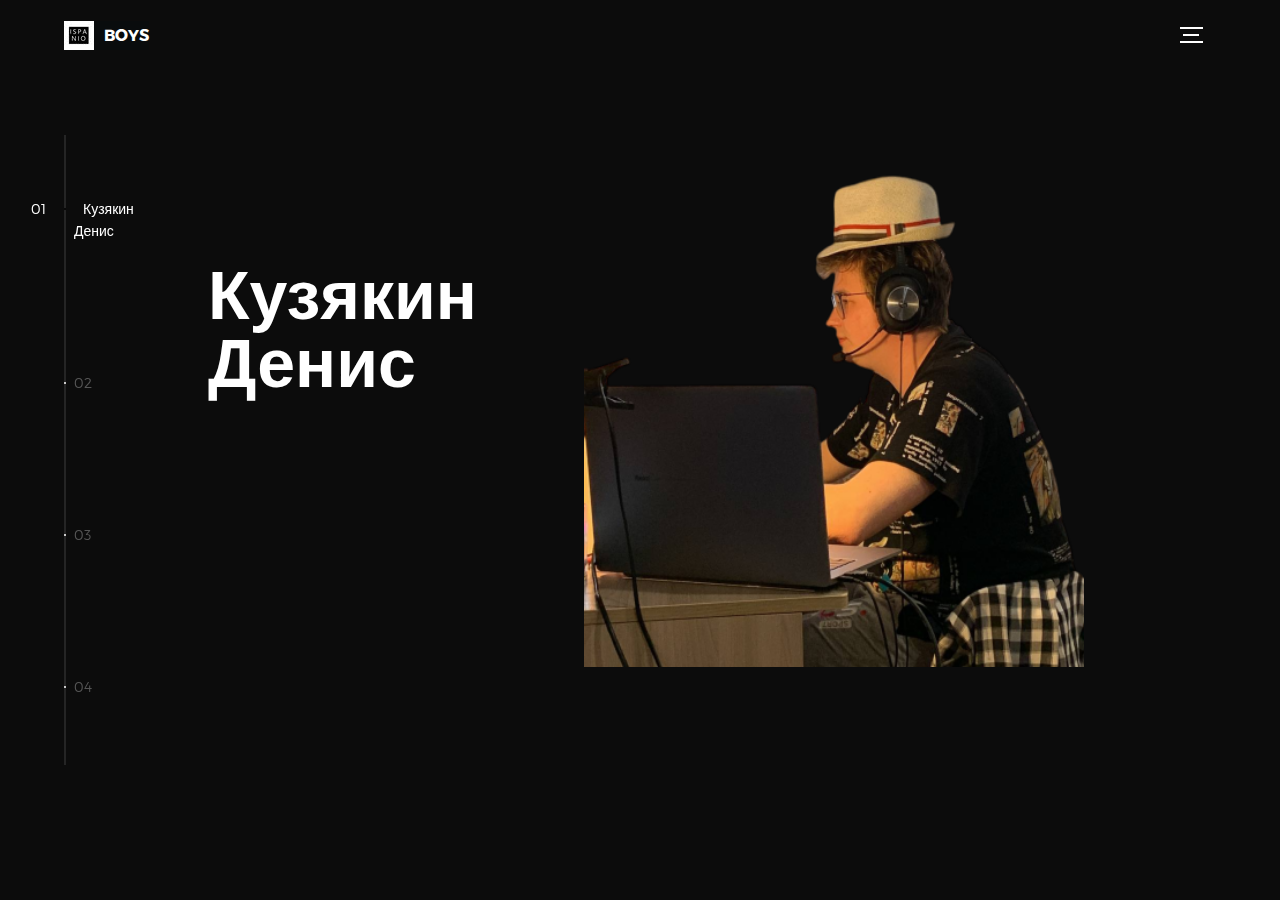
<file: demo/src/main/resources/Denis.html>
<!DOCTYPE html>
<html lang="en">
<head>
  <title>Boys</title>
  <meta charset="utf-8">
  
  <link rel="stylesheet" href="assets2/css/main.css">
</head>
<body>

<!-- notification for small viewports and landscape oriented smartphones -->
<div class="device-notification">
  <a class="device-notification--logo" href="#0">
    <img src="assets2/img/logo.png">
  </a>
</div>

<div class="perspective effect-rotate-left">
  <div class="container">
    <div class="outer-nav--return"></div>
    <div id="viewport" class="l-viewport">
      <div class="l-wrapper">
        <header class="header">
          <a class="header--logo" href="#0">
            <img src="assets2/img/logo.png" >
            <p>BOYS</p>
          </a>
         
          <div class="header--nav-toggle">
            <span></span>
          </div>
        </header>
        <nav class="l-side-nav">
          <ul class="side-nav">
            <li class="is-active"><span>Кузякин Денис</span></li>
            <li><span>Обо мне</span></li>
            <li><span>Достижения</span></li>
            <li><span>Контакты</span></li>
             
          </ul>
        </nav>
        <ul class="l-main-content main-content">
          <li class="l-section section section--is-active">
            <div class="intro">
              <div class="intro--banner">
                <h1>Кузякин<br>Денис<br></h1>
                
                  
                  </svg>
                  <span class="btn-background"></span>
                </button>
                <img src="images2\photo_2023-10-13_21-43-07.png" width="500" height="700" alt="Welcome">
              </div>
              <div class="intro--options">
                
              </div>
            </div>
          </li>
         <li class="l-section section">
            <div class="about">
              <div class="about--banner">                
                     <p style="font-size: 25px;">
                      Это Денис, наш дизайнер,<br> по совместительству гений мысли мыслан гигисли.<br> Умеет подбирать цвета и шрифт,<br> больше к сожалению ничего не умеет, <br>но амбиций МНОГО!</p>

                  
                <img src="images2\photo_2023-09-27_00-55-02.png"style="position: relative; left: 600px; bottom: 500px; width="500" height="700" >
              </div>
              
            </div>
          </li>

           <li class="l-section section">
            <div class="work">
              <h2>Достижения</h2>
              <div class="work--lockup">
                <ul class="slider">
                  <li class="slider--item slider--item-left">
                    <a href="#0">
                      <div class="slider--item-image">
                        <img src="images2\27ff3902c1363a776c9db6ee6f7d76d8-round.png" >
                      </div>
                      <p class="slider--item-title">Dota 2</p>
                      <p class="slider--item-description">
1) Имеет 57% винрейт по аккаунту<br>
2) сильнейший ученик папича с 70% винрейтом на вк<br>
3) отменил тп на антимаге<br></p>
                    </a>
                  </li>
                  <li class="slider--item slider--item-center">
                    <a href="#0">
                      <div class="slider--item-image">
                        <img src="images2\cccccccc.png" >
                      </div>
                      <p class="slider--item-title">Stepik</p>
                      <p class="slider--item-description">Прошел много конкурсов на <a href="https://stepik.org/users/653687079/"> Stepik</a></p>
                    </a>
                  </li>
                  <li class="slider--item slider--item-right">
                    <a href="#0">
                      <div class="slider--item-image">
                        <img src ="images2\28a6e4f4c3499068658a3e8c5121e9b5-round.png" >
                      </div>
                      <p class="slider--item-title">Школа</p>
                      <p class="slider--item-description">Участник олимпиады по математике "Кенгуру" 2015.</p>
                    </a>
                  </li>
                </ul>
                
                <div class="slider--prev">
                  <svg version="1.1" id="Layer_1" xmlns="http://www.w3.org/2000/svg" xmlns:xlink="http://www.w3.org/1999/xlink" x="0px" y="0px"
                  viewBox="0 0 150 118" style="enable-background:new 0 0 150 118;" xml:space="preserve">
                  <g transform="translate(0.000000,118.000000) scale(0.100000,-0.100000)">
                    <path d="M561,1169C525,1155,10,640,3,612c-3-13,1-36,8-52c8-15,134-145,281-289C527,41,562,10,590,10c22,0,41,9,61,29
                    c55,55,49,64-163,278L296,510h575c564,0,576,0,597,20c46,43,37,109-18,137c-19,10-159,13-590,13l-565,1l182,180
                    c101,99,187,188,193,199c16,30,12,57-12,84C631,1174,595,1183,561,1169z"/>
                  </g>
                  </svg>
                </div>
                <div class="slider--next">
                  <svg version="1.1" id="Layer_1" xmlns="http://www.w3.org/2000/svg" xmlns:xlink="http://www.w3.org/1999/xlink" x="0px" y="0px" viewBox="0 0 150 118" style="enable-background:new 0 0 150 118;" xml:space="preserve">
                  <g transform="translate(0.000000,118.000000) scale(0.100000,-0.100000)">
                    <path d="M870,1167c-34-17-55-57-46-90c3-15,81-100,194-211l187-185l-565-1c-431,0-571-3-590-13c-55-28-64-94-18-137c21-20,33-20,597-20h575l-192-193C800,103,794,94,849,39c20-20,39-29,61-29c28,0,63,30,298,262c147,144,272,271,279,282c30,51,23,60-219,304C947,1180,926,1196,870,1167z"/>
                  </g>
                  </svg>
                </div>
              </div>
            </div>
          </li>
          <li class="l-section section">
            <div class="contact">
              <div class="contact--lockup">
                <div class="modal">
                  <div class="modal--information">
                    <p>Tver, Russia</p>
                    <a href="mailto:ouremail@gmail.com">zozzziklk@mail.ru>
                    <a href="tel:+148126287560"> Телефон: realme 8, 128/8 Гб</a>
                  </div>
                  <ul class="modal--options">
                    
                    <li><a href="mailto:ouremail@gmail.com">Contact Us</a></li>
                  </ul>
                </div>
              </div>
            </div>
          </li>                   
         </li>
        </ul>
      </div>
    </div>
  </div>
  <ul class="outer-nav">
    <li class="is-active">Кузякин Денис </li>
    <li>Обо мне</li>
    <li>Достижения</li>
    <li>Контакты</li>
      <li><a href="index.html">Обратно</a></li>
  </ul>
</div>

<script src="https://ajax.googleapis.com/ajax/libs/jquery/2.2.4/jquery.min.js"></script>
<script>window.jQuery || document.write('<script src="assets/js/vendor/jquery-2.2.4.min.js"><\/script>')</script>
<script src="assets2/js/functions-min.js"></script>
</body>
</html>
</file>
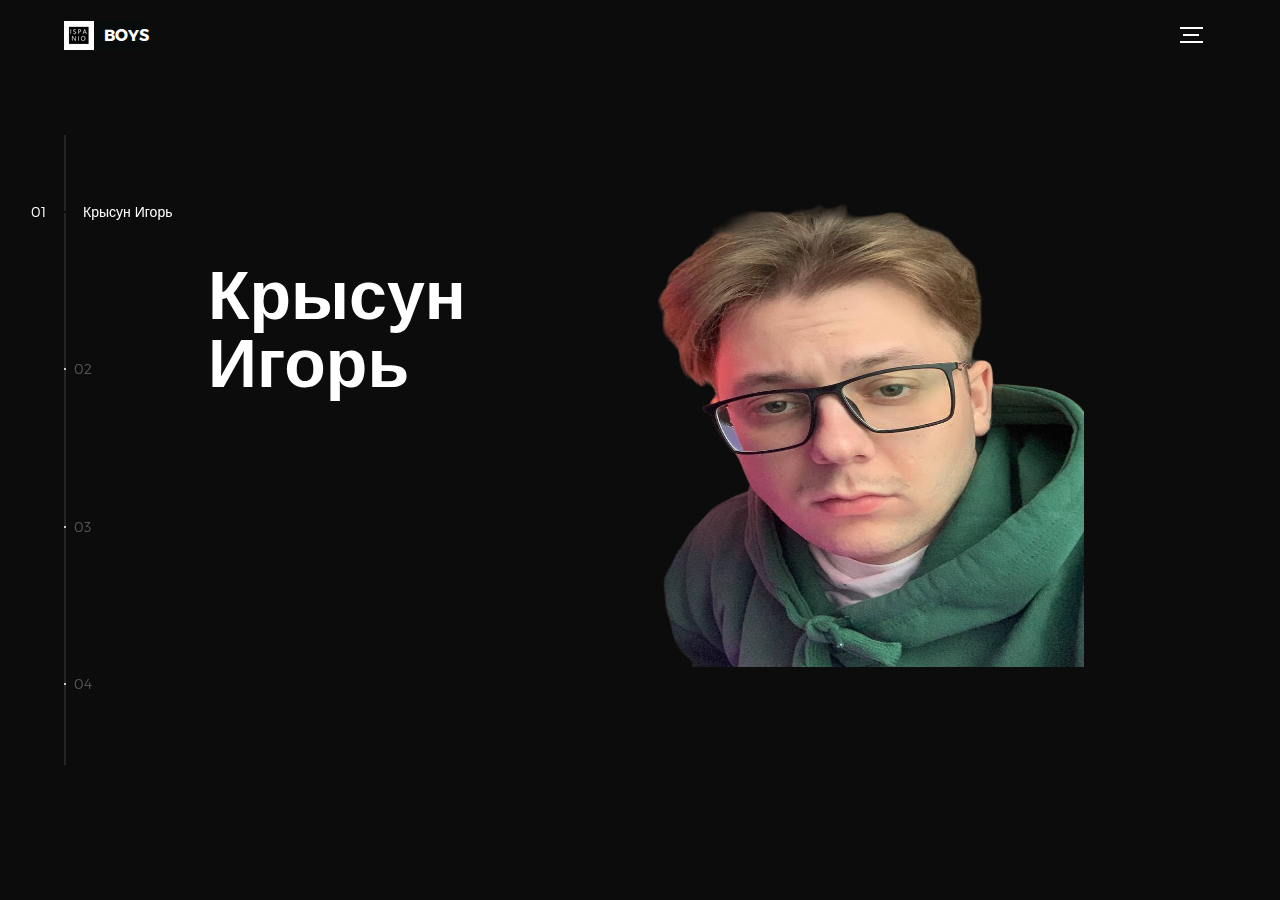
<file: demo/src/main/resources/flexx.html>
<!DOCTYPE html>
<html lang="en">
<head>
  <title>Boys</title>
  <meta charset="utf-8">
  <meta name="viewport" content="width=device-width, initial-scale=1">
  <meta http-equiv="X-UA-Compatible" content="IE=edge">
  <meta name="description" content="HTML5 website template">
  <meta name="keywords" content="global, template, html, sass, jquery">
  <meta name="author" content="Bucky Maler">
  <link rel="stylesheet" href="assets1/css/main.css">
</head>
<body>


<div class="device-notification">
  <a class="device-notification--logo" href="#0">
    <img src="assets1/img/logo.png" alt="Global">
  </a> 
</div>

<div class="perspective effect-rotate-left">
  <div class="container"><div class="outer-nav--return"></div>
    <div id="viewport" class="l-viewport">
      <div class="l-wrapper">
        <header class="header">
          <a class="header--logo" href="#0">
            <img src="assets1/img/logo.png" alt="Global">
            <p>BOYS</p>
          </a>
         
          <div class="header--nav-toggle">
            <span></span>
          </div>
        </header>
        <nav class="l-side-nav">
          <ul class="side-nav">
            <li class="is-active"><span>Крысун Игорь</span></li>
            <li><span>Обо мне</span></li>
            <li><span>Достижения</span></li>
            <li><span>Контакты</span></li>
             
          </ul>
        </nav>
        <ul class="l-main-content main-content">
          <li class="l-section section section--is-active">
            <div class="intro">
              <div class="intro--banner">
                <h1>Крысун<br>Игорь<br></h1>
                
                  
                  </svg>
                  <span class="btn-background"></span>
                </button>
                <img src="images1\photo_2023-12-01_21-04-37-PhotoRoom.png-PhotoRoom.png" width="625" height="650" alt="Welcome">
              </div>
              <div class="intro--options">
              </div>
            </div>
          </li>
         <li class="l-section section">
            <div class="about">
              <div class="about--banner">
                <font size="5"> 
                  Просто парень как говорит мой друг Олег ЛСП: <br>«Выйду на улицу, гляну на блок (Гляну на блок)<br> 
                   Или, как вы говорите — район <br>
                   Со мной мой нигга — Иго-Игорёк (Игорь)» , <br>
                   играет в фортнайт, фронт разработчик,<br>
                   да и просто крутой мужик. 
               </font>
   
                <img src="images1\photo_2023-10-12_15-32-29-PhotoRoom.png-PhotoRoom.png" width="500" height="700" >
              </div>
            </div>
          </li>

           <li class="l-section section">
            <div class="work">
              <h2>Достижения</h2>
              <div class="work--lockup">
                <ul class="slider">
                  <li class="slider--item slider--item-left">
                    <a href="#0">
                      <div class="slider--item-image">
                        <img src="images1\LIxffQs1Q5o-round.png" alt="Victory">
                      </div>
                      <p class="slider--item-title">Fortnite</p>
                      <p class="slider--item-description">Первое место среди одногруппников.</p>
                    </a>
                  </li>
                  <li class="slider--item slider--item-center">
                    <a href="#0">
                      <div class="slider--item-image">
                        <img src="images1\cccccccc.png" alt="Metiew and Smith">
                      </div>
                      <p class="slider--item-title">Stepik</p>
                      <p class="slider--item-description">Прошел много курсов на  <a href="https://stepik.org/users/653623543/"> Stepik</a>
                        </p>
                    </a>
                  </li>
                  <li class="slider--item slider--item-right">
                    <a href="#0">
                      <div class="slider--item-image">
                        <img src="images1\photo_2023-11-17_23-59-49-round.png" alt="Alex Nowak">
                      </div>
                      <p class="slider--item-title">Испанцы 2023</p>
                      <p class="slider--item-description">Тимлид величайшей команды в мире.
                      </p>
                    </a>
                  </li>
                </ul>
                <div class="slider--prev">
                  <svg version="1.1" id="Layer_1" xmlns="http://www.w3.org/2000/svg" xmlns:xlink="http://www.w3.org/1999/xlink" x="0px" y="0px"
                  viewBox="0 0 150 118" style="enable-background:new 0 0 150 118;" xml:space="preserve">
                  <g transform="translate(0.000000,118.000000) scale(0.100000,-0.100000)">
                    <path d="M561,1169C525,1155,10,640,3,612c-3-13,1-36,8-52c8-15,134-145,281-289C527,41,562,10,590,10c22,0,41,9,61,29
                    c55,55,49,64-163,278L296,510h575c564,0,576,0,597,20c46,43,37,109-18,137c-19,10-159,13-590,13l-565,1l182,180
                    c101,99,187,188,193,199c16,30,12,57-12,84C631,1174,595,1183,561,1169z"/>
                  </g>
                  </svg>
                </div>
                <div class="slider--next">
                  <svg version="1.1" id="Layer_1" xmlns="http://www.w3.org/2000/svg" xmlns:xlink="http://www.w3.org/1999/xlink" x="0px" y="0px" viewBox="0 0 150 118" style="enable-background:new 0 0 150 118;" xml:space="preserve">
                  <g transform="translate(0.000000,118.000000) scale(0.100000,-0.100000)">
                    <path d="M870,1167c-34-17-55-57-46-90c3-15,81-100,194-211l187-185l-565-1c-431,0-571-3-590-13c-55-28-64-94-18-137c21-20,33-20,597-20h575l-192-193C800,103,794,94,849,39c20-20,39-29,61-29c28,0,63,30,298,262c147,144,272,271,279,282c30,51,23,60-219,304C947,1180,926,1196,870,1167z"/>
                  </g>
                  </svg>
                </div>
              </div>
            </div>
          </li>
          <li class="l-section section">
            <div class="contact">
              <div class="contact--lockup">
                <div class="modal">
                  <div class="modal--information">
                    <p>Tilted Towers</p>
                    <a href="mailto:ouremail@gmail.com">igorflexx14@gmail.com</a>
                    <a href="tel:+148126287560">+7 904 027 52 12</a>
                  </div>
                  <ul class="modal--options">
                    <li><a href="https://t.me/ispanio228">Contact Us</a></li>
                  </ul>
                </div>
              </div>
            </div>
          </li>
        </ul>
      </div>
    </div>
  </div>
  <ul class="outer-nav">
    <li class="is-active">Крысун Игорь </li>
    <li>Обо мне</li>
    <li>Достижения</li>
    <li>Контакты</li>
    <li><a href="index.html">Обратно</a></li>
  </ul>
</div>

<script src="https://ajax.googleapis.com/ajax/libs/jquery/2.2.4/jquery.min.js"></script>
<script>window.jQuery || document.write('<script src="assets/js/vendor/jquery-2.2.4.min.js"><\/script>')</script>
<script src="assets1/js/functions-min.js"></script>
</body>
</html>
</file>
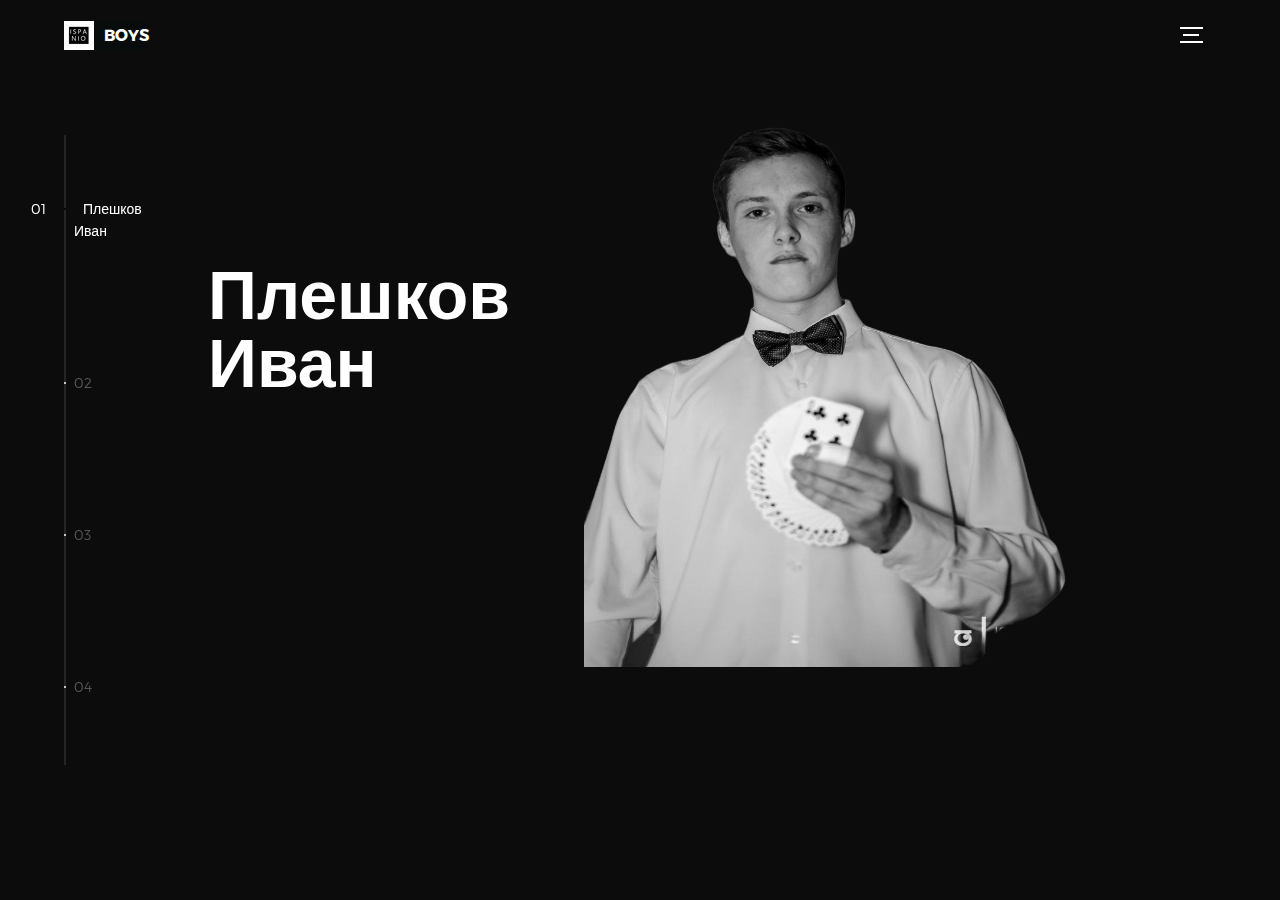
<file: demo/src/main/resources/ivan.html>
<!DOCTYPE html>
<html lang="en">
<head>
  <title>Boys</title>
  <meta charset="utf-8">
  <meta name="viewport" content="width=device-width, initial-scale=1">
  <meta http-equiv="X-UA-Compatible" content="IE=edge">
  <meta name="description" content="HTML5 website template">
  <meta name="keywords" content="global, template, html, sass, jquery">
  <meta name="author" content="Bucky Maler">
  <link rel="stylesheet" href="assets3/css/main.css">
</head>
<body>

<div class="device-notification">
  <a class="device-notification--logo" href="#0">
    <img src="assets3/img/logo.png" >
  </a> 
</div>

<div class="perspective effect-rotate-left">
  <div class="container"><div class="outer-nav--return"></div>
    <div id="viewport" class="l-viewport">
      <div class="l-wrapper">
        <header class="header">
          <a class="header--logo" href="#0">
            <img src="assets3/img/logo.png" >
            <p>BOYS</p>
          </a>
         
          <div class="header--nav-toggle">
            <span></span>
          </div>
        </header>
        <nav class="l-side-nav">
          <ul class="side-nav">
            <li class="is-active"><span>Плешков Иван</span></li>
            <li><span>Обо мне</span></li>
            <li><span>Достижения</span></li>
            <li><span>Контакты</span></li>
            
             
          </ul>
        </nav>
        <ul class="l-main-content main-content">
          <li class="l-section section section--is-active">
            <div class="intro">
              <div class="intro--banner">
                <h1>Плешков<br>Иван<br></h1>
                
                  
                  </svg>
                  <span class="btn-background"></span>
                </button>
                <img src="images3\photo_2023-10-30_12-55-58-PhotoRoom.png-PhotoRoom.png" width="500" height="700" alt="Welcome">
              </div>
              <div class="intro--options">
                
              </div>
            </div>
          </li>
         <li class="l-section section">
            <div class="about">
              <div class="about--banner">                
                     <p style="font-size: 25px;">
                      Это Иван.<br> Данная персона владеет 77% рынка криптовалют.<br>
                     Также Иван ****** и ******, <br>знаком с <a href = https://ru.wikipedia.org/wiki/%D0%9F%D1%83%D1%82%D0%B8%D0%BD,_%D0%92%D0%BB%D0%B0%D0%B4%D0%B8%D0%BC%D0%B8%D1%80_%D0%92%D0%BB%D0%B0%D0%B4%D0%B8%D0%BC%D0%B8%D1%80%D0%BE%D0%B2%D0%B8%D1%87>*******</a>.<br>
                     Данная информация<br> защищена внутренними органами РФ.</p>

                  
                <img src="images3\photo_2023-10-13_21-43-09.png" style="position: relative; left: 600px; bottom: 500px; width="500" height="700" alt="About Us">
              </div>
              
            </div>
          </li>

           <li class="l-section section">
            <div class="work">
              <h2>Достижения</h2>
              <div class="work--lockup">
                <ul class="slider">
                  <li class="slider--item slider--item-left">
                    <a href="#0">
                      <div class="slider--item-image">
                        <img src="images3\photo_2023-12-21_19-18-01-round.png" >
                      </div>
                      <p class="slider--item-title">Студенческая жизнь</p>
                      <p class="slider--item-description">Активное участие в творческой жизни факультета, участие в различных мероприятиях, конкурсах в т.ч. в "Студвесне"</p>
                    </a>
                  </li>
                  <li class="slider--item slider--item-center">
                    <a href="#0">
                      <div class="slider--item-image">
                        <img src="images3\cccccccc.png" alt="Metiew and Smith">
                      </div>
                      <p class="slider--item-title">Stepik</p>
                      <p class="slider--item-description">Прошел много конкурсов на <a href=https://stepik.org/users/653626740/profile> Stepik</a></p>
                    </a>
                  </li>
                  <li class="slider--item slider--item-right">
                    <a href="#0">
                      <div class="slider--item-image">
                        <img src="images3\photo_2023-12-21_19-17-12-round.png"  alt="Alex Nowak">
                      </div>
                      <p class="slider--item-title">Сапер</p>
                      <p class="slider--item-description">Уничтожение мировых рекордов</p>
                    </a>
                  </li>
                </ul>
                <div class="slider--prev">
                  <svg version="1.1" id="Layer_1" xmlns="http://www.w3.org/2000/svg" xmlns:xlink="http://www.w3.org/1999/xlink" x="0px" y="0px"
                  viewBox="0 0 150 118" style="enable-background:new 0 0 150 118;" xml:space="preserve">
                  <g transform="translate(0.000000,118.000000) scale(0.100000,-0.100000)">
                    <path d="M561,1169C525,1155,10,640,3,612c-3-13,1-36,8-52c8-15,134-145,281-289C527,41,562,10,590,10c22,0,41,9,61,29
                    c55,55,49,64-163,278L296,510h575c564,0,576,0,597,20c46,43,37,109-18,137c-19,10-159,13-590,13l-565,1l182,180
                    c101,99,187,188,193,199c16,30,12,57-12,84C631,1174,595,1183,561,1169z"/>
                  </g>
                  </svg>
                </div>
                <div class="slider--next">
                  <svg version="1.1" id="Layer_1" xmlns="http://www.w3.org/2000/svg" xmlns:xlink="http://www.w3.org/1999/xlink" x="0px" y="0px" viewBox="0 0 150 118" style="enable-background:new 0 0 150 118;" xml:space="preserve">
                  <g transform="translate(0.000000,118.000000) scale(0.100000,-0.100000)">
                    <path d="M870,1167c-34-17-55-57-46-90c3-15,81-100,194-211l187-185l-565-1c-431,0-571-3-590-13c-55-28-64-94-18-137c21-20,33-20,597-20h575l-192-193C800,103,794,94,849,39c20-20,39-29,61-29c28,0,63,30,298,262c147,144,272,271,279,282c30,51,23,60-219,304C947,1180,926,1196,870,1167z"/>
                  </g>
                  </svg>
                </div>
              </div>
            </div>
          </li>
          <li class="l-section section">
            <div class="contact">
              <div class="contact--lockup">
                <div class="modal">
                  <div class="modal--information">
                    <p>Rzev, Russia</p>
                    <a href="mailto:ouremail@gmail.com">Ivanpl2003ip@mail.ru</a>
                    <a href="tel:+148126287560">+7 905 603 65 89</a>
                  </div>
                  <ul class="modal--options">
                    
                    <li><a href="mailto:ouremail@gmail.com">Contact Us</a></li>
                  </ul>
                </div>
              </div>
            </div>
          </li>                   
         </li>
        </ul>
      </div>
    </div>
  </div>
  <ul class="outer-nav">
    <li class="is-active">Плешков Иван </li>
    <li>Обо мне</li>
    <li>Достижения</li>
    <li>Контакты</li>
    <li><a href="index.html">Обратно</a></li>
    
  </ul>
</div>

<script src="https://ajax.googleapis.com/ajax/libs/jquery/2.2.4/jquery.min.js"></script>
<script>window.jQuery || document.write('<script src="assets/js/vendor/jquery-2.2.4.min.js"><\/script>')</script>
<script src="assets3/js/functions-min.js"></script>
</body>
</html>
</file>
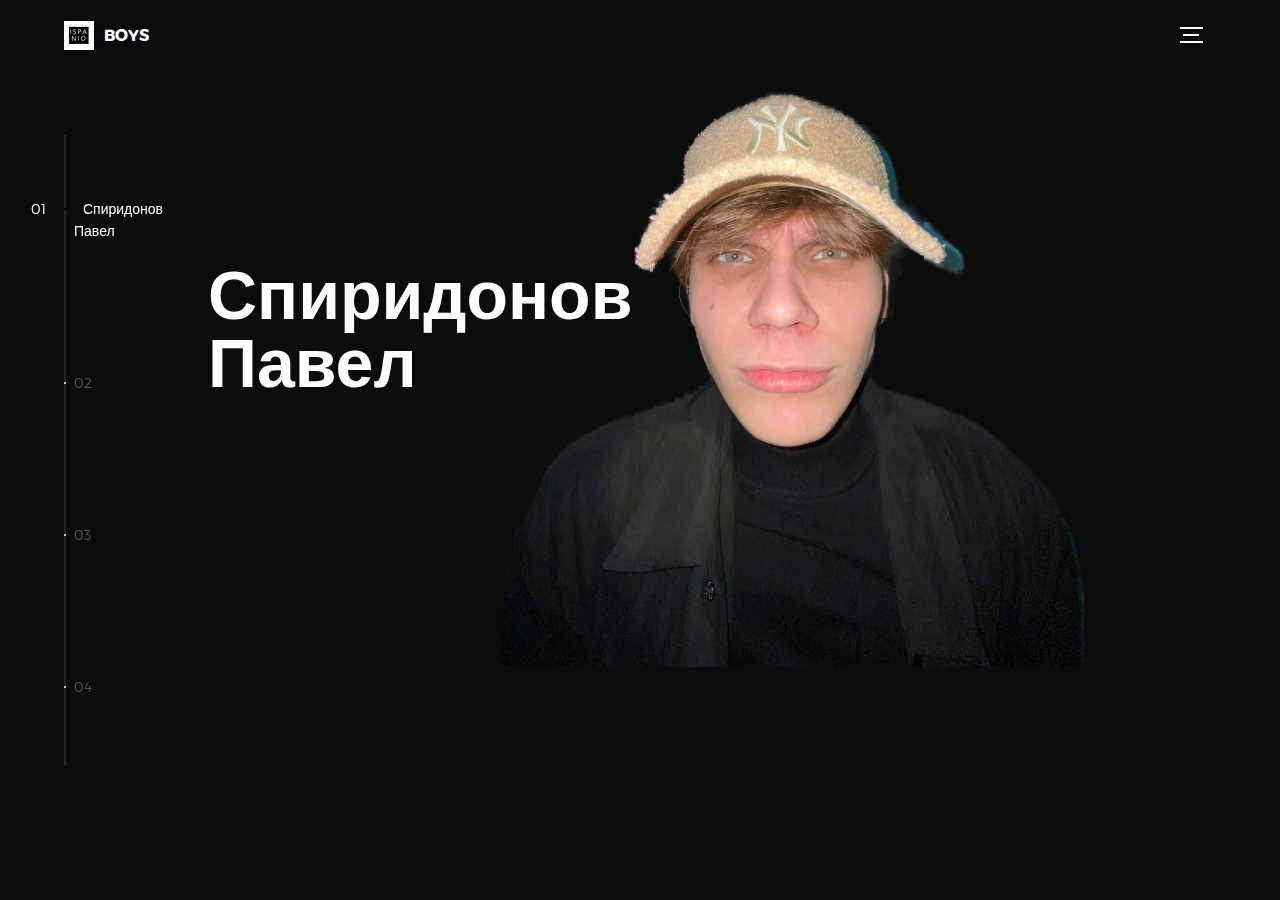
<file: demo/src/main/resources/Pavel.html>
<!DOCTYPE html>
<html lang="en">
<head>
  <title>Boys</title>
  <meta charset="utf-8">
  <meta name="viewport" content="width=device-width, initial-scale=1">
  <meta http-equiv="X-UA-Compatible" content="IE=edge">
  <meta name="description" content="HTML5 website template">
  <meta name="keywords" content="global, template, html, sass, jquery">
  <meta name="author" content="Bucky Maler">
  <link rel="stylesheet" href="assets4/css/main.css">
</head>
<body>

<!-- notification for small viewports and landscape oriented smartphones -->
<div class="device-notification">
  <a class="device-notification--logo" href="#0">
    <img src="assets4/img/logo.png" alt="Global">
    <p></p>
  </a>
  <p class="device-notification--message">Global has so much to offer that we must request you orient your device to portrait or find a larger screen. You won't be disappointed.</p>
</div>

<div class="perspective effect-rotate-left">
  <div class="container"><div class="outer-nav--return"></div>
    <div id="viewport" class="l-viewport">
      <div class="l-wrapper">
        <header class="header">
          <a class="header--logo" href="#0">
            <img src="assets4/img/logo.png" alt="Global">
            <p>BOYS</p>
          </a>
         
          <div class="header--nav-toggle">
            <span></span>
          </div>
        </header>
        <nav class="l-side-nav">
          <ul class="side-nav">
            <li class="is-active"><span>Спиридонов Павел</span></li>
            <li><span>Обо мне</span></li>
            <li><span>Достижения</span></li>
            <li><span>Контакты</span></li>
             
          </ul>
        </nav>
        <ul class="l-main-content main-content">
          <li class="l-section section section--is-active">
            <div class="intro">
              <div class="intro--banner">
                <h1>Спиридонов<br>Павел<br></h1>
                
                  
                  </svg>
                  <span class="btn-background"></span>
                </button>
                <img src="images4\1.png"width="600" height="775" alt="Welcome">
              </div>
              <div class="intro--options">
                
              </div>
            </div>
          </li>
         <li class="l-section section">
            <div class="about">
              <div class="about--banner">
                <font size="5"> Павел, топ-1 университета в Clash Royale и Го.<br>
Выдающееся знание английского языка,<br> гастролирует по Европе со стендап-туром.<br>
В 2009 году он уехал из Ростова-на-Дону в Тверь.<br>
В 2010 году, в 3-ем классе,<br> начал интересоваться логикой и точными науками,<br> что привело его в университет.<br>
Павел стал успешным предпринимателем.</font>
                
                  
                <img src="images4\photo_2023-11-02_18-00-49.png" ; style="position: relative; left: 500px; bottom: 470px;
                height: 910px; alt="About Us">
              </div>
              
            </div>
          </li>

           <li class="l-section section">
            <div class="work">
              <h2>Достижения</h2>
              <div class="work--lockup">
                <ul class="slider">
                  <li class="slider--item slider--item-left">
                    <a href="#0">
                      <div class="slider--item-image">
                        <img src="images4\3.png" >
                      </div>
                      <p class="slider--item-title">Clash Royal</p>
                      <p class="slider--item-description">Первое место среди одногруппников.</p>
                    </a>
                  </li>
                  <li class="slider--item slider--item-center">
                    <a href="#0">
                      <div class="slider--item-image">
                        <img src="images4\cccccccc.png" >
                      </div>
                      <p class="slider--item-title">Stepik</p>
                      <p class="slider--item-description"> Прошел много курсов на  <a href=https://stepik.org/users/653404397/profile> Stepik</p>
                    </a>
                  </li>
                  <li class="slider--item slider--item-right">
                    <a href="#0">
                      <div class="slider--item-image">
                        <img src="images4\5.jpg" >
                      </div>
                      <p class="slider--item-title">КВН</p>
                      <p class="slider--item-description">Состоял в команде КВН "Третий лишний" города Твери, трижды чемпион кубка ректора.</p>
                    </a>
                  </li>
                </ul>
                <div class="slider--prev">
                  <svg version="1.1" id="Layer_1" xmlns="http://www.w3.org/2000/svg" xmlns:xlink="http://www.w3.org/1999/xlink" x="0px" y="0px"
                  viewBox="0 0 150 118" style="enable-background:new 0 0 150 118;" xml:space="preserve">
                  <g transform="translate(0.000000,118.000000) scale(0.100000,-0.100000)">
                    <path d="M561,1169C525,1155,10,640,3,612c-3-13,1-36,8-52c8-15,134-145,281-289C527,41,562,10,590,10c22,0,41,9,61,29
                    c55,55,49,64-163,278L296,510h575c564,0,576,0,597,20c46,43,37,109-18,137c-19,10-159,13-590,13l-565,1l182,180
                    c101,99,187,188,193,199c16,30,12,57-12,84C631,1174,595,1183,561,1169z"/>
                  </g>
                  </svg>
                </div>
                <div class="slider--next">
                  <svg version="1.1" id="Layer_1" xmlns="http://www.w3.org/2000/svg" xmlns:xlink="http://www.w3.org/1999/xlink" x="0px" y="0px" viewBox="0 0 150 118" style="enable-background:new 0 0 150 118;" xml:space="preserve">
                  <g transform="translate(0.000000,118.000000) scale(0.100000,-0.100000)">
                    <path d="M870,1167c-34-17-55-57-46-90c3-15,81-100,194-211l187-185l-565-1c-431,0-571-3-590-13c-55-28-64-94-18-137c21-20,33-20,597-20h575l-192-193C800,103,794,94,849,39c20-20,39-29,61-29c28,0,63,30,298,262c147,144,272,271,279,282c30,51,23,60-219,304C947,1180,926,1196,870,1167z"/>
                  </g>
                  </svg>
                </div>
              </div>
            </div>
          </li>
          <li class="l-section section">
            <div class="contact">
              <div class="contact--lockup">
                <div class="modal">
                  <div class="modal--information">
                    <p>Tver, Russia</p>
                    <a href="mailto:ouremail@gmail.com">pavel.sprd@gmail.com</a>
                    <a href="tel:+148126287560">+7 962 248 56 76</a>
                  </div>
                  <ul class="modal--options">
                    
                    <li><a href="mailto:ouremail@gmail.com">Contact Us</a></li>
                  </ul>
                </div>
              </div>
            </div>
          </li>
        </ul>
      </div>
    </div>
  </div>
  <ul class="outer-nav">
    <li class="is-active">Спиридонов Павел </li>
    <li>Обо мне</li>
    <li>Достижения</li>
    <li>Контакты</li>
    <li><a href="index.html">Обратно</a></li>
  </ul>
</div>

<script src="https://ajax.googleapis.com/ajax/libs/jquery/2.2.4/jquery.min.js"></script>
<script>window.jQuery || document.write('<script src="assets/js/vendor/jquery-2.2.4.min.js"><\/script>')</script>
<script src="assets4/js/functions-min.js"></script>
</body>
</html>
</file>
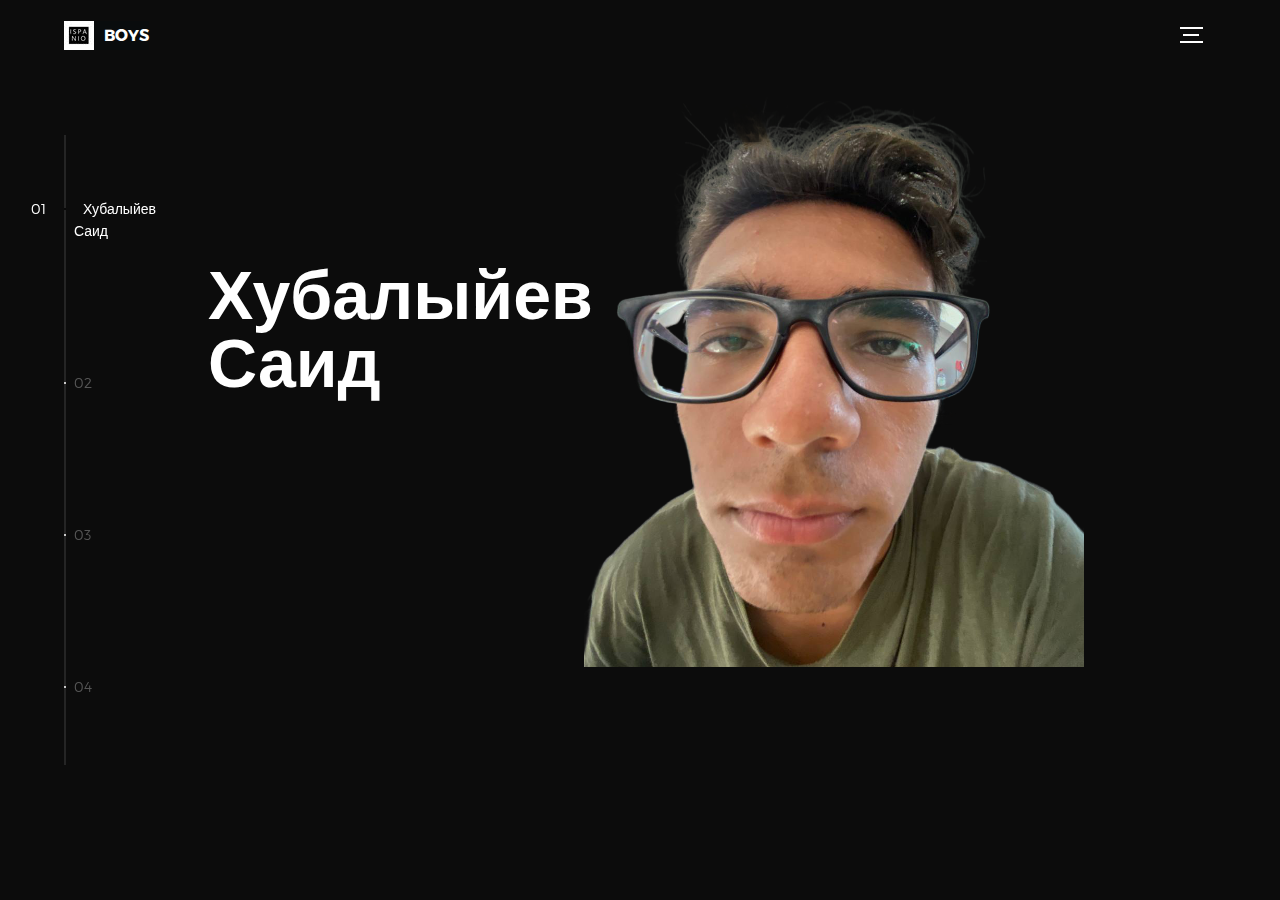
<file: demo/src/main/resources/Said.html>
<!DOCTYPE html>
<html lang="en">
<head>
  <title>Boys</title>
  <meta charset="utf-8">
  <meta name="viewport" content="width=device-width, initial-scale=1">
  <meta http-equiv="X-UA-Compatible" content="IE=edge">
  <meta name="description" content="HTML5 website template">
  <meta name="keywords" content="global, template, html, sass, jquery">
  <meta name="author" content="Bucky Maler">
  <link rel="stylesheet" href="assets5/css/main.css">
</head>
<body>


<div class="device-notification">
  <a class="device-notification--logo" href="#0">
    <img src="assets5/img/logo.png" alt="Global">
  </a>
</div>

<div class="perspective effect-rotate-left">
  <div class="container"><div class="outer-nav--return"></div>
    <div id="viewport" class="l-viewport">
      <div class="l-wrapper">
        <header class="header">
          <a class="header--logo" href="#0">
            <img src="assets5/img/logo.png">
            <p>BOYS</p>
          </a>
          
          <div class="header--nav-toggle">
            <span></span>
          </div>
        </header>
        <nav class="l-side-nav">
          <ul class="side-nav">
            <li class="is-active"><span>Хубалыйев Саид</span></li>
            <li><span>Обо мне</span></li>
            <li><span>Достижения</span></li>
            <li><span>Контакты</span></li>
             
          </ul>
        </nav>
        <ul class="l-main-content main-content">
          <li class="l-section section section--is-active">
            <div class="intro">
              <div class="intro--banner">
                <h1>Хубалыйев <br>Саид<br></h1>
                
                  
                  </svg>
                  <span class="btn-background"></span>
                </button>
                <img src="images5\photo_2023-08-07_13-45-18photoAid-removed-background.png"
                width="500" height="600" alt="Welcome">
              </div>
              <div class="intro--options">
                
              </div>
            </div>
          </li>
         <li class="l-section section">
            <div class="about">
              <div class="about--banner">

                 <font size="6">Это Саид, любитель менять аватарки, а потом спрашивать у всех
                  великолепная ли у него аватарка.<br>
                    Характеристики персонажа:<br>
                    Дата рождения: все семерки.<br>
                    Рост: постоянный.<br>
                    Вес: имеет.<br>
                    Зрение: насквозь.</font>

                
                  
                <img src="images5\photo_2023-10-02_16-53-59.png"
              </div>
                    
              
            </div>
          </li>

           <li class="l-section section">
            <div class="work">
              <h2>Достижения</h2>
              <div class="work--lockup">
                <ul class="slider">
                  <li class="slider--item slider--item-left">
                    <a href="#0">
                      <div class="slider--item-image">
                        <img src="images5\CS-2-round.png" >
                      </div>
                      <p class="slider--item-title">Conter Strike</p>
                      <p class="slider--item-description">Звание:Supreme</p>
                    </a>
                  </li>
                  <li class="slider--item slider--item-center">
                    <a href="#0">
                      <div class="slider--item-image">
                        <img src="images5\cccccccc.png" >
                      </div>
                      <p class="slider--item-title"> Stepik</p>

                      <p class="slider--item-description">Прошел много курсов на  <a href="https://stepik.org/users/652332014/profile"> Stepik</a></p>
                    </a>
                  </li>
                  <li class="slider--item slider--item-right">
                    <a href="#0">
                      <div class="slider--item-image">
                        <img src="images5\4-800x800-round.png" >
                      </div>
                      <p class="slider--item-title">Плавание</p>
                      <p class="slider--item-description">Третий юношеский разряд.</p>
                    </a>
                  </li>
                </ul>
                <div class="slider--prev">
                  <svg version="1.1" id="Layer_1" xmlns="http://www.w3.org/2000/svg" xmlns:xlink="http://www.w3.org/1999/xlink" x="0px" y="0px"
                  viewBox="0 0 150 118" style="enable-background:new 0 0 150 118;" xml:space="preserve">
                  <g transform="translate(0.000000,118.000000) scale(0.100000,-0.100000)">
                    <path d="M561,1169C525,1155,10,640,3,612c-3-13,1-36,8-52c8-15,134-145,281-289C527,41,562,10,590,10c22,0,41,9,61,29
                    c55,55,49,64-163,278L296,510h575c564,0,576,0,597,20c46,43,37,109-18,137c-19,10-159,13-590,13l-565,1l182,180
                    c101,99,187,188,193,199c16,30,12,57-12,84C631,1174,595,1183,561,1169z"/>
                  </g>
                  </svg>
                </div>
                <div class="slider--next">
                  <svg version="1.1" id="Layer_1" xmlns="http://www.w3.org/2000/svg" xmlns:xlink="http://www.w3.org/1999/xlink" x="0px" y="0px" viewBox="0 0 150 118" style="enable-background:new 0 0 150 118;" xml:space="preserve">
                  <g transform="translate(0.000000,118.000000) scale(0.100000,-0.100000)">
                    <path d="M870,1167c-34-17-55-57-46-90c3-15,81-100,194-211l187-185l-565-1c-431,0-571-3-590-13c-55-28-64-94-18-137c21-20,33-20,597-20h575l-192-193C800,103,794,94,849,39c20-20,39-29,61-29c28,0,63,30,298,262c147,144,272,271,279,282c30,51,23,60-219,304C947,1180,926,1196,870,1167z"/>
                  </g>
                  </svg>
                </div>
              </div>
            </div>
          </li>
          <li class="l-section section">
            <div class="contact">
              <div class="contact--lockup">
                <div class="modal">
                  <div class="modal--information">
                    <p>Baku, Azerbajan</p>
                    <a href="mailto:ouremail@gmail.com">alex.mamedov90@mail.ru</a>
                    <a href="tel:+148126287560">+7-901-383-363-66</a>
                  </div>
                  <ul class="modal--options">
                    
                    <li><a href="mailto:ouremail@gmail.com">Contact Us</a></li>
                  </ul>
                </div>
              </div>
            </div>
          </li> 
          </li>
        </ul>
      </div>
    </div>
  </div>
  <ul class="outer-nav">
    <li class="is-active">Хубалыйев Саид </li>
    <li>Обо мне</li>
    <li>Достижения</li>
    <li>Контакты</li>
    <li><a href="index.html">Обратно</a></li>
    
  </ul>
</div>

<script src="https://ajax.googleapis.com/ajax/libs/jquery/2.2.4/jquery.min.js"></script>
<script>window.jQuery || document.write('<script src="assets/js/vendor/jquery-2.2.4.min.js"><\/script>')</script>
<script src="assets5/js/functions-min.js"></script>
</body>
</html>
</file>
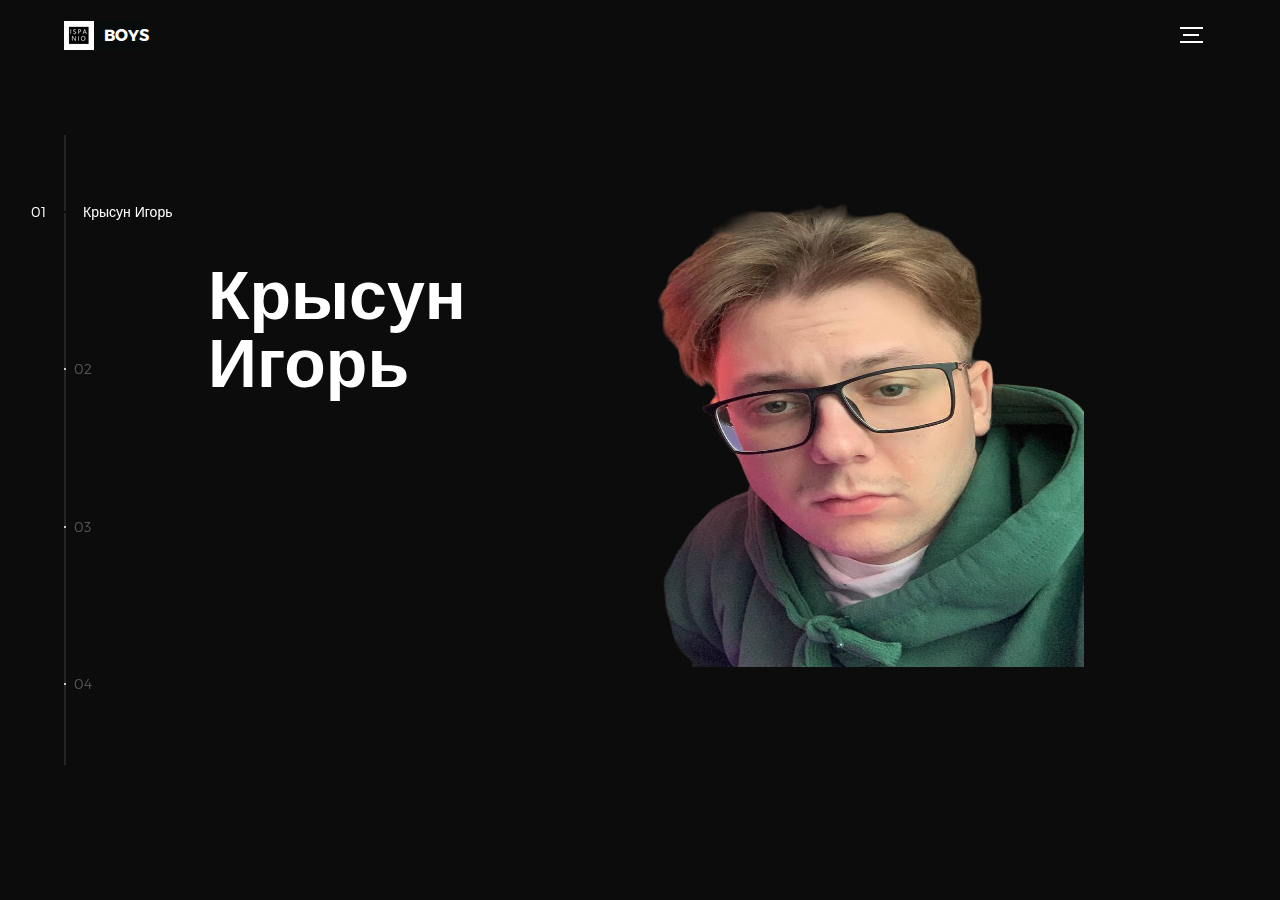
<file: demo/src/main/resources/images1/Flexx/flexx.html>
<!DOCTYPE html>
<html lang="en">
<head>
  <title>Boys</title>
  <meta charset="utf-8">
  <meta name="viewport" content="width=device-width, initial-scale=1">
  <meta http-equiv="X-UA-Compatible" content="IE=edge">
  <meta name="description" content="HTML5 website template">
  <meta name="keywords" content="global, template, html, sass, jquery">
  <meta name="author" content="Bucky Maler">
  <link rel="stylesheet" href="assets/css/main.css">
</head>
<body>


<div class="device-notification">
  <a class="device-notification--logo" href="#0">
    <img src="assets/img/logo.png" alt="Global">
  </a> 
</div>

<div class="perspective effect-rotate-left">
  <div class="container"><div class="outer-nav--return"></div>
    <div id="viewport" class="l-viewport">
      <div class="l-wrapper">
        <header class="header">
          <a class="header--logo" href="#0">
            <img src="assets/img/logo.png" alt="Global">
            <p>BOYS</p>
          </a>
         
          <div class="header--nav-toggle">
            <span></span>
          </div>
        </header>
        <nav class="l-side-nav">
          <ul class="side-nav">
            <li class="is-active"><span>Крысун Игорь</span></li>
            <li><span>Обо мне</span></li>
            <li><span>Достижения</span></li>
            <li><span>Контакты</span></li>
             
          </ul>
        </nav>
        <ul class="l-main-content main-content">
          <li class="l-section section section--is-active">
            <div class="intro">
              <div class="intro--banner">
                <h1>Крысун<br>Игорь<br></h1>
                
                  
                  </svg>
                  <span class="btn-background"></span>
                </button>
                <img src="images\photo_2023-12-01_21-04-37-PhotoRoom.png-PhotoRoom.png" width="625" height="650" alt="Welcome">
              </div>
              <div class="intro--options">
              </div>
            </div>
          </li>
         <li class="l-section section">
            <div class="about">
              <div class="about--banner">
                <font size="5"> 
                  Просто парень как говорит мой друг Олег ЛСП: <br>«Выйду на улицу, гляну на блок (Гляну на блок)<br> 
                   Или, как вы говорите — район <br>
                   Со мной мой нигга — Иго-Игорёк (Игорь)» , <br>
                   играет в фортнайт, фронт разработчик,<br>
                   да и просто крутой мужик. 
               </font>
   
                <img src="images\photo_2023-10-12_15-32-29-PhotoRoom.png-PhotoRoom.png" width="500" height="700" >
              </div>
            </div>
          </li>

           <li class="l-section section">
            <div class="work">
              <h2>Достижения</h2>
              <div class="work--lockup">
                <ul class="slider">
                  <li class="slider--item slider--item-left">
                    <a href="#0">
                      <div class="slider--item-image">
                        <img src="images\LIxffQs1Q5o-round.png" alt="Victory">
                      </div>
                      <p class="slider--item-title">Fortnite</p>
                      <p class="slider--item-description">Первое место среди одногруппников.</p>
                    </a>
                  </li>
                  <li class="slider--item slider--item-center">
                    <a href="#0">
                      <div class="slider--item-image">
                        <img src="images\cccccccc.png" alt="Metiew and Smith">
                      </div>
                      <p class="slider--item-title">Stepik</p>
                      <p class="slider--item-description">Прошел много курсов на  <a href="https://stepik.org/users/653623543/"> Stepik</a>
                        </p>
                    </a>
                  </li>
                  <li class="slider--item slider--item-right">
                    <a href="#0">
                      <div class="slider--item-image">
                        <img src="images\photo_2023-11-17_23-59-49-round.png" alt="Alex Nowak">
                      </div>
                      <p class="slider--item-title">Испанцы 2023</p>
                      <p class="slider--item-description">Тимлид величайшей команды в мире.
                      </p>
                    </a>
                  </li>
                </ul>
                <div class="slider--prev">
                  <svg version="1.1" id="Layer_1" xmlns="http://www.w3.org/2000/svg" xmlns:xlink="http://www.w3.org/1999/xlink" x="0px" y="0px"
                  viewBox="0 0 150 118" style="enable-background:new 0 0 150 118;" xml:space="preserve">
                  <g transform="translate(0.000000,118.000000) scale(0.100000,-0.100000)">
                    <path d="M561,1169C525,1155,10,640,3,612c-3-13,1-36,8-52c8-15,134-145,281-289C527,41,562,10,590,10c22,0,41,9,61,29
                    c55,55,49,64-163,278L296,510h575c564,0,576,0,597,20c46,43,37,109-18,137c-19,10-159,13-590,13l-565,1l182,180
                    c101,99,187,188,193,199c16,30,12,57-12,84C631,1174,595,1183,561,1169z"/>
                  </g>
                  </svg>
                </div>
                <div class="slider--next">
                  <svg version="1.1" id="Layer_1" xmlns="http://www.w3.org/2000/svg" xmlns:xlink="http://www.w3.org/1999/xlink" x="0px" y="0px" viewBox="0 0 150 118" style="enable-background:new 0 0 150 118;" xml:space="preserve">
                  <g transform="translate(0.000000,118.000000) scale(0.100000,-0.100000)">
                    <path d="M870,1167c-34-17-55-57-46-90c3-15,81-100,194-211l187-185l-565-1c-431,0-571-3-590-13c-55-28-64-94-18-137c21-20,33-20,597-20h575l-192-193C800,103,794,94,849,39c20-20,39-29,61-29c28,0,63,30,298,262c147,144,272,271,279,282c30,51,23,60-219,304C947,1180,926,1196,870,1167z"/>
                  </g>
                  </svg>
                </div>
              </div>
            </div>
          </li>
          <li class="l-section section">
            <div class="contact">
              <div class="contact--lockup">
                <div class="modal">
                  <div class="modal--information">
                    <p>Tilted Towers</p>
                    <a href="mailto:ouremail@gmail.com">igorflexx14@gmail.com</a>
                    <a href="tel:+148126287560">+7 904 027 52 12</a>
                  </div>
                  <ul class="modal--options">
                    <li><a href="https://t.me/ispanio228">Contact Us</a></li>
                  </ul>
                </div>
              </div>
            </div>
          </li>
        </ul>
      </div>
    </div>
  </div>
  <ul class="outer-nav">
    <li class="is-active">Крысун Игорь </li>
    <li>Обо мне</li>
    <li>Достижения</li>
    <li>Контакты</li>
    <li>Главная</li>
  </ul>
</div>

<script src="https://ajax.googleapis.com/ajax/libs/jquery/2.2.4/jquery.min.js"></script>
<script>window.jQuery || document.write('<script src="assets/js/vendor/jquery-2.2.4.min.js"><\/script>')</script>
<script src="assets/js/functions-min.js"></script>
</body>
</html>
</file>
<file: demo/src/main/resources/assets2/css/main.css>
#00000000

@font-face {
    font-family: 'Montserrat';
    src: url("fonts/Montserrat-Black.eot");
    src: local("☺"),url("fonts/Montserrat-Black.woff") format("woff"),url("fonts/Montserrat-Black.ttf") format("truetype"),url("fonts/Montserrat-Black.svg") format("svg");
    font-weight: 900;
    font-style: normal
}

@font-face {
    font-family: 'Montserrat';
    src: url("fonts/Montserrat-Bold.eot");
    src: local("☺"),url("fonts/Montserrat-Bold.woff") format("woff"),url("fonts/Montserrat-Bold.ttf") format("truetype"),url("fonts/Montserrat-Bold.svg") format("svg");
    font-weight: 700;
    font-style: normal
}

@font-face {
    font-family: 'Montserrat';
    src: url("fonts/Montserrat-Regular.eot");
    src: local("☺"),url("fonts/Montserrat-Regular.woff") format("woff"),url("fonts/Montserrat-Regular.ttf") format("truetype"),url("fonts/Montserrat-Regular.svg") format("svg");
    font-weight: 400;
    font-style: normal
}

@font-face {
    font-family: 'Montserrat';
    src: url("fonts/Montserrat-Light.eot");
    src: local("☺"),url("fonts/Montserrat-Light.woff") format("woff"),url("fonts/Montserrat-Light.ttf") format("truetype"),url("fonts/Montserrat-Light.svg") format("svg");
    font-weight: 300;
    font-style: normal
}

/*! normalize.css v3.0.2 | MIT License | git.io/normalize */
html {
    font-family: sans-serif;
    -ms-text-size-adjust: 100%;
    -webkit-text-size-adjust: 100%
}

body {
    margin: 0
}

article,aside,details,figcaption,figure,footer,header,hgroup,main,menu,nav,section,summary {
    display: block
}

audio,canvas,progress,video {
    display: inline-block;
    vertical-align: baseline
}

audio:not([controls]) {
    display: none;
    height: 0
}

[hidden],template {
    display: none
}

a {
    background-color: transparent
}

a:active,a:hover {
    outline: 0
}

abbr[title] {
    border-bottom: 1px dotted
}

b,strong {
    font-weight: bold
}

dfn {
    font-style: italic
}

h1 {
    font-size: 2em;
    margin: 0.67em 0
}

mark {
    background: #ff0;
    color: #000
}

small {
    font-size: 80%
}

sub,sup {
    font-size: 75%;
    line-height: 0;
    position: relative;
    vertical-align: baseline
}

sup {
    top: -0.5em
}

sub {
    bottom: -0.25em
}

img {
    border: 0
}

svg:not(:root) {
    overflow: hidden
}

figure {
    margin: 1em 40px
}

hr {
    box-sizing: content-box;
    height: 0
}

pre {
    overflow: auto
}

code,kbd,pre,samp {
    font-family: monospace, monospace;
    font-size: 1em
}

button,input,optgroup,select,textarea {
    color: inherit;
    font: inherit;
    margin: 0
}

button {
    overflow: visible
}

button,select {
    text-transform: none
}

button,html input[type="button"],input[type="reset"],input[type="submit"] {
    -webkit-appearance: button;
    cursor: pointer
}

button[disabled],html input[disabled] {
    cursor: default
}

button::-moz-focus-inner,input::-moz-focus-inner {
    border: 0;
    padding: 0
}

input {
    line-height: normal
}

input[type="checkbox"],input[type="radio"] {
    box-sizing: border-box;
    padding: 0
}

input[type="number"]::-webkit-inner-spin-button,input[type="number"]::-webkit-outer-spin-button {
    height: auto
}

input[type="search"] {
    -webkit-appearance: textfield;
    box-sizing: content-box
}

input[type="search"]::-webkit-search-cancel-button,input[type="search"]::-webkit-search-decoration {
    -webkit-appearance: none
}

fieldset {
    border: 1px solid #c0c0c0;
    margin: 0 2px;
    padding: 0.35em 0.625em 0.75em
}

legend {
    border: 0;
    padding: 0
}

textarea {
    overflow: auto
}

optgroup {
    font-weight: bold
}

table {
    border-collapse: collapse;
    border-spacing: 0
}

td,th {
    padding: 0
}

::-moz-selection {
    background: #FFF498
}

::selection {
    background: #FFF498
}

::-moz-selection {
    background: #FFF498
}

img::-moz-selection {
    background: transparent
}

img::selection {
    background: transparent
}

img::-moz-selection {
    background: transparent
}

body {
    -webkit-tap-highlight-color: #FFF498
}

body {
    background-color: #0c0c0c;
    font-size: 14px;
    line-height: 1.6;
    font-family: "Montserrat",sans-serif;
    color: #fff;
    -webkit-font-smoothing: antialiased;
    -webkit-text-size-adjust: 100%
}

.l-viewport {
    position: relative;
    width: 100%;
    height: 100vh;
    box-shadow: 0 0 45px 5px rgba(0,0,0,0.85);
    overflow: hidden
}

.l-wrapper {
    position: relative;
    width: 1440px;
    max-width: 90%;
    height: 100%;
    margin: 0 auto
}

.l-side-nav {
    position: absolute;
    left: 0;
    display: -webkit-box;
    display: -webkit-flex;
    display: -ms-flexbox;
    display: flex;
    height: 100%;
    -webkit-box-align: center;
    -webkit-align-items: center;
    -ms-flex-align: center;
    align-items: center
}

.l-side-nav::before {
    content: "";
    position: absolute;
    top: 50%;
    left: 0;
    -webkit-transform: translateY(-50%);
    transform: translateY(-50%);
    width: 2px;
    height: 70%;
    max-height: 750px;
    background-color: #555;
    opacity: .35;
    z-index: 10
}

@media (max-width: 1180px) {
    .l-side-nav {
        display:none
    }
}

.l-main-content {
    position: relative;
    width: 100%;
    height: 100%;
    margin: 0;
    padding: 0;
    list-style: none
}

.l-section {
    position: absolute;
    width: 100%;
    height: 100%
}

.device-notification {
    display: none;
    position: fixed;
    top: 0;
    left: 0;
    width: 100%;
    height: 100%;
    -webkit-box-orient: vertical;
    -webkit-box-direction: normal;
    -webkit-flex-direction: column;
    -ms-flex-direction: column;
    flex-direction: column;
    -webkit-box-align: center;
    -webkit-align-items: center;
    -ms-flex-align: center;
    -ms-grid-row-align: center;
    align-items: center;
    -webkit-box-pack: center;
    -webkit-justify-content: center;
    -ms-flex-pack: center;
    justify-content: center;
    background-color: #0c0c0c;
    z-index: 12
}

.device-notification--logo {
    display: -webkit-box;
    display: -webkit-flex;
    display: -ms-flexbox;
    display: flex;
    -webkit-box-align: center;
    -webkit-align-items: center;
    -ms-flex-align: center;
    align-items: center;
    text-decoration: none;
    color: #fff
}

.device-notification--logo p {
    margin: 0 0 0 10px;
    font-size: 16px;
    font-weight: 700;
    text-transform: uppercase
}

.device-notification--message {
    width: 70%;
    margin: 30px 0 0 0;
    font-weight: 700;
    text-align: center
}

@media (max-width: 767px) and (min-width: 601px) and (max-height: 680px) {
    .device-notification {
        display:-webkit-box;
        display: -webkit-flex;
        display: -ms-flexbox;
        display: flex
    }
}

@media (max-width: 600px) and (min-width: 480px) and (max-height: 580px) {
    .device-notification {
        display:-webkit-box;
        display: -webkit-flex;
        display: -ms-flexbox;
        display: flex
    }
}

@media (max-width: 736px) and (min-width: 360px) and (orientation: landscape) {
    .device-notification {
        display:-webkit-box;
        display: -webkit-flex;
        display: -ms-flexbox;
        display: flex
    }
}

@media(max-width: 359px) {
    .device-notification {
        display:-webkit-box;
        display: -webkit-flex;
        display: -ms-flexbox;
        display: flex
    }
}

.section {
    opacity: 0;
    visibility: hidden;
    -webkit-transition: opacity .4s ease-in-out,visibility 0s .4s;
    transition: opacity .4s ease-in-out,visibility 0s .4s
}

.section--is-active {
    opacity: 1;
    visibility: visible;
    z-index: 1;
    -webkit-transition: opacity .4s ease-in-out .4s;
    transition: opacity .4s ease-in-out .4s
}

.section--next {
    -webkit-transform: translateY(-45px);
    transform: translateY(-45px);
    -webkit-transition: -webkit-transform .4s ease-in-out;
    transition: -webkit-transform .4s ease-in-out;
    transition: transform .4s ease-in-out;
    transition: transform .4s ease-in-out, -webkit-transform .4s ease-in-out
}

.section--prev {
    -webkit-transform: translateY(45px);
    transform: translateY(45px);
    -webkit-transition: -webkit-transform .4s ease-in-out;
    transition: -webkit-transform .4s ease-in-out;
    transition: transform .4s ease-in-out;
    transition: transform .4s ease-in-out, -webkit-transform .4s ease-in-out
}

.header {
    position: absolute;
    top: 0;
    left: 0;
    display: -webkit-box;
    display: -webkit-flex;
    display: -ms-flexbox;
    display: flex;
    width: 100%;
    height: 70px;
    -webkit-box-align: center;
    -webkit-align-items: center;
    -ms-flex-align: center;
    align-items: center;
    -webkit-box-pack: justify;
    -webkit-justify-content: space-between;
    -ms-flex-pack: justify;
    justify-content: space-between;
    z-index: 10
}

.header--logo {
    display: -webkit-box;
    display: -webkit-flex;
    display: -ms-flexbox;
    display: flex;
    -webkit-box-align: center;
    -webkit-align-items: center;
    -ms-flex-align: center;
    align-items: center;
    text-decoration: none;
    color: #fff
}

.header--logo p {
    margin: 0 0 0 10px;
    font-size: 16px;
    font-weight: 700;
    text-transform: uppercase
}

.header--nav-toggle {
    display: -webkit-box;
    display: -webkit-flex;
    display: -ms-flexbox;
    display: flex;
    width: 50px;
    height: 50px;
    -webkit-box-orient: vertical;
    -webkit-box-direction: normal;
    -webkit-flex-direction: column;
    -ms-flex-direction: column;
    flex-direction: column;
    -webkit-box-align: center;
    -webkit-align-items: center;
    -ms-flex-align: center;
    align-items: center;
    -webkit-box-pack: center;
    -webkit-justify-content: center;
    -ms-flex-pack: center;
    justify-content: center;
    cursor: pointer
}

.header--nav-toggle span,.header--nav-toggle::before,.header--nav-toggle::after {
    content: "";
    position: relative;
    width: 16px;
    height: 2px;
    background-color: #fff
}

.header--nav-toggle::before {
    bottom: 5px;
    width: 23px
}

.header--nav-toggle::after {
    top: 5px;
    width: 23px
}

.header--cta {
    position: absolute;
    top: 50%;
    left: 50%;
    -webkit-transform: translate(-50%, -50%);
    transform: translate(-50%, -50%);
    padding: 0 20px;
    line-height: 30px;
    text-decoration: none;
    color: #fff;
    font-weight: 700;
    text-transform: uppercase;
    background-color: #0f33ff;
    border: none;
    opacity: 0;
    visibility: hidden;
    -webkit-transition: opacity .4s ease-in-out,visibility 0s .4s;
    transition: opacity .4s ease-in-out,visibility 0s .4s
}

.header--cta:focus {
    outline: none
}

.header--cta.is-active {
    opacity: 1;
    visibility: visible;
    -webkit-transition: opacity .4s ease-in-out .4s;
    transition: opacity .4s ease-in-out .4s
}

@media (max-width: 767px) {
    .header--cta {
        display:none
    }
}

.side-nav {
    position: relative;
    display: -webkit-box;
    display: -webkit-flex;
    display: -ms-flexbox;
    display: flex;
    width: 100px;
    height: 70%;
    max-height: 750px;
    -webkit-box-orient: vertical;
    -webkit-box-direction: normal;
    -webkit-flex-direction: column;
    -ms-flex-direction: column;
    flex-direction: column;
    -webkit-justify-content: space-around;
    -ms-flex-pack: distribute;
    justify-content: space-around;
    margin: 0;
    padding: 0;
    list-style-position: inside;
    z-index: 10
}

.side-nav>li {
    position: relative;
    top: -5px;
    color: #fff;
    font-size: 6px;
    cursor: pointer
}

.side-nav>li span {
    position: relative;
    top: 3px;
    left: 10px;
    color: #fff;
    font-size: 14px;
    font-weight: 300;
    opacity: 0;
    visibility: hidden
}

.side-nav>li::before {
    position: absolute;
    top: 3px;
    left: 10px;
    color: #555;
    font-size: 14px;
    font-weight: 300
}

.side-nav li:nth-child(1)::before {
    content: "01"
}

.side-nav li:nth-child(2)::before {
    content: "02"
}

.side-nav li:nth-child(3)::before {
    content: "03"
}

.side-nav li:nth-child(4)::before {
    content: "04"
}

.side-nav li:nth-child(5)::before {
    content: "05"
}

.side-nav li.is-active {
    color: #000000;
    -webkit-transition: color .4s ease-in-out;
    transition: color .4s ease-in-out
}

.side-nav li.is-active span {
    opacity: 1;
    visibility: visible;
    -webkit-transition: opacity .4s ease-in-out;
    transition: opacity .4s ease-in-out
}

.side-nav li.is-active::before {
    left: -33px;
    color: #fff
}

.intro {
    position: relative;
    display: -webkit-box;
    display: -webkit-flex;
    display: -ms-flexbox;
    display: flex;
    width: 900px;
    max-width: 75%;
    height: 100%;
    -webkit-box-orient: vertical;
    -webkit-box-direction: normal;
    -webkit-flex-direction: column;
    -ms-flex-direction: column;
    flex-direction: column;
    -webkit-box-pack: center;
    -webkit-justify-content: center;
    -ms-flex-pack: center;
    justify-content: center;
    margin: 0 auto
}

@media (max-width: 1180px) {
    .intro {
        max-width:100%
    }
}

.intro--banner {
    position: relative;
    height: 475px
}



.intro--banner h1 {
    position: relative;
    font-size: 68px;
    font-weight: 900;
    line-height: 1;
    z-index: 1
}

.intro--banner button {
    position: relative;
    padding: 5px 17px 5px 12px;
    font-weight: 700;
    text-transform: uppercase;
    background-color: transparent;
    border: none
}

.intro--banner button .btn-background {
    position: absolute;
    top: 0;
    left: 23px;
    right: 0;
    height: 100%;
    background-color: #0f33ff;
    z-index: -1;
    -webkit-transition: left .2s ease-in-out;
    transition: left .2s ease-in-out
}

.intro--banner button:hover .btn-background {
    left: 0
}

.intro--banner button:focus {
    outline: none
}

.intro--banner button svg {
    position: relative;
    left: 5px;
    width: 15px;
    fill: #fff
}

.intro--banner img {
    position: absolute;
    bottom: 21px;
    right: -12px
}

.intro--options {
    display: -webkit-box;
    display: -webkit-flex;
    display: -ms-flexbox;
    display: flex;
    -webkit-box-pack: justify;
    -webkit-justify-content: space-between;
    -ms-flex-pack: justify;
    justify-content: space-between;
    margin: 0;
    padding: 0;
    list-style: none
}

.intro--options>a {
    max-width: 250px;
    text-decoration: none;
    color: #282828;
    -webkit-transition: color .2s ease-in-out;
    transition: color .2s ease-in-out
}

.intro--options>a:hover {
    color: #fff
}

.intro--options h3 {
    font-size: 16px;
    text-transform: uppercase
}

.intro--options p {
    margin-bottom: 0
}

@media (max-width: 900px) {
    .intro--banner {
        height:380px
    }

    .intro--banner h1 {
        font-size: 55px
    }

    .intro--banner img {
        width: 430px
    }

    .intro--options>a {
        margin-right: 30px
    }

    .intro--options>a:last-child {
        margin-right: 0
    }
}

@media (max-width: 767px) {
    .intro--banner {
        height:305px
    }

    .intro--banner h1 {
        font-size: 44px
    }

    .intro--banner img {
        width: 330px
    }

    .intro--options {
        display: block
    }

    .intro--options>a {
        display: block;
        max-width: 100%;
        margin: 0 0 30px 0
    }

    .intro--options>a:last-child {
        margin-bottom: 0
    }
}

@media (max-width: 600px) {
    .intro--banner {
        height:360px
    }

    .intro--banner h1 {
        font-size: 55px
    }

    .intro--banner img {
        display: none
    }
}

@media (max-width: 600px) and (max-height: 750px) {
    .intro--banner {
        height:auto
    }

    .intro--banner::before,.intro--banner::after {
        display: none
    }

    .intro--banner h1 {
        margin-top: 0
    }

    .intro--options {
        display: none
    }
}

.work {
    position: relative;
    display: -webkit-box;
    display: -webkit-flex;
    display: -ms-flexbox;
    display: flex;
    width: 960px;
    max-width: 80%;
    height: 100%;
    -webkit-box-orient: vertical;
    -webkit-box-direction: normal;
    -webkit-flex-direction: column;
    -ms-flex-direction: column;
    flex-direction: column;
    -webkit-box-pack: center;
    -webkit-justify-content: center;
    -ms-flex-pack: center;
    justify-content: center;
    margin: 0 auto
}

@media (max-width: 1180px) {
    .work {
        max-width:100%
    }
}

.work h2 {
    margin: 0 0 20px 0;
    font-size: 30px;
    text-align: center
}

.work--lockup {
    position: relative
}

.work--lockup .slider {
    position: relative;
    display: -webkit-box;
    display: -webkit-flex;
    display: -ms-flexbox;
    display: flex;
    width: 80%;
    margin: 0 auto;
    padding: 0;
    list-style: none
}

.work--lockup .slider--item {
    position: absolute;
    display: none;
    text-align: center
}

.work--lockup .slider--item a {
    text-decoration: none;
    color: #858585
}

.work--lockup .slider--item-title {
    margin-top: 10px;
    font-size: 12px;
    font-weight: 700;
    text-transform: uppercase
}

.work--lockup .slider--item-description {
    display: none;
    max-width: 250px;
    margin: 0 auto
}

.work--lockup .slider--item-image {
    width: 150px;
    height: 150px;
    margin: 0 auto;
    border-radius: 50%;
    overflow: hidden
}

.work--lockup .slider--item-image img {
    width: 100%
}

.work--lockup .slider--item-left {
    top: 50%;
    left: 0;
    -webkit-transform: translateY(-50%);
    transform: translateY(-50%);
    display: block
}

.work--lockup .slider--item-right {
    top: 50%;
    right: 0;
    -webkit-transform: translateY(-50%);
    transform: translateY(-50%);
    display: block
}

.work--lockup .slider--item-center {
    position: relative;
    top: 30px;
    left: 50%;
    -webkit-transform: translateX(-50%);
    transform: translateX(-50%);
    display: block
}

.work--lockup .slider--item-center a {
    color: #fff
}

.work--lockup .slider--item-center .slider--item-title {
    margin-top: 25px;
    font-size: 16px
}

.work--lockup .slider--item-center .slider--item-description {
    display: block
}

.work--lockup .slider--item-center .slider--item-image {
    width: 300px;
    height: 300px
}

.work--lockup .slider--next,.work--lockup .slider--prev {
    position: absolute;
    top: 160px;
    display: -webkit-box;
    display: -webkit-flex;
    display: -ms-flexbox;
    display: flex;
    width: 50px;
    height: 50px;
    -webkit-box-align: center;
    -webkit-align-items: center;
    -ms-flex-align: center;
    align-items: center;
    -webkit-box-pack: center;
    -webkit-justify-content: center;
    -ms-flex-pack: center;
    justify-content: center;
    background-color: #282828;
    border-radius: 50%;
    cursor: pointer
}

.work--lockup .slider--next svg,.work--lockup .slider--prev svg {
    width: 20px;
    fill: #fff
}

.work--lockup .slider--next {
    right: 0
}

.work--lockup .slider--prev {
    left: 0
}

@media (max-width: 900px) {
    .work--lockup .slider--item-image {
        width:120px;
        height: 120px
    }

    .work--lockup .slider--item-center .slider--item-image {
        width: 240px;
        height: 240px
    }

    .work--lockup .slider--next,.work--lockup .slider--prev {
        top: 130px
    }
}

@media (max-width: 767px) {
    .work--lockup .slider {
        width:75%
    }

    .work--lockup .slider--item-image {
        width: 90px;
        height: 90px
    }

    .work--lockup .slider--item-center .slider--item-image {
        width: 190px;
        height: 190px
    }

    .work--lockup .slider--next,.work--lockup .slider--prev {
        top: 105px
    }
}

@media (max-width: 600px) {
    .work--lockup .slider {
        width:auto
    }

    .work--lockup .slider--item-left,.work--lockup .slider--item-right {
        display: none
    }
}

.about {
    position: relative;
    display: -webkit-box;
    display: -webkit-flex;
    display: -ms-flexbox;
    display: flex;
    width: 900px;
    max-width: 75%;
    height: 100%;
    -webkit-box-orient: vertical;
    -webkit-box-direction: normal;
    -webkit-flex-direction: column;
    -ms-flex-direction: column;
    flex-direction: column;
    -webkit-box-pack: center;
    -webkit-justify-content: center;
    -ms-flex-pack: center;
    justify-content: center;
    margin: 0 auto
}

@media (max-width: 1180px) {
    .about {
        max-width:100%
    }
}

.about--banner {
    position: relative;
    height: 475px
}

.about--banner::before {
    content: "";
    position: absolute;
    top: 20px;
    left: 200px;
    -webkit-transform: rotate(-25deg);
    transform: rotate(-25deg);
    border: 5px solid #00000000
;
    border-right-color: #00000000;
    border-bottom-color: #00000000

}

.about--banner::after {
    content: "";
    position: absolute;
    top: 75px;
    left: 400px;
    -webkit-transform: rotate(45deg);
    transform: rotate(45deg);
    width: 10px;
    height: 10px;
    background-color: #00000000

}

.about--banner h2 {
    position: relative;
    margin-top: 35px;
    font-size: 68px;
    font-weight: 900;
    line-height: 1;
    z-index: 1
}

.about--banner h2::before {
    content: "";
    position: absolute;
    top: 60px;
    left: 268px;
    width: 30px;
    height: 30px;
    background-color: #00000000;

    border-radius: 50%
}

.about--banner h2::after {
    content: "";
    position: absolute;
    top: 255px;
    left: 255px;
    width: 10px;
    height: 10px;
    background-color: #00000000

}

.about--banner a {
    padding: 5px 17px 5px 0;
    text-decoration: none;
    color: #fff;
    font-weight: 700;
    text-transform: uppercase;
    background-color: #00000000

}

.about--banner a:hover svg {
    left: 10px
}

.about--banner a svg {
    position: relative;
    left: 5px;
    width: 15px;
    fill: #fff;
    -webkit-transition: left .2s ease-in-out;
    transition: left .2s ease-in-out
}

.about--banner img {
    position: absolute;
    bottom: -90px;
    right: -12px
}

.about--options {
    display: -webkit-box;
    display: -webkit-flex;
    display: -ms-flexbox;
    display: flex;
    max-width: 600px;
    -webkit-box-pack: justify;
    -webkit-justify-content: space-between;
    -ms-flex-pack: justify;
    justify-content: space-between;
    margin: 0;
    padding: 0;
    list-style: none
}

.about--options>a {
    position: relative;
    width: 150px;
    height: 75px;
    text-decoration: none;
    color: #fff;
    border: 10px solid #0f33ff;
    background-position: center;
    background-size: cover;
    background-repeat: no-repeat
}

.about--options>a:nth-child(1) {
    background-image: url("../img/about-winners.jpg")
}

.about--options>a:nth-child(2) {
    background-image: url("../img/about-philosophy.jpg")
}

.about--options>a:nth-child(3) {
    background-image: url("../img/about-history.jpg")
}

.about--options>a:hover h3 {
    bottom: -50px
}

.about--options h3 {
    position: absolute;
    bottom: -38px;
    left: 10px;
    font-size: 16px;
    text-transform: uppercase;
    -webkit-transition: bottom .2s ease-in-out,left .2s ease-in-out;
    transition: bottom .2s ease-in-out,left .2s ease-in-out
}

@media (max-width: 767px) {
    .about--banner {
        height:305px
    }

    .about--banner::before {
        top: 0;
        left: 125px
    }

    .about--banner::after {
        top: 35px;
        left: 260px
    }

    .about--banner h2 {
        margin-top: 10px;
        font-size: 44px
    }

    .about--banner h2::before {
        top: 28px;
        left: 168px
    }

    .about--banner h2::after {
        top: 163px;
        left: 163px
    }

    .about--banner img {
        width: 315px
    }
}

@media (max-width: 600px) {
    .about--banner {
        height:auto
    }

    .about--banner::before {
        left: 155px
    }

    .about--banner::after {
        left: 310px
    }

    .about--banner h2 {
        margin-top: 0;
        font-size: 55px
    }

    .about--banner h2::before {
        top: 43px;
        left: 214px
    }

    .about--banner h2::after {
        top: 205px;
        left: 205px
    }

    .about--banner img {
        display: none
    }

    .about--options {
        display: none
    }
}

.contact {
    position: fixed;
    top: 0;
    left: 0;
    width: 100%;
    height: 100%;
    background-image: url("../img/contact-visual.png");
    background-position: center;
    background-size: cover;
    background-repeat: no-repeat
}

.contact--lockup {
    position: relative;
    display: -webkit-box;
    display: -webkit-flex;
    display: -ms-flexbox;
    display: flex;
    width: 900px;
    max-width: 75%;
    height: 100%;
    -webkit-box-align: center;
    -webkit-align-items: center;
    -ms-flex-align: center;
    align-items: center;
    -webkit-box-pack: end;
    -webkit-justify-content: flex-end;
    -ms-flex-pack: end;
    justify-content: flex-end;
    margin: 0 auto
}

@media (max-width: 1180px) {
    .contact--lockup {
        max-width:90%
    }
}

@media (max-width: 767px) {
    .contact--lockup {
        -webkit-box-pack:center;
        -webkit-justify-content: center;
        -ms-flex-pack: center;
        justify-content: center
    }
}

.contact--lockup .modal {
    padding: 45px 45px;
    text-align: center;
    background-color: #0c0c0c;
    box-shadow: 0 0 30px 0 rgba(0,0,0,0.75)
}

.contact--lockup .modal--information p,.contact--lockup .modal--information a {
    display: block;
    margin: 14px 0;
    text-decoration: none;
    color: #fff;
    font-weight: 700
}

.contact--lockup .modal--information p {
    margin-top: 0
}

.contact--lockup .modal--options {
    margin: 0;
    padding: 0;
    list-style: none
}

.contact--lockup .modal--options>li {
    width: 130px;
    margin: 0 auto 25px auto
}

.contact--lockup .modal--options li:nth-child(1) {
    background-color: #1769ff
}

.contact--lockup .modal--options li:nth-child(2) {
    background-color: #ea4c89
}

.contact--lockup .modal--options li:nth-child(3) {
    margin-bottom: 0;
    background-color: white;
    text-transform: uppercase
}

.contact--lockup .modal--options a {
    display: block;
    width: 100%;
    padding: 8px 0;
    text-decoration: none;
    color: white ;
    font-weight: 700
}
a {
    background-color: #090c0d;
}


.hire {
    position: relative;
    display: -webkit-box;
    display: -webkit-flex;
    display: -ms-flexbox;
    display: flex;
    width: 700px;
    max-width: 75%;
    height: 100%;
    -webkit-box-orient: vertical;
    -webkit-box-direction: normal;
    -webkit-flex-direction: column;
    -ms-flex-direction: column;
    flex-direction: column;
    -webkit-box-pack: center;
    -webkit-justify-content: center;
    -ms-flex-pack: center;
    justify-content: center;
    margin: 0 auto
}

@media (max-width: 1180px) {
    .hire {
        max-width:100%
    }
}

.hire h2 {
    margin: 0 0 20px 0;
    font-size: 30px;
    text-align: center
}

.work-request {
    display: -webkit-box;
    display: -webkit-flex;
    display: -ms-flexbox;
    display: flex;
    width: 100%;
    -webkit-box-orient: vertical;
    -webkit-box-direction: normal;
    -webkit-flex-direction: column;
    -ms-flex-direction: column;
    flex-direction: column;
    -webkit-box-align: center;
    -webkit-align-items: center;
    -ms-flex-align: center;
    align-items: center;
    color: #fff
}

.work-request input[type="submit"] {
    width: 400px;
    max-width: 100%;
    line-height: 50px;
    font-size: 16px;
    font-weight: 700;
    text-transform: uppercase;
    background-color: #0f33ff;
    border: none;
    border-radius: 0
}

.work-request input[type="submit"]:focus {
    outline: none
}

.work-request--options {
    display: -webkit-box;
    display: -webkit-flex;
    display: -ms-flexbox;
    display: flex;
    width: 100%;
    -webkit-box-orient: vertical;
    -webkit-box-direction: normal;
    -webkit-flex-direction: column;
    -ms-flex-direction: column;
    flex-direction: column;
    -webkit-box-align: center;
    -webkit-align-items: center;
    -ms-flex-align: center;
    align-items: center;
    margin: 30px 0
}

.work-request--options .options-a {
    display: -webkit-box;
    display: -webkit-flex;
    display: -ms-flexbox;
    display: flex;
    width: 100%;
    -webkit-box-pack: justify;
    -webkit-justify-content: space-between;
    -ms-flex-pack: justify;
    justify-content: space-between
}

.work-request--options .options-b {
    display: -webkit-box;
    display: -webkit-flex;
    display: -ms-flexbox;
    display: flex;
    width: 72%;
    -webkit-flex-wrap: wrap;
    -ms-flex-wrap: wrap;
    flex-wrap: wrap;
    -webkit-justify-content: space-around;
    -ms-flex-pack: distribute;
    justify-content: space-around
}

.work-request--options label {
    display: block;
    width: 200px;
    margin-bottom: 30px;
    line-height: 50px;
    font-size: 16px;
    font-weight: 700;
    text-align: center;
    border: 2px solid #fff;
    cursor: pointer;
    -webkit-transition: background-color .2s ease-in-out,border-color .2s ease-in-out;
    transition: background-color .2s ease-in-out,border-color .2s ease-in-out
}

.work-request--options label svg {
    position: relative;
    left: -5px;
    width: 0;
    fill: #fff;
    -webkit-transition: width .2s ease-in-out;
    transition: width .2s ease-in-out
}

.work-request--options input[type="checkbox"] {
    display: none
}

.work-request--options input[type="checkbox"]:checked+label {
    background-color: #0f33ff;
    border-color: #0f33ff
}

.work-request--options input[type="checkbox"]:checked+label svg {
    width: 15px
}

.work-request--information {
    display: -webkit-box;
    display: -webkit-flex;
    display: -ms-flexbox;
    display: flex;
    width: 100%;
    -webkit-box-pack: justify;
    -webkit-justify-content: space-between;
    -ms-flex-pack: justify;
    justify-content: space-between;
    margin-bottom: 60px
}

.work-request--information .information-name,.work-request--information .information-email {
    position: relative;
    width: 45%;
    height: 50px;
    font-size: 30px;
    font-weight: 300
}

.work-request--information input[type="text"],.work-request--information input[type="email"] {
    width: 100%;
    padding: 0 0 5px 0;
    background-color: transparent;
    border: none;
    border-bottom: 1px solid #fff;
    border-radius: 0
}

.work-request--information input[type="text"]:focus,.work-request--information input[type="email"]:focus {
    outline: none;
    background-color: #0c0c0c
}

.work-request--information label {
    position: absolute;
    top: 0;
    left: 0;
    pointer-events: none;
    -webkit-transition: top .2s ease-in-out,font-size .2s ease-in-out;
    transition: top .2s ease-in-out,font-size .2s ease-in-out
}

.work-request--information input:focus+label,.work-request--information input.has-value+label {
    top: -15px;
    font-size: 14px
}

@media (max-width: 767px) {
    .work-request--options {
        -webkit-box-orient:horizontal;
        -webkit-box-direction: normal;
        -webkit-flex-direction: row;
        -ms-flex-direction: row;
        flex-direction: row;
        -webkit-justify-content: space-around;
        -ms-flex-pack: distribute;
        justify-content: space-around
    }

    .work-request--options .options-a,.work-request--options .options-b {
        display: block;
        width: auto
    }
}

@media (max-width: 600px) {
    .work-request--options {
        margin:20px 0
    }
}

@media (max-width: 600px) and (max-width: 415px) {
    .work-request--options {
        -webkit-box-pack:justify;
        -webkit-justify-content: space-between;
        -ms-flex-pack: justify;
        justify-content: space-between
    }
}

@media (max-width: 600px) {
    .work-request--options label {
        width:150px;
        margin-bottom: 15px;
        font-size: 14px
    }

    .work-request--options input[type="checkbox"]:checked+label svg {
        width: 12px
    }

    .work-request--information {
        margin-bottom: 30px
    }

    .work-request--information .information-name,.work-request--information .information-email {
        height: 40px;
        font-size: 24px
    }
}

.perspective {
    position: relative;
    width: 100%;
    height: 100%;
    overflow: hidden
}

.perspective--modalview {
    position: fixed;
    -webkit-perspective: 1500px;
    perspective: 1500px
}

.container {
    position: relative;
    -webkit-transform: translateZ(0) translateX(0) rotateY(0deg);
    transform: translateZ(0) translateX(0) rotateY(0deg);
    min-height: 100%;
    outline: 30px solid #0f33ff;
    -webkit-transition: -webkit-transform .4s;
    transition: -webkit-transform .4s;
    transition: transform .4s;
    transition: transform .4s, -webkit-transform .4s
}

.modalview .container {
    position: absolute;
    width: 100%;
    height: 100%;
    overflow: hidden;
    -webkit-backface-visibility: hidden;
    backface-visibility: hidden
}

.effect-rotate-left .container {
    -webkit-transform-origin: 0% 50%;
    transform-origin: 0% 50%;
    -webkit-transition: -webkit-transform .4s;
    transition: -webkit-transform .4s;
    transition: transform .4s;
    transition: transform .4s, -webkit-transform .4s
}

.effect-rotate-left--animate .container {
    -webkit-transform: translateZ(-1800px) translateX(-50%) rotateY(45deg);
    transform: translateZ(-1800px) translateX(-50%) rotateY(45deg);
    outline: 30px solid #ffffff
}

.outer-nav {
    position: absolute;
    top: 50%;
    left: 55%;
    -webkit-transform: translateY(-50%);
    transform: translateY(-50%);
    -webkit-transform-style: preserve-3d;
    transform-style: preserve-3d;
    margin: 0;
    padding: 0;
    list-style: none;
    text-align: center;
    visibility: hidden;
    -webkit-transition: visibility 0s .2s;
    transition: visibility 0s .2s
}

.outer-nav.is-vis {
    visibility: visible
}

.outer-nav--return {
    position: absolute;
    top: 0;
    left: 0;
    width: 100%;
    height: 100%;
    display: none;
    cursor: pointer;
    z-index: 11
}

.outer-nav--return.is-vis {
    display: block
}

.outer-nav>li {
    -webkit-transform-style: preserve-3d;
    transform-style: preserve-3d;
    -webkit-transform: translateX(350px) translateZ(-1000px);
    transform: translateX(350px) translateZ(-1000px);
    font-size: 55px;
    font-weight: 900;
    opacity: 0;
    cursor: pointer;
    -webkit-transition: opacity .2s,-webkit-transform .2s;
    transition: opacity .2s,-webkit-transform .2s;
    transition: transform .2s,opacity .2s;
    transition: transform .2s,opacity .2s,-webkit-transform .2s
}

.outer-nav>li.is-vis {
    -webkit-transform: translateX(0) translateZ(0);
    transform: translateX(0) translateZ(0);
    opacity: 1;
    -webkit-transition: opacity .4s,-webkit-transform .4s;
    transition: opacity .4s,-webkit-transform .4s;
    transition: transform .4s,opacity .4s;
    transition: transform .4s,opacity .4s,-webkit-transform .4s
}

.outer-nav>li::before {
    content: "";
    position: absolute;
    top: 50%;
    left: 50%;
    -webkit-transform: translate(-50%, -25%);
    transform: translate(-50%, -25%);
    width: 110%;
    height: 15px;
    opacity: 0;
    background-color: #000000
}

.outer-nav>li.is-active::before {
    opacity: 1
}

@media (max-width: 767px) {
    .outer-nav>li {
        font-size:44px
    }
}

@media (max-width: 600px) {
    .outer-nav>li {
        font-size:34px
    }
}

.outer-nav li.is-vis:nth-child(2) {
    -webkit-transition-delay: .04s;
    transition-delay: .04s
}

.outer-nav li.is-vis:nth-child(3) {
    -webkit-transition-delay: .08s;
    transition-delay: .08s
}

.outer-nav li.is-vis:nth-child(4) {
    -webkit-transition-delay: .12s;
    transition-delay: .12s
}

.outer-nav li.is-vis:nth-child(5) {
    -webkit-transition-delay: .16s;
    transition-delay: .16s
}
</file>
<file: demo/src/main/resources/assets1/css/main.css>
#00000000

@font-face {
    font-family: 'Montserrat';
    src: url("fonts/Montserrat-Black.eot");
    src: local("☺"),url("fonts/Montserrat-Black.woff") format("woff"),url("fonts/Montserrat-Black.ttf") format("truetype"),url("fonts/Montserrat-Black.svg") format("svg");
    font-weight: 900;
    font-style: normal
}

@font-face {
    font-family: 'Montserrat';
    src: url("fonts/Montserrat-Bold.eot");
    src: local("☺"),url("fonts/Montserrat-Bold.woff") format("woff"),url("fonts/Montserrat-Bold.ttf") format("truetype"),url("fonts/Montserrat-Bold.svg") format("svg");
    font-weight: 700;
    font-style: normal
}

@font-face {
    font-family: 'Montserrat';
    src: url("fonts/Montserrat-Regular.eot");
    src: local("☺"),url("fonts/Montserrat-Regular.woff") format("woff"),url("fonts/Montserrat-Regular.ttf") format("truetype"),url("fonts/Montserrat-Regular.svg") format("svg");
    font-weight: 400;
    font-style: normal
}

@font-face {
    font-family: 'Montserrat';
    src: url("fonts/Montserrat-Light.eot");
    src: local("☺"),url("fonts/Montserrat-Light.woff") format("woff"),url("fonts/Montserrat-Light.ttf") format("truetype"),url("fonts/Montserrat-Light.svg") format("svg");
    font-weight: 300;
    font-style: normal
}

/*! normalize.css v3.0.2 | MIT License | git.io/normalize */
html {
    font-family: sans-serif;
    -ms-text-size-adjust: 100%;
    -webkit-text-size-adjust: 100%
}

body {
    margin: 0
}

article,aside,details,figcaption,figure,footer,header,hgroup,main,menu,nav,section,summary {
    display: block
}

audio,canvas,progress,video {
    display: inline-block;
    vertical-align: baseline
}

audio:not([controls]) {
    display: none;
    height: 0
}

[hidden],template {
    display: none
}

a {
    background-color: transparent
}

a:active,a:hover {
    outline: 0
}

abbr[title] {
    border-bottom: 1px dotted
}

b,strong {
    font-weight: bold
}

dfn {
    font-style: italic
}

h1 {
    font-size: 2em;
    margin: 0.67em 0
}

mark {
    background: #ff0;
    color: #000
}

small {
    font-size: 80%
}

sub,sup {
    font-size: 75%;
    line-height: 0;
    position: relative;
    vertical-align: baseline
}

sup {
    top: -0.5em
}

sub {
    bottom: -0.25em
}

img {
    border: 0
}

svg:not(:root) {
    overflow: hidden
}

figure {
    margin: 1em 40px
}

hr {
    box-sizing: content-box;
    height: 0
}

pre {
    overflow: auto
}

code,kbd,pre,samp {
    font-family: monospace, monospace;
    font-size: 1em
}

button,input,optgroup,select,textarea {
    color: inherit;
    font: inherit;
    margin: 0
}

button {
    overflow: visible
}

button,select {
    text-transform: none
}

button,html input[type="button"],input[type="reset"],input[type="submit"] {
    -webkit-appearance: button;
    cursor: pointer
}

button[disabled],html input[disabled] {
    cursor: default
}

button::-moz-focus-inner,input::-moz-focus-inner {
    border: 0;
    padding: 0
}

input {
    line-height: normal
}

input[type="checkbox"],input[type="radio"] {
    box-sizing: border-box;
    padding: 0
}

input[type="number"]::-webkit-inner-spin-button,input[type="number"]::-webkit-outer-spin-button {
    height: auto
}

input[type="search"] {
    -webkit-appearance: textfield;
    box-sizing: content-box
}

input[type="search"]::-webkit-search-cancel-button,input[type="search"]::-webkit-search-decoration {
    -webkit-appearance: none
}

fieldset {
    border: 1px solid #c0c0c0;
    margin: 0 2px;
    padding: 0.35em 0.625em 0.75em
}

legend {
    border: 0;
    padding: 0
}

textarea {
    overflow: auto
}

optgroup {
    font-weight: bold
}

table {
    border-collapse: collapse;
    border-spacing: 0
}

td,th {
    padding: 0
}

::-moz-selection {
    background: #FFF498
}

::selection {
    background: #FFF498
}

::-moz-selection {
    background: #FFF498
}

img::-moz-selection {
    background: transparent
}

img::selection {
    background: transparent
}

img::-moz-selection {
    background: transparent
}

body {
    -webkit-tap-highlight-color: #FFF498
}

body {
    background-color: #0c0c0c;
    font-size: 14px;
    line-height: 1.6;
    font-family: "Montserrat",sans-serif;
    color: #fff;
    -webkit-font-smoothing: antialiased;
    -webkit-text-size-adjust: 100%
}

.l-viewport {
    position: relative;
    width: 100%;
    height: 100vh;
    box-shadow: 0 0 45px 5px rgba(0,0,0,0.85);
    overflow: hidden
}

.l-wrapper {
    position: relative;
    width: 1440px;
    max-width: 90%;
    height: 100%;
    margin: 0 auto
}

.l-side-nav {
    position: absolute;
    left: 0;
    display: -webkit-box;
    display: -webkit-flex;
    display: -ms-flexbox;
    display: flex;
    height: 100%;
    -webkit-box-align: center;
    -webkit-align-items: center;
    -ms-flex-align: center;
    align-items: center
}

.l-side-nav::before {
    content: "";
    position: absolute;
    top: 50%;
    left: 0;
    -webkit-transform: translateY(-50%);
    transform: translateY(-50%);
    width: 2px;
    height: 70%;
    max-height: 750px;
    background-color: #555;
    opacity: .35;
    z-index: 10
}

@media (max-width: 1180px) {
    .l-side-nav {
        display:none
    }
}

.l-main-content {
    position: relative;
    width: 100%;
    height: 100%;
    margin: 0;
    padding: 0;
    list-style: none
}

.l-section {
    position: absolute;
    width: 100%;
    height: 100%
}

.device-notification {
    display: none;
    position: fixed;
    top: 0;
    left: 0;
    width: 100%;
    height: 100%;
    -webkit-box-orient: vertical;
    -webkit-box-direction: normal;
    -webkit-flex-direction: column;
    -ms-flex-direction: column;
    flex-direction: column;
    -webkit-box-align: center;
    -webkit-align-items: center;
    -ms-flex-align: center;
    -ms-grid-row-align: center;
    align-items: center;
    -webkit-box-pack: center;
    -webkit-justify-content: center;
    -ms-flex-pack: center;
    justify-content: center;
    background-color: #0c0c0c;
    z-index: 12
}

.device-notification--logo {
    display: -webkit-box;
    display: -webkit-flex;
    display: -ms-flexbox;
    display: flex;
    -webkit-box-align: center;
    -webkit-align-items: center;
    -ms-flex-align: center;
    align-items: center;
    text-decoration: none;
    color: #fff
}

.device-notification--logo p {
    margin: 0 0 0 10px;
    font-size: 16px;
    font-weight: 700;
    text-transform: uppercase
}

.device-notification--message {
    width: 70%;
    margin: 30px 0 0 0;
    font-weight: 700;
    text-align: center
}

@media (max-width: 767px) and (min-width: 601px) and (max-height: 680px) {
    .device-notification {
        display:-webkit-box;
        display: -webkit-flex;
        display: -ms-flexbox;
        display: flex
    }
}

@media (max-width: 600px) and (min-width: 480px) and (max-height: 580px) {
    .device-notification {
        display:-webkit-box;
        display: -webkit-flex;
        display: -ms-flexbox;
        display: flex
    }
}

@media (max-width: 736px) and (min-width: 360px) and (orientation: landscape) {
    .device-notification {
        display:-webkit-box;
        display: -webkit-flex;
        display: -ms-flexbox;
        display: flex
    }
}

@media(max-width: 359px) {
    .device-notification {
        display:-webkit-box;
        display: -webkit-flex;
        display: -ms-flexbox;
        display: flex
    }
}

.section {
    opacity: 0;
    visibility: hidden;
    -webkit-transition: opacity .4s ease-in-out,visibility 0s .4s;
    transition: opacity .4s ease-in-out,visibility 0s .4s
}

.section--is-active {
    opacity: 1;
    visibility: visible;
    z-index: 1;
    -webkit-transition: opacity .4s ease-in-out .4s;
    transition: opacity .4s ease-in-out .4s
}

.section--next {
    -webkit-transform: translateY(-45px);
    transform: translateY(-45px);
    -webkit-transition: -webkit-transform .4s ease-in-out;
    transition: -webkit-transform .4s ease-in-out;
    transition: transform .4s ease-in-out;
    transition: transform .4s ease-in-out, -webkit-transform .4s ease-in-out
}

.section--prev {
    -webkit-transform: translateY(45px);
    transform: translateY(45px);
    -webkit-transition: -webkit-transform .4s ease-in-out;
    transition: -webkit-transform .4s ease-in-out;
    transition: transform .4s ease-in-out;
    transition: transform .4s ease-in-out, -webkit-transform .4s ease-in-out
}

.header {
    position: absolute;
    top: 0;
    left: 0;
    display: -webkit-box;
    display: -webkit-flex;
    display: -ms-flexbox;
    display: flex;
    width: 100%;
    height: 70px;
    -webkit-box-align: center;
    -webkit-align-items: center;
    -ms-flex-align: center;
    align-items: center;
    -webkit-box-pack: justify;
    -webkit-justify-content: space-between;
    -ms-flex-pack: justify;
    justify-content: space-between;
    z-index: 10
}

.header--logo {
    display: -webkit-box;
    display: -webkit-flex;
    display: -ms-flexbox;
    display: flex;
    -webkit-box-align: center;
    -webkit-align-items: center;
    -ms-flex-align: center;
    align-items: center;
    text-decoration: none;
    color: #fff
}

.header--logo p {
    margin: 0 0 0 10px;
    font-size: 16px;
    font-weight: 700;
    text-transform: uppercase
}

.header--nav-toggle {
    display: -webkit-box;
    display: -webkit-flex;
    display: -ms-flexbox;
    display: flex;
    width: 50px;
    height: 50px;
    -webkit-box-orient: vertical;
    -webkit-box-direction: normal;
    -webkit-flex-direction: column;
    -ms-flex-direction: column;
    flex-direction: column;
    -webkit-box-align: center;
    -webkit-align-items: center;
    -ms-flex-align: center;
    align-items: center;
    -webkit-box-pack: center;
    -webkit-justify-content: center;
    -ms-flex-pack: center;
    justify-content: center;
    cursor: pointer
}

.header--nav-toggle span,.header--nav-toggle::before,.header--nav-toggle::after {
    content: "";
    position: relative;
    width: 16px;
    height: 2px;
    background-color: #fff
}

.header--nav-toggle::before {
    bottom: 5px;
    width: 23px
}

.header--nav-toggle::after {
    top: 5px;
    width: 23px
}

.header--cta {
    position: absolute;
    top: 50%;
    left: 50%;
    -webkit-transform: translate(-50%, -50%);
    transform: translate(-50%, -50%);
    padding: 0 20px;
    line-height: 30px;
    text-decoration: none;
    color: #fff;
    font-weight: 700;
    text-transform: uppercase;
    background-color: #0f33ff;
    border: none;
    opacity: 0;
    visibility: hidden;
    -webkit-transition: opacity .4s ease-in-out,visibility 0s .4s;
    transition: opacity .4s ease-in-out,visibility 0s .4s
}

.header--cta:focus {
    outline: none
}

.header--cta.is-active {
    opacity: 1;
    visibility: visible;
    -webkit-transition: opacity .4s ease-in-out .4s;
    transition: opacity .4s ease-in-out .4s
}

@media (max-width: 767px) {
    .header--cta {
        display:none
    }
}

.side-nav {
    position: relative;
    display: -webkit-box;
    display: -webkit-flex;
    display: -ms-flexbox;
    display: flex;
    width: 100px;
    height: 70%;
    max-height: 750px;
    -webkit-box-orient: vertical;
    -webkit-box-direction: normal;
    -webkit-flex-direction: column;
    -ms-flex-direction: column;
    flex-direction: column;
    -webkit-justify-content: space-around;
    -ms-flex-pack: distribute;
    justify-content: space-around;
    margin: 0;
    padding: 0;
    list-style-position: inside;
    z-index: 10
}

.side-nav>li {
    position: relative;
    top: -5px;
    color: #fff;
    font-size: 6px;
    cursor: pointer
}

.side-nav>li span {
    position: relative;
    top: 3px;
    left: 10px;
    color: #fff;
    font-size: 14px;
    font-weight: 300;
    opacity: 0;
    visibility: hidden
}

.side-nav>li::before {
    position: absolute;
    top: 3px;
    left: 10px;
    color: #555;
    font-size: 14px;
    font-weight: 300
}

.side-nav li:nth-child(1)::before {
    content: "01"
}

.side-nav li:nth-child(2)::before {
    content: "02"
}

.side-nav li:nth-child(3)::before {
    content: "03"
}

.side-nav li:nth-child(4)::before {
    content: "04"
}

.side-nav li:nth-child(5)::before {
    content: "05"
}

.side-nav li.is-active {
    color: #000000;
    -webkit-transition: color .4s ease-in-out;
    transition: color .4s ease-in-out
}

.side-nav li.is-active span {
    opacity: 1;
    visibility: visible;
    -webkit-transition: opacity .4s ease-in-out;
    transition: opacity .4s ease-in-out
}

.side-nav li.is-active::before {
    left: -33px;
    color: #fff
}

.intro {
    position: relative;
    display: -webkit-box;
    display: -webkit-flex;
    display: -ms-flexbox;
    display: flex;
    width: 900px;
    max-width: 75%;
    height: 100%;
    -webkit-box-orient: vertical;
    -webkit-box-direction: normal;
    -webkit-flex-direction: column;
    -ms-flex-direction: column;
    flex-direction: column;
    -webkit-box-pack: center;
    -webkit-justify-content: center;
    -ms-flex-pack: center;
    justify-content: center;
    margin: 0 auto
}

@media (max-width: 1180px) {
    .intro {
        max-width:100%
    }
}

.intro--banner {
    position: relative;
    height: 475px
}



.intro--banner h1 {
    position: relative;
    font-size: 68px;
    font-weight: 900;
    line-height: 1;
    z-index: 1
}

.intro--banner button {
    position: relative;
    padding: 5px 17px 5px 12px;
    font-weight: 700;
    text-transform: uppercase;
    background-color: transparent;
    border: none
}

.intro--banner button .btn-background {
    position: absolute;
    top: 0;
    left: 23px;
    right: 0;
    height: 100%;
    background-color: #0f33ff;
    z-index: -1;
    -webkit-transition: left .2s ease-in-out;
    transition: left .2s ease-in-out
}

.intro--banner button:hover .btn-background {
    left: 0
}

.intro--banner button:focus {
    outline: none
}

.intro--banner button svg {
    position: relative;
    left: 5px;
    width: 15px;
    fill: #fff
}

.intro--banner img {
    position: absolute;
    bottom: 21px;
    right: -12px
}

.intro--options {
    display: -webkit-box;
    display: -webkit-flex;
    display: -ms-flexbox;
    display: flex;
    -webkit-box-pack: justify;
    -webkit-justify-content: space-between;
    -ms-flex-pack: justify;
    justify-content: space-between;
    margin: 0;
    padding: 0;
    list-style: none
}

.intro--options>a {
    max-width: 250px;
    text-decoration: none;
    color: #282828;
    -webkit-transition: color .2s ease-in-out;
    transition: color .2s ease-in-out
}

.intro--options>a:hover {
    color: #fff
}

.intro--options h3 {
    font-size: 16px;
    text-transform: uppercase
}

.intro--options p {
    margin-bottom: 0
}

@media (max-width: 900px) {
    .intro--banner {
        height:380px
    }

    .intro--banner h1 {
        font-size: 55px
    }

    .intro--banner img {
        width: 430px
    }

    .intro--options>a {
        margin-right: 30px
    }

    .intro--options>a:last-child {
        margin-right: 0
    }
}

@media (max-width: 767px) {
    .intro--banner {
        height:305px
    }

    .intro--banner h1 {
        font-size: 44px
    }

    .intro--banner img {
        width: 330px
    }

    .intro--options {
        display: block
    }

    .intro--options>a {
        display: block;
        max-width: 100%;
        margin: 0 0 30px 0
    }

    .intro--options>a:last-child {
        margin-bottom: 0
    }
}

@media (max-width: 600px) {
    .intro--banner {
        height:360px
    }

    .intro--banner h1 {
        font-size: 55px
    }

    .intro--banner img {
        display: none
    }
}

@media (max-width: 600px) and (max-height: 750px) {
    .intro--banner {
        height:auto
    }

    .intro--banner::before,.intro--banner::after {
        display: none
    }

    .intro--banner h1 {
        margin-top: 0
    }

    .intro--options {
        display: none
    }
}

.work {
    position: relative;
    display: -webkit-box;
    display: -webkit-flex;
    display: -ms-flexbox;
    display: flex;
    width: 960px;
    max-width: 80%;
    height: 100%;
    -webkit-box-orient: vertical;
    -webkit-box-direction: normal;
    -webkit-flex-direction: column;
    -ms-flex-direction: column;
    flex-direction: column;
    -webkit-box-pack: center;
    -webkit-justify-content: center;
    -ms-flex-pack: center;
    justify-content: center;
    margin: 0 auto
}

@media (max-width: 1180px) {
    .work {
        max-width:100%
    }
}

.work h2 {
    margin: 0 0 20px 0;
    font-size: 30px;
    text-align: center
}

.work--lockup {
    position: relative
}

.work--lockup .slider {
    position: relative;
    display: -webkit-box;
    display: -webkit-flex;
    display: -ms-flexbox;
    display: flex;
    width: 80%;
    margin: 0 auto;
    padding: 0;
    list-style: none
}

.work--lockup .slider--item {
    position: absolute;
    display: none;
    text-align: center
}

.work--lockup .slider--item a {
    text-decoration: none;
    color: #858585
}

.work--lockup .slider--item-title {
    margin-top: 10px;
    font-size: 12px;
    font-weight: 700;
    text-transform: uppercase
}

.work--lockup .slider--item-description {
    display: none;
    max-width: 250px;
    margin: 0 auto
}

.work--lockup .slider--item-image {
    width: 150px;
    height: 150px;
    margin: 0 auto;
    border-radius: 50%;
    overflow: hidden
}

.work--lockup .slider--item-image img {
    width: 100%
}

.work--lockup .slider--item-left {
    top: 50%;
    left: 0;
    -webkit-transform: translateY(-50%);
    transform: translateY(-50%);
    display: block
}

.work--lockup .slider--item-right {
    top: 50%;
    right: 0;
    -webkit-transform: translateY(-50%);
    transform: translateY(-50%);
    display: block
}

.work--lockup .slider--item-center {
    position: relative;
    top: 30px;
    left: 50%;
    -webkit-transform: translateX(-50%);
    transform: translateX(-50%);
    display: block
}

.work--lockup .slider--item-center a {
    color: #fff
}

.work--lockup .slider--item-center .slider--item-title {
    margin-top: 25px;
    font-size: 16px
}

.work--lockup .slider--item-center .slider--item-description {
    display: block
}

.work--lockup .slider--item-center .slider--item-image {
    width: 300px;
    height: 300px
}

.work--lockup .slider--next,.work--lockup .slider--prev {
    position: absolute;
    top: 160px;
    display: -webkit-box;
    display: -webkit-flex;
    display: -ms-flexbox;
    display: flex;
    width: 50px;
    height: 50px;
    -webkit-box-align: center;
    -webkit-align-items: center;
    -ms-flex-align: center;
    align-items: center;
    -webkit-box-pack: center;
    -webkit-justify-content: center;
    -ms-flex-pack: center;
    justify-content: center;
    background-color: #282828;
    border-radius: 50%;
    cursor: pointer
}

.work--lockup .slider--next svg,.work--lockup .slider--prev svg {
    width: 20px;
    fill: #fff
}

.work--lockup .slider--next {
    right: 0
}

.work--lockup .slider--prev {
    left: 0
}

@media (max-width: 900px) {
    .work--lockup .slider--item-image {
        width:120px;
        height: 120px
    }

    .work--lockup .slider--item-center .slider--item-image {
        width: 240px;
        height: 240px
    }

    .work--lockup .slider--next,.work--lockup .slider--prev {
        top: 130px
    }
}

@media (max-width: 767px) {
    .work--lockup .slider {
        width:75%
    }

    .work--lockup .slider--item-image {
        width: 90px;
        height: 90px
    }

    .work--lockup .slider--item-center .slider--item-image {
        width: 190px;
        height: 190px
    }

    .work--lockup .slider--next,.work--lockup .slider--prev {
        top: 105px
    }
}

@media (max-width: 600px) {
    .work--lockup .slider {
        width:auto
    }

    .work--lockup .slider--item-left,.work--lockup .slider--item-right {
        display: none
    }
}

.about {
    position: relative;
    display: -webkit-box;
    display: -webkit-flex;
    display: -ms-flexbox;
    display: flex;
    width: 900px;
    max-width: 75%;
    height: 100%;
    -webkit-box-orient: vertical;
    -webkit-box-direction: normal;
    -webkit-flex-direction: column;
    -ms-flex-direction: column;
    flex-direction: column;
    -webkit-box-pack: center;
    -webkit-justify-content: center;
    -ms-flex-pack: center;
    justify-content: center;
    margin: 0 auto
}

@media (max-width: 1180px) {
    .about {
        max-width:100%
    }
}

.about--banner {
    position: relative;
    height: 475px
}

.about--banner::before {
    content: "";
    position: absolute;
    top: 20px;
    left: 200px;
    -webkit-transform: rotate(-25deg);
    transform: rotate(-25deg);
    border: 5px solid #00000000
;
    border-right-color: #00000000;
    border-bottom-color: #00000000

}

.about--banner::after {
    content: "";
    position: absolute;
    top: 75px;
    left: 400px;
    -webkit-transform: rotate(45deg);
    transform: rotate(45deg);
    width: 10px;
    height: 10px;
    background-color: #00000000

}

.about--banner h2 {
    position: relative;
    margin-top: 35px;
    font-size: 68px;
    font-weight: 900;
    line-height: 1;
    z-index: 1
}

.about--banner h2::before {
    content: "";
    position: absolute;
    top: 60px;
    left: 268px;
    width: 30px;
    height: 30px;
    background-color: #00000000;

    border-radius: 50%
}

.about--banner h2::after {
    content: "";
    position: absolute;
    top: 255px;
    left: 255px;
    width: 10px;
    height: 10px;
    background-color: #00000000

}

.about--banner a {
    padding: 5px 17px 5px 0;
    text-decoration: none;
    color: #fff;
    font-weight: 700;
    text-transform: uppercase;
    background-color: #00000000

}

.about--banner a:hover svg {
    left: 10px
}

.about--banner a svg {
    position: relative;
    left: 5px;
    width: 15px;
    fill: #fff;
    -webkit-transition: left .2s ease-in-out;
    transition: left .2s ease-in-out
}

.about--banner img {
    position: absolute;
    bottom: -90px;
    right: -12px
}

.about--options {
    display: -webkit-box;
    display: -webkit-flex;
    display: -ms-flexbox;
    display: flex;
    max-width: 600px;
    -webkit-box-pack: justify;
    -webkit-justify-content: space-between;
    -ms-flex-pack: justify;
    justify-content: space-between;
    margin: 0;
    padding: 0;
    list-style: none
}

.about--options>a {
    position: relative;
    width: 150px;
    height: 75px;
    text-decoration: none;
    color: #fff;
    border: 10px solid #0f33ff;
    background-position: center;
    background-size: cover;
    background-repeat: no-repeat
}

.about--options>a:nth-child(1) {
    background-image: url("../img/about-winners.jpg")
}

.about--options>a:nth-child(2) {
    background-image: url("../img/about-philosophy.jpg")
}

.about--options>a:nth-child(3) {
    background-image: url("../img/about-history.jpg")
}

.about--options>a:hover h3 {
    bottom: -50px
}

.about--options h3 {
    position: absolute;
    bottom: -38px;
    left: 10px;
    font-size: 16px;
    text-transform: uppercase;
    -webkit-transition: bottom .2s ease-in-out,left .2s ease-in-out;
    transition: bottom .2s ease-in-out,left .2s ease-in-out
}

@media (max-width: 767px) {
    .about--banner {
        height:305px
    }

    .about--banner::before {
        top: 0;
        left: 125px
    }

    .about--banner::after {
        top: 35px;
        left: 260px
    }

    .about--banner h2 {
        margin-top: 10px;
        font-size: 44px
    }

    .about--banner h2::before {
        top: 28px;
        left: 168px
    }

    .about--banner h2::after {
        top: 163px;
        left: 163px
    }

    .about--banner img {
        width: 315px
    }
}

@media (max-width: 600px) {
    .about--banner {
        height:auto
    }

    .about--banner::before {
        left: 155px
    }

    .about--banner::after {
        left: 310px
    }

    .about--banner h2 {
        margin-top: 0;
        font-size: 55px
    }

    .about--banner h2::before {
        top: 43px;
        left: 214px
    }

    .about--banner h2::after {
        top: 205px;
        left: 205px
    }

    .about--banner img {
        display: none
    }

    .about--options {
        display: none
    }
}

.contact {
    position: fixed;
    top: 0;
    left: 0;
    width: 100%;
    height: 100%;
    background-image: url("../img/contact-visual.png");
    background-position: center;
    background-size: cover;
    background-repeat: no-repeat
}

.contact--lockup {
    position: relative;
    display: -webkit-box;
    display: -webkit-flex;
    display: -ms-flexbox;
    display: flex;
    width: 900px;
    max-width: 75%;
    height: 100%;
    -webkit-box-align: center;
    -webkit-align-items: center;
    -ms-flex-align: center;
    align-items: center;
    -webkit-box-pack: end;
    -webkit-justify-content: flex-end;
    -ms-flex-pack: end;
    justify-content: flex-end;
    margin: 0 auto
}

@media (max-width: 1180px) {
    .contact--lockup {
        max-width:90%
    }
}

@media (max-width: 767px) {
    .contact--lockup {
        -webkit-box-pack:center;
        -webkit-justify-content: center;
        -ms-flex-pack: center;
        justify-content: center
    }
}

.contact--lockup .modal {
    padding: 45px 45px;
    text-align: center;
    background-color: #0c0c0c;
    box-shadow: 0 0 30px 0 rgba(0,0,0,0.75)
}

.contact--lockup .modal--information p,.contact--lockup .modal--information a {
    display: block;
    margin: 14px 0;
    text-decoration: none;
    color: #fff;
    font-weight: 700
}

.contact--lockup .modal--information p {
    margin-top: 0
}

.contact--lockup .modal--options {
    margin: 0;
    padding: 0;
    list-style: none
}

.contact--lockup .modal--options>li {
    width: 130px;
    margin: 0 auto 25px auto
}

.contact--lockup .modal--options li:nth-child(1) {
    background-color: #1769ff
}

.contact--lockup .modal--options li:nth-child(2) {
    background-color: #ea4c89
}

.contact--lockup .modal--options li:nth-child(3) {
    margin-bottom: 0;
    background-color: white;
    text-transform: uppercase
}

.contact--lockup .modal--options a {
    display: block;
    width: 100%;
    padding: 8px 0;
    text-decoration: none;
    color: white ;
    font-weight: 700
}
a {
    background-color: #090c0d;
}


.hire {
    position: relative;
    display: -webkit-box;
    display: -webkit-flex;
    display: -ms-flexbox;
    display: flex;
    width: 700px;
    max-width: 75%;
    height: 100%;
    -webkit-box-orient: vertical;
    -webkit-box-direction: normal;
    -webkit-flex-direction: column;
    -ms-flex-direction: column;
    flex-direction: column;
    -webkit-box-pack: center;
    -webkit-justify-content: center;
    -ms-flex-pack: center;
    justify-content: center;
    margin: 0 auto
}

@media (max-width: 1180px) {
    .hire {
        max-width:100%
    }
}

.hire h2 {
    margin: 0 0 20px 0;
    font-size: 30px;
    text-align: center
}

.work-request {
    display: -webkit-box;
    display: -webkit-flex;
    display: -ms-flexbox;
    display: flex;
    width: 100%;
    -webkit-box-orient: vertical;
    -webkit-box-direction: normal;
    -webkit-flex-direction: column;
    -ms-flex-direction: column;
    flex-direction: column;
    -webkit-box-align: center;
    -webkit-align-items: center;
    -ms-flex-align: center;
    align-items: center;
    color: #fff
}

.work-request input[type="submit"] {
    width: 400px;
    max-width: 100%;
    line-height: 50px;
    font-size: 16px;
    font-weight: 700;
    text-transform: uppercase;
    background-color: #0f33ff;
    border: none;
    border-radius: 0
}

.work-request input[type="submit"]:focus {
    outline: none
}

.work-request--options {
    display: -webkit-box;
    display: -webkit-flex;
    display: -ms-flexbox;
    display: flex;
    width: 100%;
    -webkit-box-orient: vertical;
    -webkit-box-direction: normal;
    -webkit-flex-direction: column;
    -ms-flex-direction: column;
    flex-direction: column;
    -webkit-box-align: center;
    -webkit-align-items: center;
    -ms-flex-align: center;
    align-items: center;
    margin: 30px 0
}

.work-request--options .options-a {
    display: -webkit-box;
    display: -webkit-flex;
    display: -ms-flexbox;
    display: flex;
    width: 100%;
    -webkit-box-pack: justify;
    -webkit-justify-content: space-between;
    -ms-flex-pack: justify;
    justify-content: space-between
}

.work-request--options .options-b {
    display: -webkit-box;
    display: -webkit-flex;
    display: -ms-flexbox;
    display: flex;
    width: 72%;
    -webkit-flex-wrap: wrap;
    -ms-flex-wrap: wrap;
    flex-wrap: wrap;
    -webkit-justify-content: space-around;
    -ms-flex-pack: distribute;
    justify-content: space-around
}

.work-request--options label {
    display: block;
    width: 200px;
    margin-bottom: 30px;
    line-height: 50px;
    font-size: 16px;
    font-weight: 700;
    text-align: center;
    border: 2px solid #fff;
    cursor: pointer;
    -webkit-transition: background-color .2s ease-in-out,border-color .2s ease-in-out;
    transition: background-color .2s ease-in-out,border-color .2s ease-in-out
}

.work-request--options label svg {
    position: relative;
    left: -5px;
    width: 0;
    fill: #fff;
    -webkit-transition: width .2s ease-in-out;
    transition: width .2s ease-in-out
}

.work-request--options input[type="checkbox"] {
    display: none
}

.work-request--options input[type="checkbox"]:checked+label {
    background-color: #0f33ff;
    border-color: #0f33ff
}

.work-request--options input[type="checkbox"]:checked+label svg {
    width: 15px
}

.work-request--information {
    display: -webkit-box;
    display: -webkit-flex;
    display: -ms-flexbox;
    display: flex;
    width: 100%;
    -webkit-box-pack: justify;
    -webkit-justify-content: space-between;
    -ms-flex-pack: justify;
    justify-content: space-between;
    margin-bottom: 60px
}

.work-request--information .information-name,.work-request--information .information-email {
    position: relative;
    width: 45%;
    height: 50px;
    font-size: 30px;
    font-weight: 300
}

.work-request--information input[type="text"],.work-request--information input[type="email"] {
    width: 100%;
    padding: 0 0 5px 0;
    background-color: transparent;
    border: none;
    border-bottom: 1px solid #fff;
    border-radius: 0
}

.work-request--information input[type="text"]:focus,.work-request--information input[type="email"]:focus {
    outline: none;
    background-color: #0c0c0c
}

.work-request--information label {
    position: absolute;
    top: 0;
    left: 0;
    pointer-events: none;
    -webkit-transition: top .2s ease-in-out,font-size .2s ease-in-out;
    transition: top .2s ease-in-out,font-size .2s ease-in-out
}

.work-request--information input:focus+label,.work-request--information input.has-value+label {
    top: -15px;
    font-size: 14px
}

@media (max-width: 767px) {
    .work-request--options {
        -webkit-box-orient:horizontal;
        -webkit-box-direction: normal;
        -webkit-flex-direction: row;
        -ms-flex-direction: row;
        flex-direction: row;
        -webkit-justify-content: space-around;
        -ms-flex-pack: distribute;
        justify-content: space-around
    }

    .work-request--options .options-a,.work-request--options .options-b {
        display: block;
        width: auto
    }
}

@media (max-width: 600px) {
    .work-request--options {
        margin:20px 0
    }
}

@media (max-width: 600px) and (max-width: 415px) {
    .work-request--options {
        -webkit-box-pack:justify;
        -webkit-justify-content: space-between;
        -ms-flex-pack: justify;
        justify-content: space-between
    }
}

@media (max-width: 600px) {
    .work-request--options label {
        width:150px;
        margin-bottom: 15px;
        font-size: 14px
    }

    .work-request--options input[type="checkbox"]:checked+label svg {
        width: 12px
    }

    .work-request--information {
        margin-bottom: 30px
    }

    .work-request--information .information-name,.work-request--information .information-email {
        height: 40px;
        font-size: 24px
    }
}

.perspective {
    position: relative;
    width: 100%;
    height: 100%;
    overflow: hidden
}

.perspective--modalview {
    position: fixed;
    -webkit-perspective: 1500px;
    perspective: 1500px
}

.container {
    position: relative;
    -webkit-transform: translateZ(0) translateX(0) rotateY(0deg);
    transform: translateZ(0) translateX(0) rotateY(0deg);
    min-height: 100%;
    outline: 30px solid #0f33ff;
    -webkit-transition: -webkit-transform .4s;
    transition: -webkit-transform .4s;
    transition: transform .4s;
    transition: transform .4s, -webkit-transform .4s
}

.modalview .container {
    position: absolute;
    width: 100%;
    height: 100%;
    overflow: hidden;
    -webkit-backface-visibility: hidden;
    backface-visibility: hidden
}

.effect-rotate-left .container {
    -webkit-transform-origin: 0% 50%;
    transform-origin: 0% 50%;
    -webkit-transition: -webkit-transform .4s;
    transition: -webkit-transform .4s;
    transition: transform .4s;
    transition: transform .4s, -webkit-transform .4s
}

.effect-rotate-left--animate .container {
    -webkit-transform: translateZ(-1800px) translateX(-50%) rotateY(45deg);
    transform: translateZ(-1800px) translateX(-50%) rotateY(45deg);
    outline: 30px solid #ffffff
}

.outer-nav {
    position: absolute;
    top: 50%;
    left: 55%;
    -webkit-transform: translateY(-50%);
    transform: translateY(-50%);
    -webkit-transform-style: preserve-3d;
    transform-style: preserve-3d;
    margin: 0;
    padding: 0;
    list-style: none;
    text-align: center;
    visibility: hidden;
    -webkit-transition: visibility 0s .2s;
    transition: visibility 0s .2s
}

.outer-nav.is-vis {
    visibility: visible
}

.outer-nav--return {
    position: absolute;
    top: 0;
    left: 0;
    width: 100%;
    height: 100%;
    display: none;
    cursor: pointer;
    z-index: 11
}

.outer-nav--return.is-vis {
    display: block
}

.outer-nav>li {
    -webkit-transform-style: preserve-3d;
    transform-style: preserve-3d;
    -webkit-transform: translateX(350px) translateZ(-1000px);
    transform: translateX(350px) translateZ(-1000px);
    font-size: 55px;
    font-weight: 900;
    opacity: 0;
    cursor: pointer;
    -webkit-transition: opacity .2s,-webkit-transform .2s;
    transition: opacity .2s,-webkit-transform .2s;
    transition: transform .2s,opacity .2s;
    transition: transform .2s,opacity .2s,-webkit-transform .2s
}

.outer-nav>li.is-vis {
    -webkit-transform: translateX(0) translateZ(0);
    transform: translateX(0) translateZ(0);
    opacity: 1;
    -webkit-transition: opacity .4s,-webkit-transform .4s;
    transition: opacity .4s,-webkit-transform .4s;
    transition: transform .4s,opacity .4s;
    transition: transform .4s,opacity .4s,-webkit-transform .4s
}

.outer-nav>li::before {
    content: "";
    position: absolute;
    top: 50%;
    left: 50%;
    -webkit-transform: translate(-50%, -25%);
    transform: translate(-50%, -25%);
    width: 110%;
    height: 15px;
    opacity: 0;
    background-color: #000000
}

.outer-nav>li.is-active::before {
    opacity: 1
}

@media (max-width: 767px) {
    .outer-nav>li {
        font-size:44px
    }
}

@media (max-width: 600px) {
    .outer-nav>li {
        font-size:34px
    }
}

.outer-nav li.is-vis:nth-child(2) {
    -webkit-transition-delay: .04s;
    transition-delay: .04s
}

.outer-nav li.is-vis:nth-child(3) {
    -webkit-transition-delay: .08s;
    transition-delay: .08s
}

.outer-nav li.is-vis:nth-child(4) {
    -webkit-transition-delay: .12s;
    transition-delay: .12s
}

.outer-nav li.is-vis:nth-child(5) {
    -webkit-transition-delay: .16s;
    transition-delay: .16s
}
</file>
<file: demo/src/main/resources/assets3/css/main.css>
#00000000

@font-face {
    font-family: 'Montserrat';
    src: url("fonts/Montserrat-Black.eot");
    src: local("☺"),url("fonts/Montserrat-Black.woff") format("woff"),url("fonts/Montserrat-Black.ttf") format("truetype"),url("fonts/Montserrat-Black.svg") format("svg");
    font-weight: 900;
    font-style: normal
}

@font-face {
    font-family: 'Montserrat';
    src: url("fonts/Montserrat-Bold.eot");
    src: local("☺"),url("fonts/Montserrat-Bold.woff") format("woff"),url("fonts/Montserrat-Bold.ttf") format("truetype"),url("fonts/Montserrat-Bold.svg") format("svg");
    font-weight: 700;
    font-style: normal
}

@font-face {
    font-family: 'Montserrat';
    src: url("fonts/Montserrat-Regular.eot");
    src: local("☺"),url("fonts/Montserrat-Regular.woff") format("woff"),url("fonts/Montserrat-Regular.ttf") format("truetype"),url("fonts/Montserrat-Regular.svg") format("svg");
    font-weight: 400;
    font-style: normal
}

@font-face {
    font-family: 'Montserrat';
    src: url("fonts/Montserrat-Light.eot");
    src: local("☺"),url("fonts/Montserrat-Light.woff") format("woff"),url("fonts/Montserrat-Light.ttf") format("truetype"),url("fonts/Montserrat-Light.svg") format("svg");
    font-weight: 300;
    font-style: normal
}

/*! normalize.css v3.0.2 | MIT License | git.io/normalize */
html {
    font-family: sans-serif;
    -ms-text-size-adjust: 100%;
    -webkit-text-size-adjust: 100%
}

body {
    margin: 0
}

article,aside,details,figcaption,figure,footer,header,hgroup,main,menu,nav,section,summary {
    display: block
}

audio,canvas,progress,video {
    display: inline-block;
    vertical-align: baseline
}

audio:not([controls]) {
    display: none;
    height: 0
}

[hidden],template {
    display: none
}

a {
    background-color: transparent
}

a:active,a:hover {
    outline: 0
}

abbr[title] {
    border-bottom: 1px dotted
}

b,strong {
    font-weight: bold
}

dfn {
    font-style: italic
}

h1 {
    font-size: 2em;
    margin: 0.67em 0
}

mark {
    background: #ff0;
    color: #000
}

small {
    font-size: 80%
}

sub,sup {
    font-size: 75%;
    line-height: 0;
    position: relative;
    vertical-align: baseline
}

sup {
    top: -0.5em
}

sub {
    bottom: -0.25em
}

img {
    border: 0
}

svg:not(:root) {
    overflow: hidden
}

figure {
    margin: 1em 40px
}

hr {
    box-sizing: content-box;
    height: 0
}

pre {
    overflow: auto
}

code,kbd,pre,samp {
    font-family: monospace, monospace;
    font-size: 1em
}

button,input,optgroup,select,textarea {
    color: inherit;
    font: inherit;
    margin: 0
}

button {
    overflow: visible
}

button,select {
    text-transform: none
}

button,html input[type="button"],input[type="reset"],input[type="submit"] {
    -webkit-appearance: button;
    cursor: pointer
}

button[disabled],html input[disabled] {
    cursor: default
}

button::-moz-focus-inner,input::-moz-focus-inner {
    border: 0;
    padding: 0
}

input {
    line-height: normal
}

input[type="checkbox"],input[type="radio"] {
    box-sizing: border-box;
    padding: 0
}

input[type="number"]::-webkit-inner-spin-button,input[type="number"]::-webkit-outer-spin-button {
    height: auto
}

input[type="search"] {
    -webkit-appearance: textfield;
    box-sizing: content-box
}

input[type="search"]::-webkit-search-cancel-button,input[type="search"]::-webkit-search-decoration {
    -webkit-appearance: none
}

fieldset {
    border: 1px solid #c0c0c0;
    margin: 0 2px;
    padding: 0.35em 0.625em 0.75em
}

legend {
    border: 0;
    padding: 0
}

textarea {
    overflow: auto
}

optgroup {
    font-weight: bold
}

table {
    border-collapse: collapse;
    border-spacing: 0
}

td,th {
    padding: 0
}

::-moz-selection {
    background: #FFF498
}

::selection {
    background: #FFF498
}

::-moz-selection {
    background: #FFF498
}

img::-moz-selection {
    background: transparent
}

img::selection {
    background: transparent
}

img::-moz-selection {
    background: transparent
}

body {
    -webkit-tap-highlight-color: #FFF498
}

body {
    background-color: #0c0c0c;
    font-size: 14px;
    line-height: 1.6;
    font-family: "Montserrat",sans-serif;
    color: #fff;
    -webkit-font-smoothing: antialiased;
    -webkit-text-size-adjust: 100%
}

.l-viewport {
    position: relative;
    width: 100%;
    height: 100vh;
    box-shadow: 0 0 45px 5px rgba(0,0,0,0.85);
    overflow: hidden
}

.l-wrapper {
    position: relative;
    width: 1440px;
    max-width: 90%;
    height: 100%;
    margin: 0 auto
}

.l-side-nav {
    position: absolute;
    left: 0;
    display: -webkit-box;
    display: -webkit-flex;
    display: -ms-flexbox;
    display: flex;
    height: 100%;
    -webkit-box-align: center;
    -webkit-align-items: center;
    -ms-flex-align: center;
    align-items: center
}

.l-side-nav::before {
    content: "";
    position: absolute;
    top: 50%;
    left: 0;
    -webkit-transform: translateY(-50%);
    transform: translateY(-50%);
    width: 2px;
    height: 70%;
    max-height: 750px;
    background-color: #555;
    opacity: .35;
    z-index: 10
}

@media (max-width: 1180px) {
    .l-side-nav {
        display:none
    }
}

.l-main-content {
    position: relative;
    width: 100%;
    height: 100%;
    margin: 0;
    padding: 0;
    list-style: none
}

.l-section {
    position: absolute;
    width: 100%;
    height: 100%
}

.device-notification {
    display: none;
    position: fixed;
    top: 0;
    left: 0;
    width: 100%;
    height: 100%;
    -webkit-box-orient: vertical;
    -webkit-box-direction: normal;
    -webkit-flex-direction: column;
    -ms-flex-direction: column;
    flex-direction: column;
    -webkit-box-align: center;
    -webkit-align-items: center;
    -ms-flex-align: center;
    -ms-grid-row-align: center;
    align-items: center;
    -webkit-box-pack: center;
    -webkit-justify-content: center;
    -ms-flex-pack: center;
    justify-content: center;
    background-color: #0c0c0c;
    z-index: 12
}

.device-notification--logo {
    display: -webkit-box;
    display: -webkit-flex;
    display: -ms-flexbox;
    display: flex;
    -webkit-box-align: center;
    -webkit-align-items: center;
    -ms-flex-align: center;
    align-items: center;
    text-decoration: none;
    color: #fff
}

.device-notification--logo p {
    margin: 0 0 0 10px;
    font-size: 16px;
    font-weight: 700;
    text-transform: uppercase
}

.device-notification--message {
    width: 70%;
    margin: 30px 0 0 0;
    font-weight: 700;
    text-align: center
}

@media (max-width: 767px) and (min-width: 601px) and (max-height: 680px) {
    .device-notification {
        display:-webkit-box;
        display: -webkit-flex;
        display: -ms-flexbox;
        display: flex
    }
}

@media (max-width: 600px) and (min-width: 480px) and (max-height: 580px) {
    .device-notification {
        display:-webkit-box;
        display: -webkit-flex;
        display: -ms-flexbox;
        display: flex
    }
}

@media (max-width: 736px) and (min-width: 360px) and (orientation: landscape) {
    .device-notification {
        display:-webkit-box;
        display: -webkit-flex;
        display: -ms-flexbox;
        display: flex
    }
}

@media(max-width: 359px) {
    .device-notification {
        display:-webkit-box;
        display: -webkit-flex;
        display: -ms-flexbox;
        display: flex
    }
}

.section {
    opacity: 0;
    visibility: hidden;
    -webkit-transition: opacity .4s ease-in-out,visibility 0s .4s;
    transition: opacity .4s ease-in-out,visibility 0s .4s
}

.section--is-active {
    opacity: 1;
    visibility: visible;
    z-index: 1;
    -webkit-transition: opacity .4s ease-in-out .4s;
    transition: opacity .4s ease-in-out .4s
}

.section--next {
    -webkit-transform: translateY(-45px);
    transform: translateY(-45px);
    -webkit-transition: -webkit-transform .4s ease-in-out;
    transition: -webkit-transform .4s ease-in-out;
    transition: transform .4s ease-in-out;
    transition: transform .4s ease-in-out, -webkit-transform .4s ease-in-out
}

.section--prev {
    -webkit-transform: translateY(45px);
    transform: translateY(45px);
    -webkit-transition: -webkit-transform .4s ease-in-out;
    transition: -webkit-transform .4s ease-in-out;
    transition: transform .4s ease-in-out;
    transition: transform .4s ease-in-out, -webkit-transform .4s ease-in-out
}

.header {
    position: absolute;
    top: 0;
    left: 0;
    display: -webkit-box;
    display: -webkit-flex;
    display: -ms-flexbox;
    display: flex;
    width: 100%;
    height: 70px;
    -webkit-box-align: center;
    -webkit-align-items: center;
    -ms-flex-align: center;
    align-items: center;
    -webkit-box-pack: justify;
    -webkit-justify-content: space-between;
    -ms-flex-pack: justify;
    justify-content: space-between;
    z-index: 10
}

.header--logo {
    display: -webkit-box;
    display: -webkit-flex;
    display: -ms-flexbox;
    display: flex;
    -webkit-box-align: center;
    -webkit-align-items: center;
    -ms-flex-align: center;
    align-items: center;
    text-decoration: none;
    color: #fff
}

.header--logo p {
    margin: 0 0 0 10px;
    font-size: 16px;
    font-weight: 700;
    text-transform: uppercase
}

.header--nav-toggle {
    display: -webkit-box;
    display: -webkit-flex;
    display: -ms-flexbox;
    display: flex;
    width: 50px;
    height: 50px;
    -webkit-box-orient: vertical;
    -webkit-box-direction: normal;
    -webkit-flex-direction: column;
    -ms-flex-direction: column;
    flex-direction: column;
    -webkit-box-align: center;
    -webkit-align-items: center;
    -ms-flex-align: center;
    align-items: center;
    -webkit-box-pack: center;
    -webkit-justify-content: center;
    -ms-flex-pack: center;
    justify-content: center;
    cursor: pointer
}

.header--nav-toggle span,.header--nav-toggle::before,.header--nav-toggle::after {
    content: "";
    position: relative;
    width: 16px;
    height: 2px;
    background-color: #fff
}

.header--nav-toggle::before {
    bottom: 5px;
    width: 23px
}

.header--nav-toggle::after {
    top: 5px;
    width: 23px
}

.header--cta {
    position: absolute;
    top: 50%;
    left: 50%;
    -webkit-transform: translate(-50%, -50%);
    transform: translate(-50%, -50%);
    padding: 0 20px;
    line-height: 30px;
    text-decoration: none;
    color: #fff;
    font-weight: 700;
    text-transform: uppercase;
    background-color: #0f33ff;
    border: none;
    opacity: 0;
    visibility: hidden;
    -webkit-transition: opacity .4s ease-in-out,visibility 0s .4s;
    transition: opacity .4s ease-in-out,visibility 0s .4s
}

.header--cta:focus {
    outline: none
}

.header--cta.is-active {
    opacity: 1;
    visibility: visible;
    -webkit-transition: opacity .4s ease-in-out .4s;
    transition: opacity .4s ease-in-out .4s
}

@media (max-width: 767px) {
    .header--cta {
        display:none
    }
}

.side-nav {
    position: relative;
    display: -webkit-box;
    display: -webkit-flex;
    display: -ms-flexbox;
    display: flex;
    width: 100px;
    height: 70%;
    max-height: 750px;
    -webkit-box-orient: vertical;
    -webkit-box-direction: normal;
    -webkit-flex-direction: column;
    -ms-flex-direction: column;
    flex-direction: column;
    -webkit-justify-content: space-around;
    -ms-flex-pack: distribute;
    justify-content: space-around;
    margin: 0;
    padding: 0;
    list-style-position: inside;
    z-index: 10
}

.side-nav>li {
    position: relative;
    top: -5px;
    color: #fff;
    font-size: 6px;
    cursor: pointer
}

.side-nav>li span {
    position: relative;
    top: 3px;
    left: 10px;
    color: #fff;
    font-size: 14px;
    font-weight: 300;
    opacity: 0;
    visibility: hidden
}

.side-nav>li::before {
    position: absolute;
    top: 3px;
    left: 10px;
    color: #555;
    font-size: 14px;
    font-weight: 300
}

.side-nav li:nth-child(1)::before {
    content: "01"
}

.side-nav li:nth-child(2)::before {
    content: "02"
}

.side-nav li:nth-child(3)::before {
    content: "03"
}

.side-nav li:nth-child(4)::before {
    content: "04"
}

.side-nav li:nth-child(5)::before {
    content: "05"
}

.side-nav li.is-active {
    color: #000000;
    -webkit-transition: color .4s ease-in-out;
    transition: color .4s ease-in-out
}

.side-nav li.is-active span {
    opacity: 1;
    visibility: visible;
    -webkit-transition: opacity .4s ease-in-out;
    transition: opacity .4s ease-in-out
}

.side-nav li.is-active::before {
    left: -33px;
    color: #fff
}

.intro {
    position: relative;
    display: -webkit-box;
    display: -webkit-flex;
    display: -ms-flexbox;
    display: flex;
    width: 900px;
    max-width: 75%;
    height: 100%;
    -webkit-box-orient: vertical;
    -webkit-box-direction: normal;
    -webkit-flex-direction: column;
    -ms-flex-direction: column;
    flex-direction: column;
    -webkit-box-pack: center;
    -webkit-justify-content: center;
    -ms-flex-pack: center;
    justify-content: center;
    margin: 0 auto
}

@media (max-width: 1180px) {
    .intro {
        max-width:100%
    }
}

.intro--banner {
    position: relative;
    height: 475px
}



.intro--banner h1 {
    position: relative;
    font-size: 68px;
    font-weight: 900;
    line-height: 1;
    z-index: 1
}

.intro--banner button {
    position: relative;
    padding: 5px 17px 5px 12px;
    font-weight: 700;
    text-transform: uppercase;
    background-color: transparent;
    border: none
}

.intro--banner button .btn-background {
    position: absolute;
    top: 0;
    left: 23px;
    right: 0;
    height: 100%;
    background-color: #0f33ff;
    z-index: -1;
    -webkit-transition: left .2s ease-in-out;
    transition: left .2s ease-in-out
}

.intro--banner button:hover .btn-background {
    left: 0
}

.intro--banner button:focus {
    outline: none
}

.intro--banner button svg {
    position: relative;
    left: 5px;
    width: 15px;
    fill: #fff
}

.intro--banner img {
    position: absolute;
    bottom: 21px;
    right: -12px
}

.intro--options {
    display: -webkit-box;
    display: -webkit-flex;
    display: -ms-flexbox;
    display: flex;
    -webkit-box-pack: justify;
    -webkit-justify-content: space-between;
    -ms-flex-pack: justify;
    justify-content: space-between;
    margin: 0;
    padding: 0;
    list-style: none
}

.intro--options>a {
    max-width: 250px;
    text-decoration: none;
    color: #282828;
    -webkit-transition: color .2s ease-in-out;
    transition: color .2s ease-in-out
}

.intro--options>a:hover {
    color: #fff
}

.intro--options h3 {
    font-size: 16px;
    text-transform: uppercase
}

.intro--options p {
    margin-bottom: 0
}

@media (max-width: 900px) {
    .intro--banner {
        height:380px
    }

    .intro--banner h1 {
        font-size: 55px
    }

    .intro--banner img {
        width: 430px
    }

    .intro--options>a {
        margin-right: 30px
    }

    .intro--options>a:last-child {
        margin-right: 0
    }
}

@media (max-width: 767px) {
    .intro--banner {
        height:305px
    }

    .intro--banner h1 {
        font-size: 44px
    }

    .intro--banner img {
        width: 330px
    }

    .intro--options {
        display: block
    }

    .intro--options>a {
        display: block;
        max-width: 100%;
        margin: 0 0 30px 0
    }

    .intro--options>a:last-child {
        margin-bottom: 0
    }
}

@media (max-width: 600px) {
    .intro--banner {
        height:360px
    }

    .intro--banner h1 {
        font-size: 55px
    }

    .intro--banner img {
        display: none
    }
}

@media (max-width: 600px) and (max-height: 750px) {
    .intro--banner {
        height:auto
    }

    .intro--banner::before,.intro--banner::after {
        display: none
    }

    .intro--banner h1 {
        margin-top: 0
    }

    .intro--options {
        display: none
    }
}

.work {
    position: relative;
    display: -webkit-box;
    display: -webkit-flex;
    display: -ms-flexbox;
    display: flex;
    width: 960px;
    max-width: 80%;
    height: 100%;
    -webkit-box-orient: vertical;
    -webkit-box-direction: normal;
    -webkit-flex-direction: column;
    -ms-flex-direction: column;
    flex-direction: column;
    -webkit-box-pack: center;
    -webkit-justify-content: center;
    -ms-flex-pack: center;
    justify-content: center;
    margin: 0 auto
}

@media (max-width: 1180px) {
    .work {
        max-width:100%
    }
}

.work h2 {
    margin: 0 0 20px 0;
    font-size: 30px;
    text-align: center
}

.work--lockup {
    position: relative
}

.work--lockup .slider {
    position: relative;
    display: -webkit-box;
    display: -webkit-flex;
    display: -ms-flexbox;
    display: flex;
    width: 80%;
    margin: 0 auto;
    padding: 0;
    list-style: none
}

.work--lockup .slider--item {
    position: absolute;
    display: none;
    text-align: center
}

.work--lockup .slider--item a {
    text-decoration: none;
    color: #858585
}

.work--lockup .slider--item-title {
    margin-top: 10px;
    font-size: 12px;
    font-weight: 700;
    text-transform: uppercase
}

.work--lockup .slider--item-description {
    display: none;
    max-width: 250px;
    margin: 0 auto
}

.work--lockup .slider--item-image {
    width: 150px;
    height: 150px;
    margin: 0 auto;
    border-radius: 50%;
    overflow: hidden
}

.work--lockup .slider--item-image img {
    width: 100%
}

.work--lockup .slider--item-left {
    top: 50%;
    left: 0;
    -webkit-transform: translateY(-50%);
    transform: translateY(-50%);
    display: block
}

.work--lockup .slider--item-right {
    top: 50%;
    right: 0;
    -webkit-transform: translateY(-50%);
    transform: translateY(-50%);
    display: block
}

.work--lockup .slider--item-center {
    position: relative;
    top: 30px;
    left: 50%;
    -webkit-transform: translateX(-50%);
    transform: translateX(-50%);
    display: block
}

.work--lockup .slider--item-center a {
    color: #fff
}

.work--lockup .slider--item-center .slider--item-title {
    margin-top: 25px;
    font-size: 16px
}

.work--lockup .slider--item-center .slider--item-description {
    display: block
}

.work--lockup .slider--item-center .slider--item-image {
    width: 300px;
    height: 300px
}

.work--lockup .slider--next,.work--lockup .slider--prev {
    position: absolute;
    top: 160px;
    display: -webkit-box;
    display: -webkit-flex;
    display: -ms-flexbox;
    display: flex;
    width: 50px;
    height: 50px;
    -webkit-box-align: center;
    -webkit-align-items: center;
    -ms-flex-align: center;
    align-items: center;
    -webkit-box-pack: center;
    -webkit-justify-content: center;
    -ms-flex-pack: center;
    justify-content: center;
    background-color: #282828;
    border-radius: 50%;
    cursor: pointer
}

.work--lockup .slider--next svg,.work--lockup .slider--prev svg {
    width: 20px;
    fill: #fff
}

.work--lockup .slider--next {
    right: 0
}

.work--lockup .slider--prev {
    left: 0
}

@media (max-width: 900px) {
    .work--lockup .slider--item-image {
        width:120px;
        height: 120px
    }

    .work--lockup .slider--item-center .slider--item-image {
        width: 240px;
        height: 240px
    }

    .work--lockup .slider--next,.work--lockup .slider--prev {
        top: 130px
    }
}

@media (max-width: 767px) {
    .work--lockup .slider {
        width:75%
    }

    .work--lockup .slider--item-image {
        width: 90px;
        height: 90px
    }

    .work--lockup .slider--item-center .slider--item-image {
        width: 190px;
        height: 190px
    }

    .work--lockup .slider--next,.work--lockup .slider--prev {
        top: 105px
    }
}

@media (max-width: 600px) {
    .work--lockup .slider {
        width:auto
    }

    .work--lockup .slider--item-left,.work--lockup .slider--item-right {
        display: none
    }
}

.about {
    position: relative;
    display: -webkit-box;
    display: -webkit-flex;
    display: -ms-flexbox;
    display: flex;
    width: 900px;
    max-width: 75%;
    height: 100%;
    -webkit-box-orient: vertical;
    -webkit-box-direction: normal;
    -webkit-flex-direction: column;
    -ms-flex-direction: column;
    flex-direction: column;
    -webkit-box-pack: center;
    -webkit-justify-content: center;
    -ms-flex-pack: center;
    justify-content: center;
    margin: 0 auto
}

@media (max-width: 1180px) {
    .about {
        max-width:100%
    }
}

.about--banner {
    position: relative;
    height: 475px
}

.about--banner::before {
    content: "";
    position: absolute;
    top: 20px;
    left: 200px;
    -webkit-transform: rotate(-25deg);
    transform: rotate(-25deg);
    border: 5px solid #00000000
;
    border-right-color: #00000000;
    border-bottom-color: #00000000

}

.about--banner::after {
    content: "";
    position: absolute;
    top: 75px;
    left: 400px;
    -webkit-transform: rotate(45deg);
    transform: rotate(45deg);
    width: 10px;
    height: 10px;
    background-color: #00000000

}

.about--banner h2 {
    position: relative;
    margin-top: 35px;
    font-size: 68px;
    font-weight: 900;
    line-height: 1;
    z-index: 1
}

.about--banner h2::before {
    content: "";
    position: absolute;
    top: 60px;
    left: 268px;
    width: 30px;
    height: 30px;
    background-color: #00000000;

    border-radius: 50%
}

.about--banner h2::after {
    content: "";
    position: absolute;
    top: 255px;
    left: 255px;
    width: 10px;
    height: 10px;
    background-color: #00000000

}

.about--banner a {
    padding: 5px 17px 5px 0;
    text-decoration: none;
    color: #fff;
    font-weight: 700;
    text-transform: uppercase;
    background-color: #00000000

}

.about--banner a:hover svg {
    left: 10px
}

.about--banner a svg {
    position: relative;
    left: 5px;
    width: 15px;
    fill: #fff;
    -webkit-transition: left .2s ease-in-out;
    transition: left .2s ease-in-out
}

.about--banner img {
    position: absolute;
    bottom: -90px;
    right: -12px
}

.about--options {
    display: -webkit-box;
    display: -webkit-flex;
    display: -ms-flexbox;
    display: flex;
    max-width: 600px;
    -webkit-box-pack: justify;
    -webkit-justify-content: space-between;
    -ms-flex-pack: justify;
    justify-content: space-between;
    margin: 0;
    padding: 0;
    list-style: none
}

.about--options>a {
    position: relative;
    width: 150px;
    height: 75px;
    text-decoration: none;
    color: #fff;
    border: 10px solid #0f33ff;
    background-position: center;
    background-size: cover;
    background-repeat: no-repeat
}

.about--options>a:nth-child(1) {
    background-image: url("../img/about-winners.jpg")
}

.about--options>a:nth-child(2) {
    background-image: url("../img/about-philosophy.jpg")
}

.about--options>a:nth-child(3) {
    background-image: url("../img/about-history.jpg")
}

.about--options>a:hover h3 {
    bottom: -50px
}

.about--options h3 {
    position: absolute;
    bottom: -38px;
    left: 10px;
    font-size: 16px;
    text-transform: uppercase;
    -webkit-transition: bottom .2s ease-in-out,left .2s ease-in-out;
    transition: bottom .2s ease-in-out,left .2s ease-in-out
}

@media (max-width: 767px) {
    .about--banner {
        height:305px
    }

    .about--banner::before {
        top: 0;
        left: 125px
    }

    .about--banner::after {
        top: 35px;
        left: 260px
    }

    .about--banner h2 {
        margin-top: 10px;
        font-size: 44px
    }

    .about--banner h2::before {
        top: 28px;
        left: 168px
    }

    .about--banner h2::after {
        top: 163px;
        left: 163px
    }

    .about--banner img {
        width: 315px
    }
}

@media (max-width: 600px) {
    .about--banner {
        height:auto
    }

    .about--banner::before {
        left: 155px
    }

    .about--banner::after {
        left: 310px
    }

    .about--banner h2 {
        margin-top: 0;
        font-size: 55px
    }

    .about--banner h2::before {
        top: 43px;
        left: 214px
    }

    .about--banner h2::after {
        top: 205px;
        left: 205px
    }

    .about--banner img {
        display: none
    }

    .about--options {
        display: none
    }
}

.contact {
    position: fixed;
    top: 0;
    left: 0;
    width: 100%;
    height: 100%;
    background-image: url("../img/contact-visual.png");
    background-position: center;
    background-size: cover;
    background-repeat: no-repeat
}

.contact--lockup {
    position: relative;
    display: -webkit-box;
    display: -webkit-flex;
    display: -ms-flexbox;
    display: flex;
    width: 900px;
    max-width: 75%;
    height: 100%;
    -webkit-box-align: center;
    -webkit-align-items: center;
    -ms-flex-align: center;
    align-items: center;
    -webkit-box-pack: end;
    -webkit-justify-content: flex-end;
    -ms-flex-pack: end;
    justify-content: flex-end;
    margin: 0 auto
}

@media (max-width: 1180px) {
    .contact--lockup {
        max-width:90%
    }
}

@media (max-width: 767px) {
    .contact--lockup {
        -webkit-box-pack:center;
        -webkit-justify-content: center;
        -ms-flex-pack: center;
        justify-content: center
    }
}

.contact--lockup .modal {
    padding: 45px 45px;
    text-align: center;
    background-color: #0c0c0c;
    box-shadow: 0 0 30px 0 rgba(0,0,0,0.75)
}

.contact--lockup .modal--information p,.contact--lockup .modal--information a {
    display: block;
    margin: 14px 0;
    text-decoration: none;
    color: #fff;
    font-weight: 700
}

.contact--lockup .modal--information p {
    margin-top: 0
}

.contact--lockup .modal--options {
    margin: 0;
    padding: 0;
    list-style: none
}

.contact--lockup .modal--options>li {
    width: 130px;
    margin: 0 auto 25px auto
}

.contact--lockup .modal--options li:nth-child(1) {
    background-color: #1769ff
}

.contact--lockup .modal--options li:nth-child(2) {
    background-color: #ea4c89
}

.contact--lockup .modal--options li:nth-child(3) {
    margin-bottom: 0;
    background-color: white;
    text-transform: uppercase
}

.contact--lockup .modal--options a {
    display: block;
    width: 100%;
    padding: 8px 0;
    text-decoration: none;
    color: white ;
    font-weight: 700
}
a {
    background-color: #090c0d;
}


.hire {
    position: relative;
    display: -webkit-box;
    display: -webkit-flex;
    display: -ms-flexbox;
    display: flex;
    width: 700px;
    max-width: 75%;
    height: 100%;
    -webkit-box-orient: vertical;
    -webkit-box-direction: normal;
    -webkit-flex-direction: column;
    -ms-flex-direction: column;
    flex-direction: column;
    -webkit-box-pack: center;
    -webkit-justify-content: center;
    -ms-flex-pack: center;
    justify-content: center;
    margin: 0 auto
}

@media (max-width: 1180px) {
    .hire {
        max-width:100%
    }
}

.hire h2 {
    margin: 0 0 20px 0;
    font-size: 30px;
    text-align: center
}

.work-request {
    display: -webkit-box;
    display: -webkit-flex;
    display: -ms-flexbox;
    display: flex;
    width: 100%;
    -webkit-box-orient: vertical;
    -webkit-box-direction: normal;
    -webkit-flex-direction: column;
    -ms-flex-direction: column;
    flex-direction: column;
    -webkit-box-align: center;
    -webkit-align-items: center;
    -ms-flex-align: center;
    align-items: center;
    color: #fff
}

.work-request input[type="submit"] {
    width: 400px;
    max-width: 100%;
    line-height: 50px;
    font-size: 16px;
    font-weight: 700;
    text-transform: uppercase;
    background-color: #0f33ff;
    border: none;
    border-radius: 0
}

.work-request input[type="submit"]:focus {
    outline: none
}

.work-request--options {
    display: -webkit-box;
    display: -webkit-flex;
    display: -ms-flexbox;
    display: flex;
    width: 100%;
    -webkit-box-orient: vertical;
    -webkit-box-direction: normal;
    -webkit-flex-direction: column;
    -ms-flex-direction: column;
    flex-direction: column;
    -webkit-box-align: center;
    -webkit-align-items: center;
    -ms-flex-align: center;
    align-items: center;
    margin: 30px 0
}

.work-request--options .options-a {
    display: -webkit-box;
    display: -webkit-flex;
    display: -ms-flexbox;
    display: flex;
    width: 100%;
    -webkit-box-pack: justify;
    -webkit-justify-content: space-between;
    -ms-flex-pack: justify;
    justify-content: space-between
}

.work-request--options .options-b {
    display: -webkit-box;
    display: -webkit-flex;
    display: -ms-flexbox;
    display: flex;
    width: 72%;
    -webkit-flex-wrap: wrap;
    -ms-flex-wrap: wrap;
    flex-wrap: wrap;
    -webkit-justify-content: space-around;
    -ms-flex-pack: distribute;
    justify-content: space-around
}

.work-request--options label {
    display: block;
    width: 200px;
    margin-bottom: 30px;
    line-height: 50px;
    font-size: 16px;
    font-weight: 700;
    text-align: center;
    border: 2px solid #fff;
    cursor: pointer;
    -webkit-transition: background-color .2s ease-in-out,border-color .2s ease-in-out;
    transition: background-color .2s ease-in-out,border-color .2s ease-in-out
}

.work-request--options label svg {
    position: relative;
    left: -5px;
    width: 0;
    fill: #fff;
    -webkit-transition: width .2s ease-in-out;
    transition: width .2s ease-in-out
}

.work-request--options input[type="checkbox"] {
    display: none
}

.work-request--options input[type="checkbox"]:checked+label {
    background-color: #0f33ff;
    border-color: #0f33ff
}

.work-request--options input[type="checkbox"]:checked+label svg {
    width: 15px
}

.work-request--information {
    display: -webkit-box;
    display: -webkit-flex;
    display: -ms-flexbox;
    display: flex;
    width: 100%;
    -webkit-box-pack: justify;
    -webkit-justify-content: space-between;
    -ms-flex-pack: justify;
    justify-content: space-between;
    margin-bottom: 60px
}

.work-request--information .information-name,.work-request--information .information-email {
    position: relative;
    width: 45%;
    height: 50px;
    font-size: 30px;
    font-weight: 300
}

.work-request--information input[type="text"],.work-request--information input[type="email"] {
    width: 100%;
    padding: 0 0 5px 0;
    background-color: transparent;
    border: none;
    border-bottom: 1px solid #fff;
    border-radius: 0
}

.work-request--information input[type="text"]:focus,.work-request--information input[type="email"]:focus {
    outline: none;
    background-color: #0c0c0c
}

.work-request--information label {
    position: absolute;
    top: 0;
    left: 0;
    pointer-events: none;
    -webkit-transition: top .2s ease-in-out,font-size .2s ease-in-out;
    transition: top .2s ease-in-out,font-size .2s ease-in-out
}

.work-request--information input:focus+label,.work-request--information input.has-value+label {
    top: -15px;
    font-size: 14px
}

@media (max-width: 767px) {
    .work-request--options {
        -webkit-box-orient:horizontal;
        -webkit-box-direction: normal;
        -webkit-flex-direction: row;
        -ms-flex-direction: row;
        flex-direction: row;
        -webkit-justify-content: space-around;
        -ms-flex-pack: distribute;
        justify-content: space-around
    }

    .work-request--options .options-a,.work-request--options .options-b {
        display: block;
        width: auto
    }
}

@media (max-width: 600px) {
    .work-request--options {
        margin:20px 0
    }
}

@media (max-width: 600px) and (max-width: 415px) {
    .work-request--options {
        -webkit-box-pack:justify;
        -webkit-justify-content: space-between;
        -ms-flex-pack: justify;
        justify-content: space-between
    }
}

@media (max-width: 600px) {
    .work-request--options label {
        width:150px;
        margin-bottom: 15px;
        font-size: 14px
    }

    .work-request--options input[type="checkbox"]:checked+label svg {
        width: 12px
    }

    .work-request--information {
        margin-bottom: 30px
    }

    .work-request--information .information-name,.work-request--information .information-email {
        height: 40px;
        font-size: 24px
    }
}

.perspective {
    position: relative;
    width: 100%;
    height: 100%;
    overflow: hidden
}

.perspective--modalview {
    position: fixed;
    -webkit-perspective: 1500px;
    perspective: 1500px
}

.container {
    position: relative;
    -webkit-transform: translateZ(0) translateX(0) rotateY(0deg);
    transform: translateZ(0) translateX(0) rotateY(0deg);
    min-height: 100%;
    outline: 30px solid #0f33ff;
    -webkit-transition: -webkit-transform .4s;
    transition: -webkit-transform .4s;
    transition: transform .4s;
    transition: transform .4s, -webkit-transform .4s
}

.modalview .container {
    position: absolute;
    width: 100%;
    height: 100%;
    overflow: hidden;
    -webkit-backface-visibility: hidden;
    backface-visibility: hidden
}

.effect-rotate-left .container {
    -webkit-transform-origin: 0% 50%;
    transform-origin: 0% 50%;
    -webkit-transition: -webkit-transform .4s;
    transition: -webkit-transform .4s;
    transition: transform .4s;
    transition: transform .4s, -webkit-transform .4s
}

.effect-rotate-left--animate .container {
    -webkit-transform: translateZ(-1800px) translateX(-50%) rotateY(45deg);
    transform: translateZ(-1800px) translateX(-50%) rotateY(45deg);
    outline: 30px solid #ffffff
}

.outer-nav {
    position: absolute;
    top: 50%;
    left: 55%;
    -webkit-transform: translateY(-50%);
    transform: translateY(-50%);
    -webkit-transform-style: preserve-3d;
    transform-style: preserve-3d;
    margin: 0;
    padding: 0;
    list-style: none;
    text-align: center;
    visibility: hidden;
    -webkit-transition: visibility 0s .2s;
    transition: visibility 0s .2s
}

.outer-nav.is-vis {
    visibility: visible
}

.outer-nav--return {
    position: absolute;
    top: 0;
    left: 0;
    width: 100%;
    height: 100%;
    display: none;
    cursor: pointer;
    z-index: 11
}

.outer-nav--return.is-vis {
    display: block
}

.outer-nav>li {
    -webkit-transform-style: preserve-3d;
    transform-style: preserve-3d;
    -webkit-transform: translateX(350px) translateZ(-1000px);
    transform: translateX(350px) translateZ(-1000px);
    font-size: 55px;
    font-weight: 900;
    opacity: 0;
    cursor: pointer;
    -webkit-transition: opacity .2s,-webkit-transform .2s;
    transition: opacity .2s,-webkit-transform .2s;
    transition: transform .2s,opacity .2s;
    transition: transform .2s,opacity .2s,-webkit-transform .2s
}

.outer-nav>li.is-vis {
    -webkit-transform: translateX(0) translateZ(0);
    transform: translateX(0) translateZ(0);
    opacity: 1;
    -webkit-transition: opacity .4s,-webkit-transform .4s;
    transition: opacity .4s,-webkit-transform .4s;
    transition: transform .4s,opacity .4s;
    transition: transform .4s,opacity .4s,-webkit-transform .4s
}

.outer-nav>li::before {
    content: "";
    position: absolute;
    top: 50%;
    left: 50%;
    -webkit-transform: translate(-50%, -25%);
    transform: translate(-50%, -25%);
    width: 110%;
    height: 15px;
    opacity: 0;
    background-color: #000000
}

.outer-nav>li.is-active::before {
    opacity: 1
}

@media (max-width: 767px) {
    .outer-nav>li {
        font-size:44px
    }
}

@media (max-width: 600px) {
    .outer-nav>li {
        font-size:34px
    }
}

.outer-nav li.is-vis:nth-child(2) {
    -webkit-transition-delay: .04s;
    transition-delay: .04s
}

.outer-nav li.is-vis:nth-child(3) {
    -webkit-transition-delay: .08s;
    transition-delay: .08s
}

.outer-nav li.is-vis:nth-child(4) {
    -webkit-transition-delay: .12s;
    transition-delay: .12s
}

.outer-nav li.is-vis:nth-child(5) {
    -webkit-transition-delay: .16s;
    transition-delay: .16s
}
</file>
<file: demo/src/main/resources/assets4/css/main.css>
#00000000

@font-face {
    font-family: 'Montserrat';
    src: url("fonts/Montserrat-Black.eot");
    src: local("☺"),url("fonts/Montserrat-Black.woff") format("woff"),url("fonts/Montserrat-Black.ttf") format("truetype"),url("fonts/Montserrat-Black.svg") format("svg");
    font-weight: 900;
    font-style: normal
}

@font-face {
    font-family: 'Montserrat';
    src: url("fonts/Montserrat-Bold.eot");
    src: local("☺"),url("fonts/Montserrat-Bold.woff") format("woff"),url("fonts/Montserrat-Bold.ttf") format("truetype"),url("fonts/Montserrat-Bold.svg") format("svg");
    font-weight: 700;
    font-style: normal
}

@font-face {
    font-family: 'Montserrat';
    src: url("fonts/Montserrat-Regular.eot");
    src: local("☺"),url("fonts/Montserrat-Regular.woff") format("woff"),url("fonts/Montserrat-Regular.ttf") format("truetype"),url("fonts/Montserrat-Regular.svg") format("svg");
    font-weight: 400;
    font-style: normal
}

@font-face {
    font-family: 'Montserrat';
    src: url("fonts/Montserrat-Light.eot");
    src: local("☺"),url("fonts/Montserrat-Light.woff") format("woff"),url("fonts/Montserrat-Light.ttf") format("truetype"),url("fonts/Montserrat-Light.svg") format("svg");
    font-weight: 300;
    font-style: normal
}

/*! normalize.css v3.0.2 | MIT License | git.io/normalize */
html {
    font-family: sans-serif;
    -ms-text-size-adjust: 100%;
    -webkit-text-size-adjust: 100%
}

body {
    margin: 0
}

article,aside,details,figcaption,figure,footer,header,hgroup,main,menu,nav,section,summary {
    display: block
}

audio,canvas,progress,video {
    display: inline-block;
    vertical-align: baseline
}

audio:not([controls]) {
    display: none;
    height: 0
}

[hidden],template {
    display: none
}

a {
    background-color: transparent
}

a:active,a:hover {
    outline: 0
}

abbr[title] {
    border-bottom: 1px dotted
}

b,strong {
    font-weight: bold
}

dfn {
    font-style: italic
}

h1 {
    font-size: 2em;
    margin: 0.67em 0
}

mark {
    background: #ff0;
    color: #000
}

small {
    font-size: 80%
}

sub,sup {
    font-size: 75%;
    line-height: 0;
    position: relative;
    vertical-align: baseline
}

sup {
    top: -0.5em
}

sub {
    bottom: -0.25em
}

img {
    border: 0
}

svg:not(:root) {
    overflow: hidden
}

figure {
    margin: 1em 40px
}

hr {
    box-sizing: content-box;
    height: 0
}

pre {
    overflow: auto
}

code,kbd,pre,samp {
    font-family: monospace, monospace;
    font-size: 1em
}

button,input,optgroup,select,textarea {
    color: inherit;
    font: inherit;
    margin: 0
}

button {
    overflow: visible
}

button,select {
    text-transform: none
}

button,html input[type="button"],input[type="reset"],input[type="submit"] {
    -webkit-appearance: button;
    cursor: pointer
}

button[disabled],html input[disabled] {
    cursor: default
}

button::-moz-focus-inner,input::-moz-focus-inner {
    border: 0;
    padding: 0
}

input {
    line-height: normal
}

input[type="checkbox"],input[type="radio"] {
    box-sizing: border-box;
    padding: 0
}

input[type="number"]::-webkit-inner-spin-button,input[type="number"]::-webkit-outer-spin-button {
    height: auto
}

input[type="search"] {
    -webkit-appearance: textfield;
    box-sizing: content-box
}

input[type="search"]::-webkit-search-cancel-button,input[type="search"]::-webkit-search-decoration {
    -webkit-appearance: none
}

fieldset {
    border: 1px solid #c0c0c0;
    margin: 0 2px;
    padding: 0.35em 0.625em 0.75em
}

legend {
    border: 0;
    padding: 0
}

textarea {
    overflow: auto
}

optgroup {
    font-weight: bold
}

table {
    border-collapse: collapse;
    border-spacing: 0
}

td,th {
    padding: 0
}

::-moz-selection {
    background: #FFF498
}

::selection {
    background: #FFF498
}

::-moz-selection {
    background: #FFF498
}

img::-moz-selection {
    background: transparent
}

img::selection {
    background: transparent
}

img::-moz-selection {
    background: transparent
}

body {
    -webkit-tap-highlight-color: #FFF498
}

body {
    background-color: #0c0c0c;
    font-size: 14px;
    line-height: 1.6;
    font-family: "Montserrat",sans-serif;
    color: #fff;
    -webkit-font-smoothing: antialiased;
    -webkit-text-size-adjust: 100%
}

.l-viewport {
    position: relative;
    width: 100%;
    height: 100vh;
    box-shadow: 0 0 45px 5px rgba(0,0,0,0.85);
    overflow: hidden
}

.l-wrapper {
    position: relative;
    width: 1440px;
    max-width: 90%;
    height: 100%;
    margin: 0 auto
}

.l-side-nav {
    position: absolute;
    left: 0;
    display: -webkit-box;
    display: -webkit-flex;
    display: -ms-flexbox;
    display: flex;
    height: 100%;
    -webkit-box-align: center;
    -webkit-align-items: center;
    -ms-flex-align: center;
    align-items: center
}

.l-side-nav::before {
    content: "";
    position: absolute;
    top: 50%;
    left: 0;
    -webkit-transform: translateY(-50%);
    transform: translateY(-50%);
    width: 2px;
    height: 70%;
    max-height: 750px;
    background-color: #555;
    opacity: .35;
    z-index: 10
}

@media (max-width: 1180px) {
    .l-side-nav {
        display:none
    }
}

.l-main-content {
    position: relative;
    width: 100%;
    height: 100%;
    margin: 0;
    padding: 0;
    list-style: none
}

.l-section {
    position: absolute;
    width: 100%;
    height: 100%
}

.device-notification {
    display: none;
    position: fixed;
    top: 0;
    left: 0;
    width: 100%;
    height: 100%;
    -webkit-box-orient: vertical;
    -webkit-box-direction: normal;
    -webkit-flex-direction: column;
    -ms-flex-direction: column;
    flex-direction: column;
    -webkit-box-align: center;
    -webkit-align-items: center;
    -ms-flex-align: center;
    -ms-grid-row-align: center;
    align-items: center;
    -webkit-box-pack: center;
    -webkit-justify-content: center;
    -ms-flex-pack: center;
    justify-content: center;
    background-color: #0c0c0c;
    z-index: 12
}

.device-notification--logo {
    display: -webkit-box;
    display: -webkit-flex;
    display: -ms-flexbox;
    display: flex;
    -webkit-box-align: center;
    -webkit-align-items: center;
    -ms-flex-align: center;
    align-items: center;
    text-decoration: none;
    color: #fff
}

.device-notification--logo p {
    margin: 0 0 0 10px;
    font-size: 16px;
    font-weight: 700;
    text-transform: uppercase
}

.device-notification--message {
    width: 70%;
    margin: 30px 0 0 0;
    font-weight: 700;
    text-align: center
}

@media (max-width: 767px) and (min-width: 601px) and (max-height: 680px) {
    .device-notification {
        display:-webkit-box;
        display: -webkit-flex;
        display: -ms-flexbox;
        display: flex
    }
}

@media (max-width: 600px) and (min-width: 480px) and (max-height: 580px) {
    .device-notification {
        display:-webkit-box;
        display: -webkit-flex;
        display: -ms-flexbox;
        display: flex
    }
}

@media (max-width: 736px) and (min-width: 360px) and (orientation: landscape) {
    .device-notification {
        display:-webkit-box;
        display: -webkit-flex;
        display: -ms-flexbox;
        display: flex
    }
}

@media(max-width: 359px) {
    .device-notification {
        display:-webkit-box;
        display: -webkit-flex;
        display: -ms-flexbox;
        display: flex
    }
}

.section {
    opacity: 0;
    visibility: hidden;
    -webkit-transition: opacity .4s ease-in-out,visibility 0s .4s;
    transition: opacity .4s ease-in-out,visibility 0s .4s
}

.section--is-active {
    opacity: 1;
    visibility: visible;
    z-index: 1;
    -webkit-transition: opacity .4s ease-in-out .4s;
    transition: opacity .4s ease-in-out .4s
}

.section--next {
    -webkit-transform: translateY(-45px);
    transform: translateY(-45px);
    -webkit-transition: -webkit-transform .4s ease-in-out;
    transition: -webkit-transform .4s ease-in-out;
    transition: transform .4s ease-in-out;
    transition: transform .4s ease-in-out, -webkit-transform .4s ease-in-out
}

.section--prev {
    -webkit-transform: translateY(45px);
    transform: translateY(45px);
    -webkit-transition: -webkit-transform .4s ease-in-out;
    transition: -webkit-transform .4s ease-in-out;
    transition: transform .4s ease-in-out;
    transition: transform .4s ease-in-out, -webkit-transform .4s ease-in-out
}

.header {
    position: absolute;
    top: 0;
    left: 0;
    display: -webkit-box;
    display: -webkit-flex;
    display: -ms-flexbox;
    display: flex;
    width: 100%;
    height: 70px;
    -webkit-box-align: center;
    -webkit-align-items: center;
    -ms-flex-align: center;
    align-items: center;
    -webkit-box-pack: justify;
    -webkit-justify-content: space-between;
    -ms-flex-pack: justify;
    justify-content: space-between;
    z-index: 10
}

.header--logo {
    display: -webkit-box;
    display: -webkit-flex;
    display: -ms-flexbox;
    display: flex;
    -webkit-box-align: center;
    -webkit-align-items: center;
    -ms-flex-align: center;
    align-items: center;
    text-decoration: none;
    color: #fff
}

.header--logo p {
    margin: 0 0 0 10px;
    font-size: 16px;
    font-weight: 700;
    text-transform: uppercase
}

.header--nav-toggle {
    display: -webkit-box;
    display: -webkit-flex;
    display: -ms-flexbox;
    display: flex;
    width: 50px;
    height: 50px;
    -webkit-box-orient: vertical;
    -webkit-box-direction: normal;
    -webkit-flex-direction: column;
    -ms-flex-direction: column;
    flex-direction: column;
    -webkit-box-align: center;
    -webkit-align-items: center;
    -ms-flex-align: center;
    align-items: center;
    -webkit-box-pack: center;
    -webkit-justify-content: center;
    -ms-flex-pack: center;
    justify-content: center;
    cursor: pointer
}

.header--nav-toggle span,.header--nav-toggle::before,.header--nav-toggle::after {
    content: "";
    position: relative;
    width: 16px;
    height: 2px;
    background-color: #fff
}

.header--nav-toggle::before {
    bottom: 5px;
    width: 23px
}

.header--nav-toggle::after {
    top: 5px;
    width: 23px
}

.header--cta {
    position: absolute;
    top: 50%;
    left: 50%;
    -webkit-transform: translate(-50%, -50%);
    transform: translate(-50%, -50%);
    padding: 0 20px;
    line-height: 30px;
    text-decoration: none;
    color: #fff;
    font-weight: 700;
    text-transform: uppercase;
    background-color: #0f33ff;
    border: none;
    opacity: 0;
    visibility: hidden;
    -webkit-transition: opacity .4s ease-in-out,visibility 0s .4s;
    transition: opacity .4s ease-in-out,visibility 0s .4s
}

.header--cta:focus {
    outline: none
}

.header--cta.is-active {
    opacity: 1;
    visibility: visible;
    -webkit-transition: opacity .4s ease-in-out .4s;
    transition: opacity .4s ease-in-out .4s
}

@media (max-width: 767px) {
    .header--cta {
        display:none
    }
}

.side-nav {
    position: relative;
    display: -webkit-box;
    display: -webkit-flex;
    display: -ms-flexbox;
    display: flex;
    width: 100px;
    height: 70%;
    max-height: 750px;
    -webkit-box-orient: vertical;
    -webkit-box-direction: normal;
    -webkit-flex-direction: column;
    -ms-flex-direction: column;
    flex-direction: column;
    -webkit-justify-content: space-around;
    -ms-flex-pack: distribute;
    justify-content: space-around;
    margin: 0;
    padding: 0;
    list-style-position: inside;
    z-index: 10
}

.side-nav>li {
    position: relative;
    top: -5px;
    color: #fff;
    font-size: 6px;
    cursor: pointer
}

.side-nav>li span {
    position: relative;
    top: 3px;
    left: 10px;
    color: #fff;
    font-size: 14px;
    font-weight: 300;
    opacity: 0;
    visibility: hidden
}

.side-nav>li::before {
    position: absolute;
    top: 3px;
    left: 10px;
    color: #555;
    font-size: 14px;
    font-weight: 300
}

.side-nav li:nth-child(1)::before {
    content: "01"
}

.side-nav li:nth-child(2)::before {
    content: "02"
}

.side-nav li:nth-child(3)::before {
    content: "03"
}

.side-nav li:nth-child(4)::before {
    content: "04"
}

.side-nav li:nth-child(5)::before {
    content: "05"
}

.side-nav li.is-active {
    color: #000000;
    -webkit-transition: color .4s ease-in-out;
    transition: color .4s ease-in-out
}

.side-nav li.is-active span {
    opacity: 1;
    visibility: visible;
    -webkit-transition: opacity .4s ease-in-out;
    transition: opacity .4s ease-in-out
}

.side-nav li.is-active::before {
    left: -33px;
    color: #fff
}

.intro {
    position: relative;
    display: -webkit-box;
    display: -webkit-flex;
    display: -ms-flexbox;
    display: flex;
    width: 900px;
    max-width: 75%;
    height: 100%;
    -webkit-box-orient: vertical;
    -webkit-box-direction: normal;
    -webkit-flex-direction: column;
    -ms-flex-direction: column;
    flex-direction: column;
    -webkit-box-pack: center;
    -webkit-justify-content: center;
    -ms-flex-pack: center;
    justify-content: center;
    margin: 0 auto
}

@media (max-width: 1180px) {
    .intro {
        max-width:100%
    }
}

.intro--banner {
    position: relative;
    height: 475px
}



.intro--banner h1 {
    position: relative;
    font-size: 68px;
    font-weight: 900;
    line-height: 1;
    z-index: 1
}

.intro--banner button {
    position: relative;
    padding: 5px 17px 5px 12px;
    font-weight: 700;
    text-transform: uppercase;
    background-color: transparent;
    border: none
}

.intro--banner button .btn-background {
    position: absolute;
    top: 0;
    left: 23px;
    right: 0;
    height: 100%;
    background-color: #0f33ff;
    z-index: -1;
    -webkit-transition: left .2s ease-in-out;
    transition: left .2s ease-in-out
}

.intro--banner button:hover .btn-background {
    left: 0
}

.intro--banner button:focus {
    outline: none
}

.intro--banner button svg {
    position: relative;
    left: 5px;
    width: 15px;
    fill: #fff
}

.intro--banner img {
    position: absolute;
    bottom: 21px;
    right: -12px
}

.intro--options {
    display: -webkit-box;
    display: -webkit-flex;
    display: -ms-flexbox;
    display: flex;
    -webkit-box-pack: justify;
    -webkit-justify-content: space-between;
    -ms-flex-pack: justify;
    justify-content: space-between;
    margin: 0;
    padding: 0;
    list-style: none
}

.intro--options>a {
    max-width: 250px;
    text-decoration: none;
    color: #282828;
    -webkit-transition: color .2s ease-in-out;
    transition: color .2s ease-in-out
}

.intro--options>a:hover {
    color: #fff
}

.intro--options h3 {
    font-size: 16px;
    text-transform: uppercase
}

.intro--options p {
    margin-bottom: 0
}

@media (max-width: 900px) {
    .intro--banner {
        height:380px
    }

    .intro--banner h1 {
        font-size: 55px
    }

    .intro--banner img {
        width: 430px
    }

    .intro--options>a {
        margin-right: 30px
    }

    .intro--options>a:last-child {
        margin-right: 0
    }
}

@media (max-width: 767px) {
    .intro--banner {
        height:305px
    }

    .intro--banner h1 {
        font-size: 44px
    }

    .intro--banner img {
        width: 330px
    }

    .intro--options {
        display: block
    }

    .intro--options>a {
        display: block;
        max-width: 100%;
        margin: 0 0 30px 0
    }

    .intro--options>a:last-child {
        margin-bottom: 0
    }
}

@media (max-width: 600px) {
    .intro--banner {
        height:360px
    }

    .intro--banner h1 {
        font-size: 55px
    }

    .intro--banner img {
        display: none
    }
}

@media (max-width: 600px) and (max-height: 750px) {
    .intro--banner {
        height:auto
    }

    .intro--banner::before,.intro--banner::after {
        display: none
    }

    .intro--banner h1 {
        margin-top: 0
    }

    .intro--options {
        display: none
    }
}

.work {
    position: relative;
    display: -webkit-box;
    display: -webkit-flex;
    display: -ms-flexbox;
    display: flex;
    width: 960px;
    max-width: 80%;
    height: 100%;
    -webkit-box-orient: vertical;
    -webkit-box-direction: normal;
    -webkit-flex-direction: column;
    -ms-flex-direction: column;
    flex-direction: column;
    -webkit-box-pack: center;
    -webkit-justify-content: center;
    -ms-flex-pack: center;
    justify-content: center;
    margin: 0 auto
}

@media (max-width: 1180px) {
    .work {
        max-width:100%
    }
}

.work h2 {
    margin: 0 0 20px 0;
    font-size: 30px;
    text-align: center
}

.work--lockup {
    position: relative
}

.work--lockup .slider {
    position: relative;
    display: -webkit-box;
    display: -webkit-flex;
    display: -ms-flexbox;
    display: flex;
    width: 80%;
    margin: 0 auto;
    padding: 0;
    list-style: none
}

.work--lockup .slider--item {
    position: absolute;
    display: none;
    text-align: center
}

.work--lockup .slider--item a {
    text-decoration: none;
    color: #858585
}

.work--lockup .slider--item-title {
    margin-top: 10px;
    font-size: 12px;
    font-weight: 700;
    text-transform: uppercase
}

.work--lockup .slider--item-description {
    display: none;
    max-width: 250px;
    margin: 0 auto
}

.work--lockup .slider--item-image {
    width: 150px;
    height: 150px;
    margin: 0 auto;
    border-radius: 50%;
    overflow: hidden
}

.work--lockup .slider--item-image img {
    width: 100%
}

.work--lockup .slider--item-left {
    top: 50%;
    left: 0;
    -webkit-transform: translateY(-50%);
    transform: translateY(-50%);
    display: block
}

.work--lockup .slider--item-right {
    top: 50%;
    right: 0;
    -webkit-transform: translateY(-50%);
    transform: translateY(-50%);
    display: block
}

.work--lockup .slider--item-center {
    position: relative;
    top: 30px;
    left: 50%;
    -webkit-transform: translateX(-50%);
    transform: translateX(-50%);
    display: block
}

.work--lockup .slider--item-center a {
    color: #fff
}

.work--lockup .slider--item-center .slider--item-title {
    margin-top: 25px;
    font-size: 16px
}

.work--lockup .slider--item-center .slider--item-description {
    display: block
}

.work--lockup .slider--item-center .slider--item-image {
    width: 300px;
    height: 300px
}

.work--lockup .slider--next,.work--lockup .slider--prev {
    position: absolute;
    top: 160px;
    display: -webkit-box;
    display: -webkit-flex;
    display: -ms-flexbox;
    display: flex;
    width: 50px;
    height: 50px;
    -webkit-box-align: center;
    -webkit-align-items: center;
    -ms-flex-align: center;
    align-items: center;
    -webkit-box-pack: center;
    -webkit-justify-content: center;
    -ms-flex-pack: center;
    justify-content: center;
    background-color: #282828;
    border-radius: 50%;
    cursor: pointer
}

.work--lockup .slider--next svg,.work--lockup .slider--prev svg {
    width: 20px;
    fill: #fff
}

.work--lockup .slider--next {
    right: 0
}

.work--lockup .slider--prev {
    left: 0
}

@media (max-width: 900px) {
    .work--lockup .slider--item-image {
        width:120px;
        height: 120px
    }

    .work--lockup .slider--item-center .slider--item-image {
        width: 240px;
        height: 240px
    }

    .work--lockup .slider--next,.work--lockup .slider--prev {
        top: 130px
    }
}

@media (max-width: 767px) {
    .work--lockup .slider {
        width:75%
    }

    .work--lockup .slider--item-image {
        width: 90px;
        height: 90px
    }

    .work--lockup .slider--item-center .slider--item-image {
        width: 190px;
        height: 190px
    }

    .work--lockup .slider--next,.work--lockup .slider--prev {
        top: 105px
    }
}

@media (max-width: 600px) {
    .work--lockup .slider {
        width:auto
    }

    .work--lockup .slider--item-left,.work--lockup .slider--item-right {
        display: none
    }
}

.about {
    position: relative;
    display: -webkit-box;
    display: -webkit-flex;
    display: -ms-flexbox;
    display: flex;
    width: 900px;
    max-width: 75%;
    height: 100%;
    -webkit-box-orient: vertical;
    -webkit-box-direction: normal;
    -webkit-flex-direction: column;
    -ms-flex-direction: column;
    flex-direction: column;
    -webkit-box-pack: center;
    -webkit-justify-content: center;
    -ms-flex-pack: center;
    justify-content: center;
    margin: 0 auto
}

@media (max-width: 1180px) {
    .about {
        max-width:100%
    }
}

.about--banner {
    position: relative;
    height: 475px
}

.about--banner::before {
    content: "";
    position: absolute;
    top: 20px;
    left: 200px;
    -webkit-transform: rotate(-25deg);
    transform: rotate(-25deg);
    border: 5px solid #00000000
;
    border-right-color: #00000000;
    border-bottom-color: #00000000

}

.about--banner::after {
    content: "";
    position: absolute;
    top: 75px;
    left: 400px;
    -webkit-transform: rotate(45deg);
    transform: rotate(45deg);
    width: 10px;
    height: 10px;
    background-color: #00000000

}

.about--banner h2 {
    position: relative;
    margin-top: 35px;
    font-size: 68px;
    font-weight: 900;
    line-height: 1;
    z-index: 1
}

.about--banner h2::before {
    content: "";
    position: absolute;
    top: 60px;
    left: 268px;
    width: 30px;
    height: 30px;
    background-color: #00000000;

    border-radius: 50%
}

.about--banner h2::after {
    content: "";
    position: absolute;
    top: 255px;
    left: 255px;
    width: 10px;
    height: 10px;
    background-color: #00000000

}

.about--banner a {
    padding: 5px 17px 5px 0;
    text-decoration: none;
    color: #fff;
    font-weight: 700;
    text-transform: uppercase;
    background-color: #00000000

}

.about--banner a:hover svg {
    left: 10px
}

.about--banner a svg {
    position: relative;
    left: 5px;
    width: 15px;
    fill: #fff;
    -webkit-transition: left .2s ease-in-out;
    transition: left .2s ease-in-out
}

.about--banner img {
    position: absolute;
    bottom: -90px;
    right: -12px
}

.about--options {
    display: -webkit-box;
    display: -webkit-flex;
    display: -ms-flexbox;
    display: flex;
    max-width: 600px;
    -webkit-box-pack: justify;
    -webkit-justify-content: space-between;
    -ms-flex-pack: justify;
    justify-content: space-between;
    margin: 0;
    padding: 0;
    list-style: none
}

.about--options>a {
    position: relative;
    width: 150px;
    height: 75px;
    text-decoration: none;
    color: #fff;
    border: 10px solid #0f33ff;
    background-position: center;
    background-size: cover;
    background-repeat: no-repeat
}

.about--options>a:nth-child(1) {
    background-image: url("../img/about-winners.jpg")
}

.about--options>a:nth-child(2) {
    background-image: url("../img/about-philosophy.jpg")
}

.about--options>a:nth-child(3) {
    background-image: url("../img/about-history.jpg")
}

.about--options>a:hover h3 {
    bottom: -50px
}

.about--options h3 {
    position: absolute;
    bottom: -38px;
    left: 10px;
    font-size: 16px;
    text-transform: uppercase;
    -webkit-transition: bottom .2s ease-in-out,left .2s ease-in-out;
    transition: bottom .2s ease-in-out,left .2s ease-in-out
}

@media (max-width: 767px) {
    .about--banner {
        height:305px
    }

    .about--banner::before {
        top: 0;
        left: 125px
    }

    .about--banner::after {
        top: 35px;
        left: 260px
    }

    .about--banner h2 {
        margin-top: 10px;
        font-size: 44px
    }

    .about--banner h2::before {
        top: 28px;
        left: 168px
    }

    .about--banner h2::after {
        top: 163px;
        left: 163px
    }

    .about--banner img {
        width: 315px
    }
}

@media (max-width: 600px) {
    .about--banner {
        height:auto
    }

    .about--banner::before {
        left: 155px
    }

    .about--banner::after {
        left: 310px
    }

    .about--banner h2 {
        margin-top: 0;
        font-size: 55px
    }

    .about--banner h2::before {
        top: 43px;
        left: 214px
    }

    .about--banner h2::after {
        top: 205px;
        left: 205px
    }

    .about--banner img {
        display: none
    }

    .about--options {
        display: none
    }
}

.contact {
    position: fixed;
    top: 0;
    left: 0;
    width: 100%;
    height: 100%;
    background-image: url("../img/contact-visual.png");
    background-position: center;
    background-size: cover;
    background-repeat: no-repeat
}

.contact--lockup {
    position: relative;
    display: -webkit-box;
    display: -webkit-flex;
    display: -ms-flexbox;
    display: flex;
    width: 900px;
    max-width: 75%;
    height: 100%;
    -webkit-box-align: center;
    -webkit-align-items: center;
    -ms-flex-align: center;
    align-items: center;
    -webkit-box-pack: end;
    -webkit-justify-content: flex-end;
    -ms-flex-pack: end;
    justify-content: flex-end;
    margin: 0 auto
}

@media (max-width: 1180px) {
    .contact--lockup {
        max-width:90%
    }
}

@media (max-width: 767px) {
    .contact--lockup {
        -webkit-box-pack:center;
        -webkit-justify-content: center;
        -ms-flex-pack: center;
        justify-content: center
    }
}

.contact--lockup .modal {
    padding: 45px 45px;
    text-align: center;
    background-color: #0c0c0c;
    box-shadow: 0 0 30px 0 rgba(0,0,0,0.75)
}

.contact--lockup .modal--information p,.contact--lockup .modal--information a {
    display: block;
    margin: 14px 0;
    text-decoration: none;
    color: #fff;
    font-weight: 700
}

.contact--lockup .modal--information p {
    margin-top: 0
}

.contact--lockup .modal--options {
    margin: 0;
    padding: 0;
    list-style: none
}

.contact--lockup .modal--options>li {
    width: 130px;
    margin: 0 auto 25px auto
}

.contact--lockup .modal--options li:nth-child(1) {
    background-color: #1769ff
}

.contact--lockup .modal--options li:nth-child(2) {
    background-color: #ea4c89
}

.contact--lockup .modal--options li:nth-child(3) {
    margin-bottom: 0;
    background-color: white;
    text-transform: uppercase
}

.contact--lockup .modal--options a {
    display: block;
    width: 100%;
    padding: 8px 0;
    text-decoration: none;
    color: white ;
    font-weight: 700
}
a {
    background-color: #090c0d;
}


.hire {
    position: relative;
    display: -webkit-box;
    display: -webkit-flex;
    display: -ms-flexbox;
    display: flex;
    width: 700px;
    max-width: 75%;
    height: 100%;
    -webkit-box-orient: vertical;
    -webkit-box-direction: normal;
    -webkit-flex-direction: column;
    -ms-flex-direction: column;
    flex-direction: column;
    -webkit-box-pack: center;
    -webkit-justify-content: center;
    -ms-flex-pack: center;
    justify-content: center;
    margin: 0 auto
}

@media (max-width: 1180px) {
    .hire {
        max-width:100%
    }
}

.hire h2 {
    margin: 0 0 20px 0;
    font-size: 30px;
    text-align: center
}

.work-request {
    display: -webkit-box;
    display: -webkit-flex;
    display: -ms-flexbox;
    display: flex;
    width: 100%;
    -webkit-box-orient: vertical;
    -webkit-box-direction: normal;
    -webkit-flex-direction: column;
    -ms-flex-direction: column;
    flex-direction: column;
    -webkit-box-align: center;
    -webkit-align-items: center;
    -ms-flex-align: center;
    align-items: center;
    color: #fff
}

.work-request input[type="submit"] {
    width: 400px;
    max-width: 100%;
    line-height: 50px;
    font-size: 16px;
    font-weight: 700;
    text-transform: uppercase;
    background-color: #0f33ff;
    border: none;
    border-radius: 0
}

.work-request input[type="submit"]:focus {
    outline: none
}

.work-request--options {
    display: -webkit-box;
    display: -webkit-flex;
    display: -ms-flexbox;
    display: flex;
    width: 100%;
    -webkit-box-orient: vertical;
    -webkit-box-direction: normal;
    -webkit-flex-direction: column;
    -ms-flex-direction: column;
    flex-direction: column;
    -webkit-box-align: center;
    -webkit-align-items: center;
    -ms-flex-align: center;
    align-items: center;
    margin: 30px 0
}

.work-request--options .options-a {
    display: -webkit-box;
    display: -webkit-flex;
    display: -ms-flexbox;
    display: flex;
    width: 100%;
    -webkit-box-pack: justify;
    -webkit-justify-content: space-between;
    -ms-flex-pack: justify;
    justify-content: space-between
}

.work-request--options .options-b {
    display: -webkit-box;
    display: -webkit-flex;
    display: -ms-flexbox;
    display: flex;
    width: 72%;
    -webkit-flex-wrap: wrap;
    -ms-flex-wrap: wrap;
    flex-wrap: wrap;
    -webkit-justify-content: space-around;
    -ms-flex-pack: distribute;
    justify-content: space-around
}

.work-request--options label {
    display: block;
    width: 200px;
    margin-bottom: 30px;
    line-height: 50px;
    font-size: 16px;
    font-weight: 700;
    text-align: center;
    border: 2px solid #fff;
    cursor: pointer;
    -webkit-transition: background-color .2s ease-in-out,border-color .2s ease-in-out;
    transition: background-color .2s ease-in-out,border-color .2s ease-in-out
}

.work-request--options label svg {
    position: relative;
    left: -5px;
    width: 0;
    fill: #fff;
    -webkit-transition: width .2s ease-in-out;
    transition: width .2s ease-in-out
}

.work-request--options input[type="checkbox"] {
    display: none
}

.work-request--options input[type="checkbox"]:checked+label {
    background-color: #0f33ff;
    border-color: #0f33ff
}

.work-request--options input[type="checkbox"]:checked+label svg {
    width: 15px
}

.work-request--information {
    display: -webkit-box;
    display: -webkit-flex;
    display: -ms-flexbox;
    display: flex;
    width: 100%;
    -webkit-box-pack: justify;
    -webkit-justify-content: space-between;
    -ms-flex-pack: justify;
    justify-content: space-between;
    margin-bottom: 60px
}

.work-request--information .information-name,.work-request--information .information-email {
    position: relative;
    width: 45%;
    height: 50px;
    font-size: 30px;
    font-weight: 300
}

.work-request--information input[type="text"],.work-request--information input[type="email"] {
    width: 100%;
    padding: 0 0 5px 0;
    background-color: transparent;
    border: none;
    border-bottom: 1px solid #fff;
    border-radius: 0
}

.work-request--information input[type="text"]:focus,.work-request--information input[type="email"]:focus {
    outline: none;
    background-color: #0c0c0c
}

.work-request--information label {
    position: absolute;
    top: 0;
    left: 0;
    pointer-events: none;
    -webkit-transition: top .2s ease-in-out,font-size .2s ease-in-out;
    transition: top .2s ease-in-out,font-size .2s ease-in-out
}

.work-request--information input:focus+label,.work-request--information input.has-value+label {
    top: -15px;
    font-size: 14px
}

@media (max-width: 767px) {
    .work-request--options {
        -webkit-box-orient:horizontal;
        -webkit-box-direction: normal;
        -webkit-flex-direction: row;
        -ms-flex-direction: row;
        flex-direction: row;
        -webkit-justify-content: space-around;
        -ms-flex-pack: distribute;
        justify-content: space-around
    }

    .work-request--options .options-a,.work-request--options .options-b {
        display: block;
        width: auto
    }
}

@media (max-width: 600px) {
    .work-request--options {
        margin:20px 0
    }
}

@media (max-width: 600px) and (max-width: 415px) {
    .work-request--options {
        -webkit-box-pack:justify;
        -webkit-justify-content: space-between;
        -ms-flex-pack: justify;
        justify-content: space-between
    }
}

@media (max-width: 600px) {
    .work-request--options label {
        width:150px;
        margin-bottom: 15px;
        font-size: 14px
    }

    .work-request--options input[type="checkbox"]:checked+label svg {
        width: 12px
    }

    .work-request--information {
        margin-bottom: 30px
    }

    .work-request--information .information-name,.work-request--information .information-email {
        height: 40px;
        font-size: 24px
    }
}

.perspective {
    position: relative;
    width: 100%;
    height: 100%;
    overflow: hidden
}

.perspective--modalview {
    position: fixed;
    -webkit-perspective: 1500px;
    perspective: 1500px
}

.container {
    position: relative;
    -webkit-transform: translateZ(0) translateX(0) rotateY(0deg);
    transform: translateZ(0) translateX(0) rotateY(0deg);
    min-height: 100%;
    outline: 30px solid #0f33ff;
    -webkit-transition: -webkit-transform .4s;
    transition: -webkit-transform .4s;
    transition: transform .4s;
    transition: transform .4s, -webkit-transform .4s
}

.modalview .container {
    position: absolute;
    width: 100%;
    height: 100%;
    overflow: hidden;
    -webkit-backface-visibility: hidden;
    backface-visibility: hidden
}

.effect-rotate-left .container {
    -webkit-transform-origin: 0% 50%;
    transform-origin: 0% 50%;
    -webkit-transition: -webkit-transform .4s;
    transition: -webkit-transform .4s;
    transition: transform .4s;
    transition: transform .4s, -webkit-transform .4s
}

.effect-rotate-left--animate .container {
    -webkit-transform: translateZ(-1800px) translateX(-50%) rotateY(45deg);
    transform: translateZ(-1800px) translateX(-50%) rotateY(45deg);
    outline: 30px solid #ffffff
}

.outer-nav {
    position: absolute;
    top: 50%;
    left: 55%;
    -webkit-transform: translateY(-50%);
    transform: translateY(-50%);
    -webkit-transform-style: preserve-3d;
    transform-style: preserve-3d;
    margin: 0;
    padding: 0;
    list-style: none;
    text-align: center;
    visibility: hidden;
    -webkit-transition: visibility 0s .2s;
    transition: visibility 0s .2s
}

.outer-nav.is-vis {
    visibility: visible
}

.outer-nav--return {
    position: absolute;
    top: 0;
    left: 0;
    width: 100%;
    height: 100%;
    display: none;
    cursor: pointer;
    z-index: 11
}

.outer-nav--return.is-vis {
    display: block
}

.outer-nav>li {
    -webkit-transform-style: preserve-3d;
    transform-style: preserve-3d;
    -webkit-transform: translateX(350px) translateZ(-1000px);
    transform: translateX(350px) translateZ(-1000px);
    font-size: 55px;
    font-weight: 900;
    opacity: 0;
    cursor: pointer;
    -webkit-transition: opacity .2s,-webkit-transform .2s;
    transition: opacity .2s,-webkit-transform .2s;
    transition: transform .2s,opacity .2s;
    transition: transform .2s,opacity .2s,-webkit-transform .2s
}

.outer-nav>li.is-vis {
    -webkit-transform: translateX(0) translateZ(0);
    transform: translateX(0) translateZ(0);
    opacity: 1;
    -webkit-transition: opacity .4s,-webkit-transform .4s;
    transition: opacity .4s,-webkit-transform .4s;
    transition: transform .4s,opacity .4s;
    transition: transform .4s,opacity .4s,-webkit-transform .4s
}

.outer-nav>li::before {
    content: "";
    position: absolute;
    top: 50%;
    left: 50%;
    -webkit-transform: translate(-50%, -25%);
    transform: translate(-50%, -25%);
    width: 110%;
    height: 15px;
    opacity: 0;
    background-color: #000000
}

.outer-nav>li.is-active::before {
    opacity: 1
}

@media (max-width: 767px) {
    .outer-nav>li {
        font-size:44px
    }
}

@media (max-width: 600px) {
    .outer-nav>li {
        font-size:34px
    }
}

.outer-nav li.is-vis:nth-child(2) {
    -webkit-transition-delay: .04s;
    transition-delay: .04s
}

.outer-nav li.is-vis:nth-child(3) {
    -webkit-transition-delay: .08s;
    transition-delay: .08s
}

.outer-nav li.is-vis:nth-child(4) {
    -webkit-transition-delay: .12s;
    transition-delay: .12s
}

.outer-nav li.is-vis:nth-child(5) {
    -webkit-transition-delay: .16s;
    transition-delay: .16s
}
</file>
<file: demo/src/main/resources/assets5/css/main.css>
#00000000

@font-face {
    font-family: 'Montserrat';
    src: url("fonts/Montserrat-Black.eot");
    src: local("☺"),url("fonts/Montserrat-Black.woff") format("woff"),url("fonts/Montserrat-Black.ttf") format("truetype"),url("fonts/Montserrat-Black.svg") format("svg");
    font-weight: 900;
    font-style: normal
}

@font-face {
    font-family: 'Montserrat';
    src: url("fonts/Montserrat-Bold.eot");
    src: local("☺"),url("fonts/Montserrat-Bold.woff") format("woff"),url("fonts/Montserrat-Bold.ttf") format("truetype"),url("fonts/Montserrat-Bold.svg") format("svg");
    font-weight: 700;
    font-style: normal
}

@font-face {
    font-family: 'Montserrat';
    src: url("fonts/Montserrat-Regular.eot");
    src: local("☺"),url("fonts/Montserrat-Regular.woff") format("woff"),url("fonts/Montserrat-Regular.ttf") format("truetype"),url("fonts/Montserrat-Regular.svg") format("svg");
    font-weight: 400;
    font-style: normal
}

@font-face {
    font-family: 'Montserrat';
    src: url("fonts/Montserrat-Light.eot");
    src: local("☺"),url("fonts/Montserrat-Light.woff") format("woff"),url("fonts/Montserrat-Light.ttf") format("truetype"),url("fonts/Montserrat-Light.svg") format("svg");
    font-weight: 300;
    font-style: normal
}

/*! normalize.css v3.0.2 | MIT License | git.io/normalize */
html {
    font-family: sans-serif;
    -ms-text-size-adjust: 100%;
    -webkit-text-size-adjust: 100%
}

body {
    margin: 0
}

article,aside,details,figcaption,figure,footer,header,hgroup,main,menu,nav,section,summary {
    display: block
}

audio,canvas,progress,video {
    display: inline-block;
    vertical-align: baseline
}

audio:not([controls]) {
    display: none;
    height: 0
}

[hidden],template {
    display: none
}

a {
    background-color: transparent
}

a:active,a:hover {
    outline: 0
}

abbr[title] {
    border-bottom: 1px dotted
}

b,strong {
    font-weight: bold
}

dfn {
    font-style: italic
}

h1 {
    font-size: 2em;
    margin: 0.67em 0
}

mark {
    background: #ff0;
    color: #000
}

small {
    font-size: 80%
}

sub,sup {
    font-size: 75%;
    line-height: 0;
    position: relative;
    vertical-align: baseline
}

sup {
    top: -0.5em
}

sub {
    bottom: -0.25em
}

img {
    border: 0
}

svg:not(:root) {
    overflow: hidden
}

figure {
    margin: 1em 40px
}

hr {
    box-sizing: content-box;
    height: 0
}

pre {
    overflow: auto
}

code,kbd,pre,samp {
    font-family: monospace, monospace;
    font-size: 1em
}

button,input,optgroup,select,textarea {
    color: inherit;
    font: inherit;
    margin: 0
}

button {
    overflow: visible
}

button,select {
    text-transform: none
}

button,html input[type="button"],input[type="reset"],input[type="submit"] {
    -webkit-appearance: button;
    cursor: pointer
}

button[disabled],html input[disabled] {
    cursor: default
}

button::-moz-focus-inner,input::-moz-focus-inner {
    border: 0;
    padding: 0
}

input {
    line-height: normal
}

input[type="checkbox"],input[type="radio"] {
    box-sizing: border-box;
    padding: 0
}

input[type="number"]::-webkit-inner-spin-button,input[type="number"]::-webkit-outer-spin-button {
    height: auto
}

input[type="search"] {
    -webkit-appearance: textfield;
    box-sizing: content-box
}

input[type="search"]::-webkit-search-cancel-button,input[type="search"]::-webkit-search-decoration {
    -webkit-appearance: none
}

fieldset {
    border: 1px solid #c0c0c0;
    margin: 0 2px;
    padding: 0.35em 0.625em 0.75em
}

legend {
    border: 0;
    padding: 0
}

textarea {
    overflow: auto
}

optgroup {
    font-weight: bold
}

table {
    border-collapse: collapse;
    border-spacing: 0
}

td,th {
    padding: 0
}

::-moz-selection {
    background: #FFF498
}

::selection {
    background: #FFF498
}

::-moz-selection {
    background: #FFF498
}

img::-moz-selection {
    background: transparent
}

img::selection {
    background: transparent
}

img::-moz-selection {
    background: transparent
}

body {
    -webkit-tap-highlight-color: #FFF498
}

body {
    background-color: #0c0c0c;
    font-size: 14px;
    line-height: 1.6;
    font-family: "Montserrat",sans-serif;
    color: #fff;
    -webkit-font-smoothing: antialiased;
    -webkit-text-size-adjust: 100%
}

.l-viewport {
    position: relative;
    width: 100%;
    height: 100vh;
    box-shadow: 0 0 45px 5px rgba(0,0,0,0.85);
    overflow: hidden
}

.l-wrapper {
    position: relative;
    width: 1440px;
    max-width: 90%;
    height: 100%;
    margin: 0 auto
}

.l-side-nav {
    position: absolute;
    left: 0;
    display: -webkit-box;
    display: -webkit-flex;
    display: -ms-flexbox;
    display: flex;
    height: 100%;
    -webkit-box-align: center;
    -webkit-align-items: center;
    -ms-flex-align: center;
    align-items: center
}

.l-side-nav::before {
    content: "";
    position: absolute;
    top: 50%;
    left: 0;
    -webkit-transform: translateY(-50%);
    transform: translateY(-50%);
    width: 2px;
    height: 70%;
    max-height: 750px;
    background-color: #555;
    opacity: .35;
    z-index: 10
}

@media (max-width: 1180px) {
    .l-side-nav {
        display:none
    }
}

.l-main-content {
    position: relative;
    width: 100%;
    height: 100%;
    margin: 0;
    padding: 0;
    list-style: none
}

.l-section {
    position: absolute;
    width: 100%;
    height: 100%
}

.device-notification {
    display: none;
    position: fixed;
    top: 0;
    left: 0;
    width: 100%;
    height: 100%;
    -webkit-box-orient: vertical;
    -webkit-box-direction: normal;
    -webkit-flex-direction: column;
    -ms-flex-direction: column;
    flex-direction: column;
    -webkit-box-align: center;
    -webkit-align-items: center;
    -ms-flex-align: center;
    -ms-grid-row-align: center;
    align-items: center;
    -webkit-box-pack: center;
    -webkit-justify-content: center;
    -ms-flex-pack: center;
    justify-content: center;
    background-color: #0c0c0c;
    z-index: 12
}

.device-notification--logo {
    display: -webkit-box;
    display: -webkit-flex;
    display: -ms-flexbox;
    display: flex;
    -webkit-box-align: center;
    -webkit-align-items: center;
    -ms-flex-align: center;
    align-items: center;
    text-decoration: none;
    color: #fff
}

.device-notification--logo p {
    margin: 0 0 0 10px;
    font-size: 16px;
    font-weight: 700;
    text-transform: uppercase
}

.device-notification--message {
    width: 70%;
    margin: 30px 0 0 0;
    font-weight: 700;
    text-align: center
}

@media (max-width: 767px) and (min-width: 601px) and (max-height: 680px) {
    .device-notification {
        display:-webkit-box;
        display: -webkit-flex;
        display: -ms-flexbox;
        display: flex
    }
}

@media (max-width: 600px) and (min-width: 480px) and (max-height: 580px) {
    .device-notification {
        display:-webkit-box;
        display: -webkit-flex;
        display: -ms-flexbox;
        display: flex
    }
}

@media (max-width: 736px) and (min-width: 360px) and (orientation: landscape) {
    .device-notification {
        display:-webkit-box;
        display: -webkit-flex;
        display: -ms-flexbox;
        display: flex
    }
}

@media(max-width: 359px) {
    .device-notification {
        display:-webkit-box;
        display: -webkit-flex;
        display: -ms-flexbox;
        display: flex
    }
}

.section {
    opacity: 0;
    visibility: hidden;
    -webkit-transition: opacity .4s ease-in-out,visibility 0s .4s;
    transition: opacity .4s ease-in-out,visibility 0s .4s
}

.section--is-active {
    opacity: 1;
    visibility: visible;
    z-index: 1;
    -webkit-transition: opacity .4s ease-in-out .4s;
    transition: opacity .4s ease-in-out .4s
}

.section--next {
    -webkit-transform: translateY(-45px);
    transform: translateY(-45px);
    -webkit-transition: -webkit-transform .4s ease-in-out;
    transition: -webkit-transform .4s ease-in-out;
    transition: transform .4s ease-in-out;
    transition: transform .4s ease-in-out, -webkit-transform .4s ease-in-out
}

.section--prev {
    -webkit-transform: translateY(45px);
    transform: translateY(45px);
    -webkit-transition: -webkit-transform .4s ease-in-out;
    transition: -webkit-transform .4s ease-in-out;
    transition: transform .4s ease-in-out;
    transition: transform .4s ease-in-out, -webkit-transform .4s ease-in-out
}

.header {
    position: absolute;
    top: 0;
    left: 0;
    display: -webkit-box;
    display: -webkit-flex;
    display: -ms-flexbox;
    display: flex;
    width: 100%;
    height: 70px;
    -webkit-box-align: center;
    -webkit-align-items: center;
    -ms-flex-align: center;
    align-items: center;
    -webkit-box-pack: justify;
    -webkit-justify-content: space-between;
    -ms-flex-pack: justify;
    justify-content: space-between;
    z-index: 10
}

.header--logo {
    display: -webkit-box;
    display: -webkit-flex;
    display: -ms-flexbox;
    display: flex;
    -webkit-box-align: center;
    -webkit-align-items: center;
    -ms-flex-align: center;
    align-items: center;
    text-decoration: none;
    color: #fff
}

.header--logo p {
    margin: 0 0 0 10px;
    font-size: 16px;
    font-weight: 700;
    text-transform: uppercase
}

.header--nav-toggle {
    display: -webkit-box;
    display: -webkit-flex;
    display: -ms-flexbox;
    display: flex;
    width: 50px;
    height: 50px;
    -webkit-box-orient: vertical;
    -webkit-box-direction: normal;
    -webkit-flex-direction: column;
    -ms-flex-direction: column;
    flex-direction: column;
    -webkit-box-align: center;
    -webkit-align-items: center;
    -ms-flex-align: center;
    align-items: center;
    -webkit-box-pack: center;
    -webkit-justify-content: center;
    -ms-flex-pack: center;
    justify-content: center;
    cursor: pointer
}

.header--nav-toggle span,.header--nav-toggle::before,.header--nav-toggle::after {
    content: "";
    position: relative;
    width: 16px;
    height: 2px;
    background-color: #fff
}

.header--nav-toggle::before {
    bottom: 5px;
    width: 23px
}

.header--nav-toggle::after {
    top: 5px;
    width: 23px
}

.header--cta {
    position: absolute;
    top: 50%;
    left: 50%;
    -webkit-transform: translate(-50%, -50%);
    transform: translate(-50%, -50%);
    padding: 0 20px;
    line-height: 30px;
    text-decoration: none;
    color: #fff;
    font-weight: 700;
    text-transform: uppercase;
    background-color: #0f33ff;
    border: none;
    opacity: 0;
    visibility: hidden;
    -webkit-transition: opacity .4s ease-in-out,visibility 0s .4s;
    transition: opacity .4s ease-in-out,visibility 0s .4s
}

.header--cta:focus {
    outline: none
}

.header--cta.is-active {
    opacity: 1;
    visibility: visible;
    -webkit-transition: opacity .4s ease-in-out .4s;
    transition: opacity .4s ease-in-out .4s
}

@media (max-width: 767px) {
    .header--cta {
        display:none
    }
}

.side-nav {
    position: relative;
    display: -webkit-box;
    display: -webkit-flex;
    display: -ms-flexbox;
    display: flex;
    width: 100px;
    height: 70%;
    max-height: 750px;
    -webkit-box-orient: vertical;
    -webkit-box-direction: normal;
    -webkit-flex-direction: column;
    -ms-flex-direction: column;
    flex-direction: column;
    -webkit-justify-content: space-around;
    -ms-flex-pack: distribute;
    justify-content: space-around;
    margin: 0;
    padding: 0;
    list-style-position: inside;
    z-index: 10
}

.side-nav>li {
    position: relative;
    top: -5px;
    color: #fff;
    font-size: 6px;
    cursor: pointer
}

.side-nav>li span {
    position: relative;
    top: 3px;
    left: 10px;
    color: #fff;
    font-size: 14px;
    font-weight: 300;
    opacity: 0;
    visibility: hidden
}

.side-nav>li::before {
    position: absolute;
    top: 3px;
    left: 10px;
    color: #555;
    font-size: 14px;
    font-weight: 300
}

.side-nav li:nth-child(1)::before {
    content: "01"
}

.side-nav li:nth-child(2)::before {
    content: "02"
}

.side-nav li:nth-child(3)::before {
    content: "03"
}

.side-nav li:nth-child(4)::before {
    content: "04"
}

.side-nav li:nth-child(5)::before {
    content: "05"
}

.side-nav li.is-active {
    color: #000000;
    -webkit-transition: color .4s ease-in-out;
    transition: color .4s ease-in-out
}

.side-nav li.is-active span {
    opacity: 1;
    visibility: visible;
    -webkit-transition: opacity .4s ease-in-out;
    transition: opacity .4s ease-in-out
}

.side-nav li.is-active::before {
    left: -33px;
    color: #fff
}

.intro {
    position: relative;
    display: -webkit-box;
    display: -webkit-flex;
    display: -ms-flexbox;
    display: flex;
    width: 900px;
    max-width: 75%;
    height: 100%;
    -webkit-box-orient: vertical;
    -webkit-box-direction: normal;
    -webkit-flex-direction: column;
    -ms-flex-direction: column;
    flex-direction: column;
    -webkit-box-pack: center;
    -webkit-justify-content: center;
    -ms-flex-pack: center;
    justify-content: center;
    margin: 0 auto
}

@media (max-width: 1180px) {
    .intro {
        max-width:100%
    }
}

.intro--banner {
    position: relative;
    height: 475px
}



.intro--banner h1 {
    position: relative;
    font-size: 68px;
    font-weight: 900;
    line-height: 1;
    z-index: 1
}

.intro--banner button {
    position: relative;
    padding: 5px 17px 5px 12px;
    font-weight: 700;
    text-transform: uppercase;
    background-color: transparent;
    border: none
}

.intro--banner button .btn-background {
    position: absolute;
    top: 0;
    left: 23px;
    right: 0;
    height: 100%;
    background-color: #0f33ff;
    z-index: -1;
    -webkit-transition: left .2s ease-in-out;
    transition: left .2s ease-in-out
}

.intro--banner button:hover .btn-background {
    left: 0
}

.intro--banner button:focus {
    outline: none
}

.intro--banner button svg {
    position: relative;
    left: 5px;
    width: 15px;
    fill: #fff
}

.intro--banner img {
    position: absolute;
    bottom: 21px;
    right: -12px
}

.intro--options {
    display: -webkit-box;
    display: -webkit-flex;
    display: -ms-flexbox;
    display: flex;
    -webkit-box-pack: justify;
    -webkit-justify-content: space-between;
    -ms-flex-pack: justify;
    justify-content: space-between;
    margin: 0;
    padding: 0;
    list-style: none
}

.intro--options>a {
    max-width: 250px;
    text-decoration: none;
    color: #282828;
    -webkit-transition: color .2s ease-in-out;
    transition: color .2s ease-in-out
}

.intro--options>a:hover {
    color: #fff
}

.intro--options h3 {
    font-size: 16px;
    text-transform: uppercase
}

.intro--options p {
    margin-bottom: 0
}

@media (max-width: 900px) {
    .intro--banner {
        height:380px
    }

    .intro--banner h1 {
        font-size: 55px
    }

    .intro--banner img {
        width: 430px
    }

    .intro--options>a {
        margin-right: 30px
    }

    .intro--options>a:last-child {
        margin-right: 0
    }
}

@media (max-width: 767px) {
    .intro--banner {
        height:305px
    }

    .intro--banner h1 {
        font-size: 44px
    }

    .intro--banner img {
        width: 330px
    }

    .intro--options {
        display: block
    }

    .intro--options>a {
        display: block;
        max-width: 100%;
        margin: 0 0 30px 0
    }

    .intro--options>a:last-child {
        margin-bottom: 0
    }
}

@media (max-width: 600px) {
    .intro--banner {
        height:360px
    }

    .intro--banner h1 {
        font-size: 55px
    }

    .intro--banner img {
        display: none
    }
}

@media (max-width: 600px) and (max-height: 750px) {
    .intro--banner {
        height:auto
    }

    .intro--banner::before,.intro--banner::after {
        display: none
    }

    .intro--banner h1 {
        margin-top: 0
    }

    .intro--options {
        display: none
    }
}

.work {
    position: relative;
    display: -webkit-box;
    display: -webkit-flex;
    display: -ms-flexbox;
    display: flex;
    width: 960px;
    max-width: 80%;
    height: 100%;
    -webkit-box-orient: vertical;
    -webkit-box-direction: normal;
    -webkit-flex-direction: column;
    -ms-flex-direction: column;
    flex-direction: column;
    -webkit-box-pack: center;
    -webkit-justify-content: center;
    -ms-flex-pack: center;
    justify-content: center;
    margin: 0 auto
}

@media (max-width: 1180px) {
    .work {
        max-width:100%
    }
}

.work h2 {
    margin: 0 0 20px 0;
    font-size: 30px;
    text-align: center
}

.work--lockup {
    position: relative
}

.work--lockup .slider {
    position: relative;
    display: -webkit-box;
    display: -webkit-flex;
    display: -ms-flexbox;
    display: flex;
    width: 80%;
    margin: 0 auto;
    padding: 0;
    list-style: none
}

.work--lockup .slider--item {
    position: absolute;
    display: none;
    text-align: center
}

.work--lockup .slider--item a {
    text-decoration: none;
    color: #858585
}

.work--lockup .slider--item-title {
    margin-top: 10px;
    font-size: 12px;
    font-weight: 700;
    text-transform: uppercase
}

.work--lockup .slider--item-description {
    display: none;
    max-width: 250px;
    margin: 0 auto
}

.work--lockup .slider--item-image {
    width: 150px;
    height: 150px;
    margin: 0 auto;
    border-radius: 50%;
    overflow: hidden
}

.work--lockup .slider--item-image img {
    width: 100%
}

.work--lockup .slider--item-left {
    top: 50%;
    left: 0;
    -webkit-transform: translateY(-50%);
    transform: translateY(-50%);
    display: block
}

.work--lockup .slider--item-right {
    top: 50%;
    right: 0;
    -webkit-transform: translateY(-50%);
    transform: translateY(-50%);
    display: block
}

.work--lockup .slider--item-center {
    position: relative;
    top: 30px;
    left: 50%;
    -webkit-transform: translateX(-50%);
    transform: translateX(-50%);
    display: block
}

.work--lockup .slider--item-center a {
    color: #fff
}

.work--lockup .slider--item-center .slider--item-title {
    margin-top: 25px;
    font-size: 16px
}

.work--lockup .slider--item-center .slider--item-description {
    display: block
}

.work--lockup .slider--item-center .slider--item-image {
    width: 300px;
    height: 300px
}

.work--lockup .slider--next,.work--lockup .slider--prev {
    position: absolute;
    top: 160px;
    display: -webkit-box;
    display: -webkit-flex;
    display: -ms-flexbox;
    display: flex;
    width: 50px;
    height: 50px;
    -webkit-box-align: center;
    -webkit-align-items: center;
    -ms-flex-align: center;
    align-items: center;
    -webkit-box-pack: center;
    -webkit-justify-content: center;
    -ms-flex-pack: center;
    justify-content: center;
    background-color: #282828;
    border-radius: 50%;
    cursor: pointer
}

.work--lockup .slider--next svg,.work--lockup .slider--prev svg {
    width: 20px;
    fill: #fff
}

.work--lockup .slider--next {
    right: 0
}

.work--lockup .slider--prev {
    left: 0
}

@media (max-width: 900px) {
    .work--lockup .slider--item-image {
        width:120px;
        height: 120px
    }

    .work--lockup .slider--item-center .slider--item-image {
        width: 240px;
        height: 240px
    }

    .work--lockup .slider--next,.work--lockup .slider--prev {
        top: 130px
    }
}

@media (max-width: 767px) {
    .work--lockup .slider {
        width:75%
    }

    .work--lockup .slider--item-image {
        width: 90px;
        height: 90px
    }

    .work--lockup .slider--item-center .slider--item-image {
        width: 190px;
        height: 190px
    }

    .work--lockup .slider--next,.work--lockup .slider--prev {
        top: 105px
    }
}

@media (max-width: 600px) {
    .work--lockup .slider {
        width:auto
    }

    .work--lockup .slider--item-left,.work--lockup .slider--item-right {
        display: none
    }
}

.about {
    position: relative;
    display: -webkit-box;
    display: -webkit-flex;
    display: -ms-flexbox;
    display: flex;
    width: 900px;
    max-width: 75%;
    height: 100%;
    -webkit-box-orient: vertical;
    -webkit-box-direction: normal;
    -webkit-flex-direction: column;
    -ms-flex-direction: column;
    flex-direction: column;
    -webkit-box-pack: center;
    -webkit-justify-content: center;
    -ms-flex-pack: center;
    justify-content: center;
    margin: 0 auto
}

@media (max-width: 1180px) {
    .about {
        max-width:100%
    }
}

.about--banner {
    position: relative;
    height: 475px
}

.about--banner::before {
    content: "";
    position: absolute;
    top: 20px;
    left: 200px;
    -webkit-transform: rotate(-25deg);
    transform: rotate(-25deg);
    border: 5px solid #00000000
;
    border-right-color: #00000000;
    border-bottom-color: #00000000

}

.about--banner::after {
    content: "";
    position: absolute;
    top: 75px;
    left: 400px;
    -webkit-transform: rotate(45deg);
    transform: rotate(45deg);
    width: 10px;
    height: 10px;
    background-color: #00000000

}

.about--banner h2 {
    position: relative;
    margin-top: 35px;
    font-size: 68px;
    font-weight: 900;
    line-height: 1;
    z-index: 1
}

.about--banner h2::before {
    content: "";
    position: absolute;
    top: 60px;
    left: 268px;
    width: 30px;
    height: 30px;
    background-color: #00000000;

    border-radius: 50%
}

.about--banner h2::after {
    content: "";
    position: absolute;
    top: 255px;
    left: 255px;
    width: 10px;
    height: 10px;
    background-color: #00000000

}

.about--banner a {
    padding: 5px 17px 5px 0;
    text-decoration: none;
    color: #fff;
    font-weight: 700;
    text-transform: uppercase;
    background-color: #00000000

}

.about--banner a:hover svg {
    left: 10px
}

.about--banner a svg {
    position: relative;
    left: 5px;
    width: 15px;
    fill: #fff;
    -webkit-transition: left .2s ease-in-out;
    transition: left .2s ease-in-out
}

.about--banner img {
    position: absolute;
    bottom: -90px;
    right: -12px
}

.about--options {
    display: -webkit-box;
    display: -webkit-flex;
    display: -ms-flexbox;
    display: flex;
    max-width: 600px;
    -webkit-box-pack: justify;
    -webkit-justify-content: space-between;
    -ms-flex-pack: justify;
    justify-content: space-between;
    margin: 0;
    padding: 0;
    list-style: none
}

.about--options>a {
    position: relative;
    width: 150px;
    height: 75px;
    text-decoration: none;
    color: #fff;
    border: 10px solid #0f33ff;
    background-position: center;
    background-size: cover;
    background-repeat: no-repeat
}

.about--options>a:nth-child(1) {
    background-image: url("../img/about-winners.jpg")
}

.about--options>a:nth-child(2) {
    background-image: url("../img/about-philosophy.jpg")
}

.about--options>a:nth-child(3) {
    background-image: url("../img/about-history.jpg")
}

.about--options>a:hover h3 {
    bottom: -50px
}

.about--options h3 {
    position: absolute;
    bottom: -38px;
    left: 10px;
    font-size: 16px;
    text-transform: uppercase;
    -webkit-transition: bottom .2s ease-in-out,left .2s ease-in-out;
    transition: bottom .2s ease-in-out,left .2s ease-in-out
}

@media (max-width: 767px) {
    .about--banner {
        height:305px
    }

    .about--banner::before {
        top: 0;
        left: 125px
    }

    .about--banner::after {
        top: 35px;
        left: 260px
    }

    .about--banner h2 {
        margin-top: 10px;
        font-size: 44px
    }

    .about--banner h2::before {
        top: 28px;
        left: 168px
    }

    .about--banner h2::after {
        top: 163px;
        left: 163px
    }

    .about--banner img {
        width: 315px
    }
}

@media (max-width: 600px) {
    .about--banner {
        height:auto
    }

    .about--banner::before {
        left: 155px
    }

    .about--banner::after {
        left: 310px
    }

    .about--banner h2 {
        margin-top: 0;
        font-size: 55px
    }

    .about--banner h2::before {
        top: 43px;
        left: 214px
    }

    .about--banner h2::after {
        top: 205px;
        left: 205px
    }

    .about--banner img {
        display: none
    }

    .about--options {
        display: none
    }
}

.contact {
    position: fixed;
    top: 0;
    left: 0;
    width: 100%;
    height: 100%;
    background-image: url("../img/contact-visual.png");
    background-position: center;
    background-size: cover;
    background-repeat: no-repeat
}

.contact--lockup {
    position: relative;
    display: -webkit-box;
    display: -webkit-flex;
    display: -ms-flexbox;
    display: flex;
    width: 900px;
    max-width: 75%;
    height: 100%;
    -webkit-box-align: center;
    -webkit-align-items: center;
    -ms-flex-align: center;
    align-items: center;
    -webkit-box-pack: end;
    -webkit-justify-content: flex-end;
    -ms-flex-pack: end;
    justify-content: flex-end;
    margin: 0 auto
}

@media (max-width: 1180px) {
    .contact--lockup {
        max-width:90%
    }
}

@media (max-width: 767px) {
    .contact--lockup {
        -webkit-box-pack:center;
        -webkit-justify-content: center;
        -ms-flex-pack: center;
        justify-content: center
    }
}

.contact--lockup .modal {
    padding: 45px 45px;
    text-align: center;
    background-color: #0c0c0c;
    box-shadow: 0 0 30px 0 rgba(0,0,0,0.75)
}

.contact--lockup .modal--information p,.contact--lockup .modal--information a {
    display: block;
    margin: 14px 0;
    text-decoration: none;
    color: #fff;
    font-weight: 700
}

.contact--lockup .modal--information p {
    margin-top: 0
}

.contact--lockup .modal--options {
    margin: 0;
    padding: 0;
    list-style: none
}

.contact--lockup .modal--options>li {
    width: 130px;
    margin: 0 auto 25px auto
}

.contact--lockup .modal--options li:nth-child(1) {
    background-color: #1769ff
}

.contact--lockup .modal--options li:nth-child(2) {
    background-color: #ea4c89
}

.contact--lockup .modal--options li:nth-child(3) {
    margin-bottom: 0;
    background-color: white;
    text-transform: uppercase
}

.contact--lockup .modal--options a {
    display: block;
    width: 100%;
    padding: 8px 0;
    text-decoration: none;
    color: white ;
    font-weight: 700
}
a {
    background-color: #090c0d;
}


.hire {
    position: relative;
    display: -webkit-box;
    display: -webkit-flex;
    display: -ms-flexbox;
    display: flex;
    width: 700px;
    max-width: 75%;
    height: 100%;
    -webkit-box-orient: vertical;
    -webkit-box-direction: normal;
    -webkit-flex-direction: column;
    -ms-flex-direction: column;
    flex-direction: column;
    -webkit-box-pack: center;
    -webkit-justify-content: center;
    -ms-flex-pack: center;
    justify-content: center;
    margin: 0 auto
}

@media (max-width: 1180px) {
    .hire {
        max-width:100%
    }
}

.hire h2 {
    margin: 0 0 20px 0;
    font-size: 30px;
    text-align: center
}

.work-request {
    display: -webkit-box;
    display: -webkit-flex;
    display: -ms-flexbox;
    display: flex;
    width: 100%;
    -webkit-box-orient: vertical;
    -webkit-box-direction: normal;
    -webkit-flex-direction: column;
    -ms-flex-direction: column;
    flex-direction: column;
    -webkit-box-align: center;
    -webkit-align-items: center;
    -ms-flex-align: center;
    align-items: center;
    color: #fff
}

.work-request input[type="submit"] {
    width: 400px;
    max-width: 100%;
    line-height: 50px;
    font-size: 16px;
    font-weight: 700;
    text-transform: uppercase;
    background-color: #0f33ff;
    border: none;
    border-radius: 0
}

.work-request input[type="submit"]:focus {
    outline: none
}

.work-request--options {
    display: -webkit-box;
    display: -webkit-flex;
    display: -ms-flexbox;
    display: flex;
    width: 100%;
    -webkit-box-orient: vertical;
    -webkit-box-direction: normal;
    -webkit-flex-direction: column;
    -ms-flex-direction: column;
    flex-direction: column;
    -webkit-box-align: center;
    -webkit-align-items: center;
    -ms-flex-align: center;
    align-items: center;
    margin: 30px 0
}

.work-request--options .options-a {
    display: -webkit-box;
    display: -webkit-flex;
    display: -ms-flexbox;
    display: flex;
    width: 100%;
    -webkit-box-pack: justify;
    -webkit-justify-content: space-between;
    -ms-flex-pack: justify;
    justify-content: space-between
}

.work-request--options .options-b {
    display: -webkit-box;
    display: -webkit-flex;
    display: -ms-flexbox;
    display: flex;
    width: 72%;
    -webkit-flex-wrap: wrap;
    -ms-flex-wrap: wrap;
    flex-wrap: wrap;
    -webkit-justify-content: space-around;
    -ms-flex-pack: distribute;
    justify-content: space-around
}

.work-request--options label {
    display: block;
    width: 200px;
    margin-bottom: 30px;
    line-height: 50px;
    font-size: 16px;
    font-weight: 700;
    text-align: center;
    border: 2px solid #fff;
    cursor: pointer;
    -webkit-transition: background-color .2s ease-in-out,border-color .2s ease-in-out;
    transition: background-color .2s ease-in-out,border-color .2s ease-in-out
}

.work-request--options label svg {
    position: relative;
    left: -5px;
    width: 0;
    fill: #fff;
    -webkit-transition: width .2s ease-in-out;
    transition: width .2s ease-in-out
}

.work-request--options input[type="checkbox"] {
    display: none
}

.work-request--options input[type="checkbox"]:checked+label {
    background-color: #0f33ff;
    border-color: #0f33ff
}

.work-request--options input[type="checkbox"]:checked+label svg {
    width: 15px
}

.work-request--information {
    display: -webkit-box;
    display: -webkit-flex;
    display: -ms-flexbox;
    display: flex;
    width: 100%;
    -webkit-box-pack: justify;
    -webkit-justify-content: space-between;
    -ms-flex-pack: justify;
    justify-content: space-between;
    margin-bottom: 60px
}

.work-request--information .information-name,.work-request--information .information-email {
    position: relative;
    width: 45%;
    height: 50px;
    font-size: 30px;
    font-weight: 300
}

.work-request--information input[type="text"],.work-request--information input[type="email"] {
    width: 100%;
    padding: 0 0 5px 0;
    background-color: transparent;
    border: none;
    border-bottom: 1px solid #fff;
    border-radius: 0
}

.work-request--information input[type="text"]:focus,.work-request--information input[type="email"]:focus {
    outline: none;
    background-color: #0c0c0c
}

.work-request--information label {
    position: absolute;
    top: 0;
    left: 0;
    pointer-events: none;
    -webkit-transition: top .2s ease-in-out,font-size .2s ease-in-out;
    transition: top .2s ease-in-out,font-size .2s ease-in-out
}

.work-request--information input:focus+label,.work-request--information input.has-value+label {
    top: -15px;
    font-size: 14px
}

@media (max-width: 767px) {
    .work-request--options {
        -webkit-box-orient:horizontal;
        -webkit-box-direction: normal;
        -webkit-flex-direction: row;
        -ms-flex-direction: row;
        flex-direction: row;
        -webkit-justify-content: space-around;
        -ms-flex-pack: distribute;
        justify-content: space-around
    }

    .work-request--options .options-a,.work-request--options .options-b {
        display: block;
        width: auto
    }
}

@media (max-width: 600px) {
    .work-request--options {
        margin:20px 0
    }
}

@media (max-width: 600px) and (max-width: 415px) {
    .work-request--options {
        -webkit-box-pack:justify;
        -webkit-justify-content: space-between;
        -ms-flex-pack: justify;
        justify-content: space-between
    }
}

@media (max-width: 600px) {
    .work-request--options label {
        width:150px;
        margin-bottom: 15px;
        font-size: 14px
    }

    .work-request--options input[type="checkbox"]:checked+label svg {
        width: 12px
    }

    .work-request--information {
        margin-bottom: 30px
    }

    .work-request--information .information-name,.work-request--information .information-email {
        height: 40px;
        font-size: 24px
    }
}

.perspective {
    position: relative;
    width: 100%;
    height: 100%;
    overflow: hidden
}

.perspective--modalview {
    position: fixed;
    -webkit-perspective: 1500px;
    perspective: 1500px
}

.container {
    position: relative;
    -webkit-transform: translateZ(0) translateX(0) rotateY(0deg);
    transform: translateZ(0) translateX(0) rotateY(0deg);
    min-height: 100%;
    outline: 30px solid #0f33ff;
    -webkit-transition: -webkit-transform .4s;
    transition: -webkit-transform .4s;
    transition: transform .4s;
    transition: transform .4s, -webkit-transform .4s
}

.modalview .container {
    position: absolute;
    width: 100%;
    height: 100%;
    overflow: hidden;
    -webkit-backface-visibility: hidden;
    backface-visibility: hidden
}

.effect-rotate-left .container {
    -webkit-transform-origin: 0% 50%;
    transform-origin: 0% 50%;
    -webkit-transition: -webkit-transform .4s;
    transition: -webkit-transform .4s;
    transition: transform .4s;
    transition: transform .4s, -webkit-transform .4s
}

.effect-rotate-left--animate .container {
    -webkit-transform: translateZ(-1800px) translateX(-50%) rotateY(45deg);
    transform: translateZ(-1800px) translateX(-50%) rotateY(45deg);
    outline: 30px solid #ffffff
}

.outer-nav {
    position: absolute;
    top: 50%;
    left: 55%;
    -webkit-transform: translateY(-50%);
    transform: translateY(-50%);
    -webkit-transform-style: preserve-3d;
    transform-style: preserve-3d;
    margin: 0;
    padding: 0;
    list-style: none;
    text-align: center;
    visibility: hidden;
    -webkit-transition: visibility 0s .2s;
    transition: visibility 0s .2s
}

.outer-nav.is-vis {
    visibility: visible
}

.outer-nav--return {
    position: absolute;
    top: 0;
    left: 0;
    width: 100%;
    height: 100%;
    display: none;
    cursor: pointer;
    z-index: 11
}

.outer-nav--return.is-vis {
    display: block
}

.outer-nav>li {
    -webkit-transform-style: preserve-3d;
    transform-style: preserve-3d;
    -webkit-transform: translateX(350px) translateZ(-1000px);
    transform: translateX(350px) translateZ(-1000px);
    font-size: 55px;
    font-weight: 900;
    opacity: 0;
    cursor: pointer;
    -webkit-transition: opacity .2s,-webkit-transform .2s;
    transition: opacity .2s,-webkit-transform .2s;
    transition: transform .2s,opacity .2s;
    transition: transform .2s,opacity .2s,-webkit-transform .2s
}

.outer-nav>li.is-vis {
    -webkit-transform: translateX(0) translateZ(0);
    transform: translateX(0) translateZ(0);
    opacity: 1;
    -webkit-transition: opacity .4s,-webkit-transform .4s;
    transition: opacity .4s,-webkit-transform .4s;
    transition: transform .4s,opacity .4s;
    transition: transform .4s,opacity .4s,-webkit-transform .4s
}

.outer-nav>li::before {
    content: "";
    position: absolute;
    top: 50%;
    left: 50%;
    -webkit-transform: translate(-50%, -25%);
    transform: translate(-50%, -25%);
    width: 110%;
    height: 15px;
    opacity: 0;
    background-color: #000000
}

.outer-nav>li.is-active::before {
    opacity: 1
}

@media (max-width: 767px) {
    .outer-nav>li {
        font-size:44px
    }
}

@media (max-width: 600px) {
    .outer-nav>li {
        font-size:34px
    }
}

.outer-nav li.is-vis:nth-child(2) {
    -webkit-transition-delay: .04s;
    transition-delay: .04s
}

.outer-nav li.is-vis:nth-child(3) {
    -webkit-transition-delay: .08s;
    transition-delay: .08s
}

.outer-nav li.is-vis:nth-child(4) {
    -webkit-transition-delay: .12s;
    transition-delay: .12s
}

.outer-nav li.is-vis:nth-child(5) {
    -webkit-transition-delay: .16s;
    transition-delay: .16s
}
</file>
<file: demo/src/main/resources/images1/Flexx/assets/css/main.css>
#00000000

@font-face {
    font-family: 'Montserrat';
    src: url("fonts/Montserrat-Black.eot");
    src: local("☺"),url("fonts/Montserrat-Black.woff") format("woff"),url("fonts/Montserrat-Black.ttf") format("truetype"),url("fonts/Montserrat-Black.svg") format("svg");
    font-weight: 900;
    font-style: normal
}

@font-face {
    font-family: 'Montserrat';
    src: url("fonts/Montserrat-Bold.eot");
    src: local("☺"),url("fonts/Montserrat-Bold.woff") format("woff"),url("fonts/Montserrat-Bold.ttf") format("truetype"),url("fonts/Montserrat-Bold.svg") format("svg");
    font-weight: 700;
    font-style: normal
}

@font-face {
    font-family: 'Montserrat';
    src: url("fonts/Montserrat-Regular.eot");
    src: local("☺"),url("fonts/Montserrat-Regular.woff") format("woff"),url("fonts/Montserrat-Regular.ttf") format("truetype"),url("fonts/Montserrat-Regular.svg") format("svg");
    font-weight: 400;
    font-style: normal
}

@font-face {
    font-family: 'Montserrat';
    src: url("fonts/Montserrat-Light.eot");
    src: local("☺"),url("fonts/Montserrat-Light.woff") format("woff"),url("fonts/Montserrat-Light.ttf") format("truetype"),url("fonts/Montserrat-Light.svg") format("svg");
    font-weight: 300;
    font-style: normal
}

/*! normalize.css v3.0.2 | MIT License | git.io/normalize */
html {
    font-family: sans-serif;
    -ms-text-size-adjust: 100%;
    -webkit-text-size-adjust: 100%
}

body {
    margin: 0
}

article,aside,details,figcaption,figure,footer,header,hgroup,main,menu,nav,section,summary {
    display: block
}

audio,canvas,progress,video {
    display: inline-block;
    vertical-align: baseline
}

audio:not([controls]) {
    display: none;
    height: 0
}

[hidden],template {
    display: none
}

a {
    background-color: transparent
}

a:active,a:hover {
    outline: 0
}

abbr[title] {
    border-bottom: 1px dotted
}

b,strong {
    font-weight: bold
}

dfn {
    font-style: italic
}

h1 {
    font-size: 2em;
    margin: 0.67em 0
}

mark {
    background: #ff0;
    color: #000
}

small {
    font-size: 80%
}

sub,sup {
    font-size: 75%;
    line-height: 0;
    position: relative;
    vertical-align: baseline
}

sup {
    top: -0.5em
}

sub {
    bottom: -0.25em
}

img {
    border: 0
}

svg:not(:root) {
    overflow: hidden
}

figure {
    margin: 1em 40px
}

hr {
    box-sizing: content-box;
    height: 0
}

pre {
    overflow: auto
}

code,kbd,pre,samp {
    font-family: monospace, monospace;
    font-size: 1em
}

button,input,optgroup,select,textarea {
    color: inherit;
    font: inherit;
    margin: 0
}

button {
    overflow: visible
}

button,select {
    text-transform: none
}

button,html input[type="button"],input[type="reset"],input[type="submit"] {
    -webkit-appearance: button;
    cursor: pointer
}

button[disabled],html input[disabled] {
    cursor: default
}

button::-moz-focus-inner,input::-moz-focus-inner {
    border: 0;
    padding: 0
}

input {
    line-height: normal
}

input[type="checkbox"],input[type="radio"] {
    box-sizing: border-box;
    padding: 0
}

input[type="number"]::-webkit-inner-spin-button,input[type="number"]::-webkit-outer-spin-button {
    height: auto
}

input[type="search"] {
    -webkit-appearance: textfield;
    box-sizing: content-box
}

input[type="search"]::-webkit-search-cancel-button,input[type="search"]::-webkit-search-decoration {
    -webkit-appearance: none
}

fieldset {
    border: 1px solid #c0c0c0;
    margin: 0 2px;
    padding: 0.35em 0.625em 0.75em
}

legend {
    border: 0;
    padding: 0
}

textarea {
    overflow: auto
}

optgroup {
    font-weight: bold
}

table {
    border-collapse: collapse;
    border-spacing: 0
}

td,th {
    padding: 0
}

::-moz-selection {
    background: #FFF498
}

::selection {
    background: #FFF498
}

::-moz-selection {
    background: #FFF498
}

img::-moz-selection {
    background: transparent
}

img::selection {
    background: transparent
}

img::-moz-selection {
    background: transparent
}

body {
    -webkit-tap-highlight-color: #FFF498
}

body {
    background-color: #0c0c0c;
    font-size: 14px;
    line-height: 1.6;
    font-family: "Montserrat",sans-serif;
    color: #fff;
    -webkit-font-smoothing: antialiased;
    -webkit-text-size-adjust: 100%
}

.l-viewport {
    position: relative;
    width: 100%;
    height: 100vh;
    box-shadow: 0 0 45px 5px rgba(0,0,0,0.85);
    overflow: hidden
}

.l-wrapper {
    position: relative;
    width: 1440px;
    max-width: 90%;
    height: 100%;
    margin: 0 auto
}

.l-side-nav {
    position: absolute;
    left: 0;
    display: -webkit-box;
    display: -webkit-flex;
    display: -ms-flexbox;
    display: flex;
    height: 100%;
    -webkit-box-align: center;
    -webkit-align-items: center;
    -ms-flex-align: center;
    align-items: center
}

.l-side-nav::before {
    content: "";
    position: absolute;
    top: 50%;
    left: 0;
    -webkit-transform: translateY(-50%);
    transform: translateY(-50%);
    width: 2px;
    height: 70%;
    max-height: 750px;
    background-color: #555;
    opacity: .35;
    z-index: 10
}

@media (max-width: 1180px) {
    .l-side-nav {
        display:none
    }
}

.l-main-content {
    position: relative;
    width: 100%;
    height: 100%;
    margin: 0;
    padding: 0;
    list-style: none
}

.l-section {
    position: absolute;
    width: 100%;
    height: 100%
}

.device-notification {
    display: none;
    position: fixed;
    top: 0;
    left: 0;
    width: 100%;
    height: 100%;
    -webkit-box-orient: vertical;
    -webkit-box-direction: normal;
    -webkit-flex-direction: column;
    -ms-flex-direction: column;
    flex-direction: column;
    -webkit-box-align: center;
    -webkit-align-items: center;
    -ms-flex-align: center;
    -ms-grid-row-align: center;
    align-items: center;
    -webkit-box-pack: center;
    -webkit-justify-content: center;
    -ms-flex-pack: center;
    justify-content: center;
    background-color: #0c0c0c;
    z-index: 12
}

.device-notification--logo {
    display: -webkit-box;
    display: -webkit-flex;
    display: -ms-flexbox;
    display: flex;
    -webkit-box-align: center;
    -webkit-align-items: center;
    -ms-flex-align: center;
    align-items: center;
    text-decoration: none;
    color: #fff
}

.device-notification--logo p {
    margin: 0 0 0 10px;
    font-size: 16px;
    font-weight: 700;
    text-transform: uppercase
}

.device-notification--message {
    width: 70%;
    margin: 30px 0 0 0;
    font-weight: 700;
    text-align: center
}

@media (max-width: 767px) and (min-width: 601px) and (max-height: 680px) {
    .device-notification {
        display:-webkit-box;
        display: -webkit-flex;
        display: -ms-flexbox;
        display: flex
    }
}

@media (max-width: 600px) and (min-width: 480px) and (max-height: 580px) {
    .device-notification {
        display:-webkit-box;
        display: -webkit-flex;
        display: -ms-flexbox;
        display: flex
    }
}

@media (max-width: 736px) and (min-width: 360px) and (orientation: landscape) {
    .device-notification {
        display:-webkit-box;
        display: -webkit-flex;
        display: -ms-flexbox;
        display: flex
    }
}

@media(max-width: 359px) {
    .device-notification {
        display:-webkit-box;
        display: -webkit-flex;
        display: -ms-flexbox;
        display: flex
    }
}

.section {
    opacity: 0;
    visibility: hidden;
    -webkit-transition: opacity .4s ease-in-out,visibility 0s .4s;
    transition: opacity .4s ease-in-out,visibility 0s .4s
}

.section--is-active {
    opacity: 1;
    visibility: visible;
    z-index: 1;
    -webkit-transition: opacity .4s ease-in-out .4s;
    transition: opacity .4s ease-in-out .4s
}

.section--next {
    -webkit-transform: translateY(-45px);
    transform: translateY(-45px);
    -webkit-transition: -webkit-transform .4s ease-in-out;
    transition: -webkit-transform .4s ease-in-out;
    transition: transform .4s ease-in-out;
    transition: transform .4s ease-in-out, -webkit-transform .4s ease-in-out
}

.section--prev {
    -webkit-transform: translateY(45px);
    transform: translateY(45px);
    -webkit-transition: -webkit-transform .4s ease-in-out;
    transition: -webkit-transform .4s ease-in-out;
    transition: transform .4s ease-in-out;
    transition: transform .4s ease-in-out, -webkit-transform .4s ease-in-out
}

.header {
    position: absolute;
    top: 0;
    left: 0;
    display: -webkit-box;
    display: -webkit-flex;
    display: -ms-flexbox;
    display: flex;
    width: 100%;
    height: 70px;
    -webkit-box-align: center;
    -webkit-align-items: center;
    -ms-flex-align: center;
    align-items: center;
    -webkit-box-pack: justify;
    -webkit-justify-content: space-between;
    -ms-flex-pack: justify;
    justify-content: space-between;
    z-index: 10
}

.header--logo {
    display: -webkit-box;
    display: -webkit-flex;
    display: -ms-flexbox;
    display: flex;
    -webkit-box-align: center;
    -webkit-align-items: center;
    -ms-flex-align: center;
    align-items: center;
    text-decoration: none;
    color: #fff
}

.header--logo p {
    margin: 0 0 0 10px;
    font-size: 16px;
    font-weight: 700;
    text-transform: uppercase
}

.header--nav-toggle {
    display: -webkit-box;
    display: -webkit-flex;
    display: -ms-flexbox;
    display: flex;
    width: 50px;
    height: 50px;
    -webkit-box-orient: vertical;
    -webkit-box-direction: normal;
    -webkit-flex-direction: column;
    -ms-flex-direction: column;
    flex-direction: column;
    -webkit-box-align: center;
    -webkit-align-items: center;
    -ms-flex-align: center;
    align-items: center;
    -webkit-box-pack: center;
    -webkit-justify-content: center;
    -ms-flex-pack: center;
    justify-content: center;
    cursor: pointer
}

.header--nav-toggle span,.header--nav-toggle::before,.header--nav-toggle::after {
    content: "";
    position: relative;
    width: 16px;
    height: 2px;
    background-color: #fff
}

.header--nav-toggle::before {
    bottom: 5px;
    width: 23px
}

.header--nav-toggle::after {
    top: 5px;
    width: 23px
}

.header--cta {
    position: absolute;
    top: 50%;
    left: 50%;
    -webkit-transform: translate(-50%, -50%);
    transform: translate(-50%, -50%);
    padding: 0 20px;
    line-height: 30px;
    text-decoration: none;
    color: #fff;
    font-weight: 700;
    text-transform: uppercase;
    background-color: #0f33ff;
    border: none;
    opacity: 0;
    visibility: hidden;
    -webkit-transition: opacity .4s ease-in-out,visibility 0s .4s;
    transition: opacity .4s ease-in-out,visibility 0s .4s
}

.header--cta:focus {
    outline: none
}

.header--cta.is-active {
    opacity: 1;
    visibility: visible;
    -webkit-transition: opacity .4s ease-in-out .4s;
    transition: opacity .4s ease-in-out .4s
}

@media (max-width: 767px) {
    .header--cta {
        display:none
    }
}

.side-nav {
    position: relative;
    display: -webkit-box;
    display: -webkit-flex;
    display: -ms-flexbox;
    display: flex;
    width: 100px;
    height: 70%;
    max-height: 750px;
    -webkit-box-orient: vertical;
    -webkit-box-direction: normal;
    -webkit-flex-direction: column;
    -ms-flex-direction: column;
    flex-direction: column;
    -webkit-justify-content: space-around;
    -ms-flex-pack: distribute;
    justify-content: space-around;
    margin: 0;
    padding: 0;
    list-style-position: inside;
    z-index: 10
}

.side-nav>li {
    position: relative;
    top: -5px;
    color: #fff;
    font-size: 6px;
    cursor: pointer
}

.side-nav>li span {
    position: relative;
    top: 3px;
    left: 10px;
    color: #fff;
    font-size: 14px;
    font-weight: 300;
    opacity: 0;
    visibility: hidden
}

.side-nav>li::before {
    position: absolute;
    top: 3px;
    left: 10px;
    color: #555;
    font-size: 14px;
    font-weight: 300
}

.side-nav li:nth-child(1)::before {
    content: "01"
}

.side-nav li:nth-child(2)::before {
    content: "02"
}

.side-nav li:nth-child(3)::before {
    content: "03"
}

.side-nav li:nth-child(4)::before {
    content: "04"
}

.side-nav li:nth-child(5)::before {
    content: "05"
}

.side-nav li.is-active {
    color: #000000;
    -webkit-transition: color .4s ease-in-out;
    transition: color .4s ease-in-out
}

.side-nav li.is-active span {
    opacity: 1;
    visibility: visible;
    -webkit-transition: opacity .4s ease-in-out;
    transition: opacity .4s ease-in-out
}

.side-nav li.is-active::before {
    left: -33px;
    color: #fff
}

.intro {
    position: relative;
    display: -webkit-box;
    display: -webkit-flex;
    display: -ms-flexbox;
    display: flex;
    width: 900px;
    max-width: 75%;
    height: 100%;
    -webkit-box-orient: vertical;
    -webkit-box-direction: normal;
    -webkit-flex-direction: column;
    -ms-flex-direction: column;
    flex-direction: column;
    -webkit-box-pack: center;
    -webkit-justify-content: center;
    -ms-flex-pack: center;
    justify-content: center;
    margin: 0 auto
}

@media (max-width: 1180px) {
    .intro {
        max-width:100%
    }
}

.intro--banner {
    position: relative;
    height: 475px
}



.intro--banner h1 {
    position: relative;
    font-size: 68px;
    font-weight: 900;
    line-height: 1;
    z-index: 1
}

.intro--banner button {
    position: relative;
    padding: 5px 17px 5px 12px;
    font-weight: 700;
    text-transform: uppercase;
    background-color: transparent;
    border: none
}

.intro--banner button .btn-background {
    position: absolute;
    top: 0;
    left: 23px;
    right: 0;
    height: 100%;
    background-color: #0f33ff;
    z-index: -1;
    -webkit-transition: left .2s ease-in-out;
    transition: left .2s ease-in-out
}

.intro--banner button:hover .btn-background {
    left: 0
}

.intro--banner button:focus {
    outline: none
}

.intro--banner button svg {
    position: relative;
    left: 5px;
    width: 15px;
    fill: #fff
}

.intro--banner img {
    position: absolute;
    bottom: 21px;
    right: -12px
}

.intro--options {
    display: -webkit-box;
    display: -webkit-flex;
    display: -ms-flexbox;
    display: flex;
    -webkit-box-pack: justify;
    -webkit-justify-content: space-between;
    -ms-flex-pack: justify;
    justify-content: space-between;
    margin: 0;
    padding: 0;
    list-style: none
}

.intro--options>a {
    max-width: 250px;
    text-decoration: none;
    color: #282828;
    -webkit-transition: color .2s ease-in-out;
    transition: color .2s ease-in-out
}

.intro--options>a:hover {
    color: #fff
}

.intro--options h3 {
    font-size: 16px;
    text-transform: uppercase
}

.intro--options p {
    margin-bottom: 0
}

@media (max-width: 900px) {
    .intro--banner {
        height:380px
    }

    .intro--banner h1 {
        font-size: 55px
    }

    .intro--banner img {
        width: 430px
    }

    .intro--options>a {
        margin-right: 30px
    }

    .intro--options>a:last-child {
        margin-right: 0
    }
}

@media (max-width: 767px) {
    .intro--banner {
        height:305px
    }

    .intro--banner h1 {
        font-size: 44px
    }

    .intro--banner img {
        width: 330px
    }

    .intro--options {
        display: block
    }

    .intro--options>a {
        display: block;
        max-width: 100%;
        margin: 0 0 30px 0
    }

    .intro--options>a:last-child {
        margin-bottom: 0
    }
}

@media (max-width: 600px) {
    .intro--banner {
        height:360px
    }

    .intro--banner h1 {
        font-size: 55px
    }

    .intro--banner img {
        display: none
    }
}

@media (max-width: 600px) and (max-height: 750px) {
    .intro--banner {
        height:auto
    }

    .intro--banner::before,.intro--banner::after {
        display: none
    }

    .intro--banner h1 {
        margin-top: 0
    }

    .intro--options {
        display: none
    }
}

.work {
    position: relative;
    display: -webkit-box;
    display: -webkit-flex;
    display: -ms-flexbox;
    display: flex;
    width: 960px;
    max-width: 80%;
    height: 100%;
    -webkit-box-orient: vertical;
    -webkit-box-direction: normal;
    -webkit-flex-direction: column;
    -ms-flex-direction: column;
    flex-direction: column;
    -webkit-box-pack: center;
    -webkit-justify-content: center;
    -ms-flex-pack: center;
    justify-content: center;
    margin: 0 auto
}

@media (max-width: 1180px) {
    .work {
        max-width:100%
    }
}

.work h2 {
    margin: 0 0 20px 0;
    font-size: 30px;
    text-align: center
}

.work--lockup {
    position: relative
}

.work--lockup .slider {
    position: relative;
    display: -webkit-box;
    display: -webkit-flex;
    display: -ms-flexbox;
    display: flex;
    width: 80%;
    margin: 0 auto;
    padding: 0;
    list-style: none
}

.work--lockup .slider--item {
    position: absolute;
    display: none;
    text-align: center
}

.work--lockup .slider--item a {
    text-decoration: none;
    color: #858585
}

.work--lockup .slider--item-title {
    margin-top: 10px;
    font-size: 12px;
    font-weight: 700;
    text-transform: uppercase
}

.work--lockup .slider--item-description {
    display: none;
    max-width: 250px;
    margin: 0 auto
}

.work--lockup .slider--item-image {
    width: 150px;
    height: 150px;
    margin: 0 auto;
    border-radius: 50%;
    overflow: hidden
}

.work--lockup .slider--item-image img {
    width: 100%
}

.work--lockup .slider--item-left {
    top: 50%;
    left: 0;
    -webkit-transform: translateY(-50%);
    transform: translateY(-50%);
    display: block
}

.work--lockup .slider--item-right {
    top: 50%;
    right: 0;
    -webkit-transform: translateY(-50%);
    transform: translateY(-50%);
    display: block
}

.work--lockup .slider--item-center {
    position: relative;
    top: 30px;
    left: 50%;
    -webkit-transform: translateX(-50%);
    transform: translateX(-50%);
    display: block
}

.work--lockup .slider--item-center a {
    color: #fff
}

.work--lockup .slider--item-center .slider--item-title {
    margin-top: 25px;
    font-size: 16px
}

.work--lockup .slider--item-center .slider--item-description {
    display: block
}

.work--lockup .slider--item-center .slider--item-image {
    width: 300px;
    height: 300px
}

.work--lockup .slider--next,.work--lockup .slider--prev {
    position: absolute;
    top: 160px;
    display: -webkit-box;
    display: -webkit-flex;
    display: -ms-flexbox;
    display: flex;
    width: 50px;
    height: 50px;
    -webkit-box-align: center;
    -webkit-align-items: center;
    -ms-flex-align: center;
    align-items: center;
    -webkit-box-pack: center;
    -webkit-justify-content: center;
    -ms-flex-pack: center;
    justify-content: center;
    background-color: #282828;
    border-radius: 50%;
    cursor: pointer
}

.work--lockup .slider--next svg,.work--lockup .slider--prev svg {
    width: 20px;
    fill: #fff
}

.work--lockup .slider--next {
    right: 0
}

.work--lockup .slider--prev {
    left: 0
}

@media (max-width: 900px) {
    .work--lockup .slider--item-image {
        width:120px;
        height: 120px
    }

    .work--lockup .slider--item-center .slider--item-image {
        width: 240px;
        height: 240px
    }

    .work--lockup .slider--next,.work--lockup .slider--prev {
        top: 130px
    }
}

@media (max-width: 767px) {
    .work--lockup .slider {
        width:75%
    }

    .work--lockup .slider--item-image {
        width: 90px;
        height: 90px
    }

    .work--lockup .slider--item-center .slider--item-image {
        width: 190px;
        height: 190px
    }

    .work--lockup .slider--next,.work--lockup .slider--prev {
        top: 105px
    }
}

@media (max-width: 600px) {
    .work--lockup .slider {
        width:auto
    }

    .work--lockup .slider--item-left,.work--lockup .slider--item-right {
        display: none
    }
}

.about {
    position: relative;
    display: -webkit-box;
    display: -webkit-flex;
    display: -ms-flexbox;
    display: flex;
    width: 900px;
    max-width: 75%;
    height: 100%;
    -webkit-box-orient: vertical;
    -webkit-box-direction: normal;
    -webkit-flex-direction: column;
    -ms-flex-direction: column;
    flex-direction: column;
    -webkit-box-pack: center;
    -webkit-justify-content: center;
    -ms-flex-pack: center;
    justify-content: center;
    margin: 0 auto
}

@media (max-width: 1180px) {
    .about {
        max-width:100%
    }
}

.about--banner {
    position: relative;
    height: 475px
}

.about--banner::before {
    content: "";
    position: absolute;
    top: 20px;
    left: 200px;
    -webkit-transform: rotate(-25deg);
    transform: rotate(-25deg);
    border: 5px solid #00000000
;
    border-right-color: #00000000;
    border-bottom-color: #00000000

}

.about--banner::after {
    content: "";
    position: absolute;
    top: 75px;
    left: 400px;
    -webkit-transform: rotate(45deg);
    transform: rotate(45deg);
    width: 10px;
    height: 10px;
    background-color: #00000000

}

.about--banner h2 {
    position: relative;
    margin-top: 35px;
    font-size: 68px;
    font-weight: 900;
    line-height: 1;
    z-index: 1
}

.about--banner h2::before {
    content: "";
    position: absolute;
    top: 60px;
    left: 268px;
    width: 30px;
    height: 30px;
    background-color: #00000000;

    border-radius: 50%
}

.about--banner h2::after {
    content: "";
    position: absolute;
    top: 255px;
    left: 255px;
    width: 10px;
    height: 10px;
    background-color: #00000000

}

.about--banner a {
    padding: 5px 17px 5px 0;
    text-decoration: none;
    color: #fff;
    font-weight: 700;
    text-transform: uppercase;
    background-color: #00000000

}

.about--banner a:hover svg {
    left: 10px
}

.about--banner a svg {
    position: relative;
    left: 5px;
    width: 15px;
    fill: #fff;
    -webkit-transition: left .2s ease-in-out;
    transition: left .2s ease-in-out
}

.about--banner img {
    position: absolute;
    bottom: -90px;
    right: -12px
}

.about--options {
    display: -webkit-box;
    display: -webkit-flex;
    display: -ms-flexbox;
    display: flex;
    max-width: 600px;
    -webkit-box-pack: justify;
    -webkit-justify-content: space-between;
    -ms-flex-pack: justify;
    justify-content: space-between;
    margin: 0;
    padding: 0;
    list-style: none
}

.about--options>a {
    position: relative;
    width: 150px;
    height: 75px;
    text-decoration: none;
    color: #fff;
    border: 10px solid #0f33ff;
    background-position: center;
    background-size: cover;
    background-repeat: no-repeat
}

.about--options>a:nth-child(1) {
    background-image: url("../img/about-winners.jpg")
}

.about--options>a:nth-child(2) {
    background-image: url("../img/about-philosophy.jpg")
}

.about--options>a:nth-child(3) {
    background-image: url("../img/about-history.jpg")
}

.about--options>a:hover h3 {
    bottom: -50px
}

.about--options h3 {
    position: absolute;
    bottom: -38px;
    left: 10px;
    font-size: 16px;
    text-transform: uppercase;
    -webkit-transition: bottom .2s ease-in-out,left .2s ease-in-out;
    transition: bottom .2s ease-in-out,left .2s ease-in-out
}

@media (max-width: 767px) {
    .about--banner {
        height:305px
    }

    .about--banner::before {
        top: 0;
        left: 125px
    }

    .about--banner::after {
        top: 35px;
        left: 260px
    }

    .about--banner h2 {
        margin-top: 10px;
        font-size: 44px
    }

    .about--banner h2::before {
        top: 28px;
        left: 168px
    }

    .about--banner h2::after {
        top: 163px;
        left: 163px
    }

    .about--banner img {
        width: 315px
    }
}

@media (max-width: 600px) {
    .about--banner {
        height:auto
    }

    .about--banner::before {
        left: 155px
    }

    .about--banner::after {
        left: 310px
    }

    .about--banner h2 {
        margin-top: 0;
        font-size: 55px
    }

    .about--banner h2::before {
        top: 43px;
        left: 214px
    }

    .about--banner h2::after {
        top: 205px;
        left: 205px
    }

    .about--banner img {
        display: none
    }

    .about--options {
        display: none
    }
}

.contact {
    position: fixed;
    top: 0;
    left: 0;
    width: 100%;
    height: 100%;
    background-image: url("../img/contact-visual.png");
    background-position: center;
    background-size: cover;
    background-repeat: no-repeat
}

.contact--lockup {
    position: relative;
    display: -webkit-box;
    display: -webkit-flex;
    display: -ms-flexbox;
    display: flex;
    width: 900px;
    max-width: 75%;
    height: 100%;
    -webkit-box-align: center;
    -webkit-align-items: center;
    -ms-flex-align: center;
    align-items: center;
    -webkit-box-pack: end;
    -webkit-justify-content: flex-end;
    -ms-flex-pack: end;
    justify-content: flex-end;
    margin: 0 auto
}

@media (max-width: 1180px) {
    .contact--lockup {
        max-width:90%
    }
}

@media (max-width: 767px) {
    .contact--lockup {
        -webkit-box-pack:center;
        -webkit-justify-content: center;
        -ms-flex-pack: center;
        justify-content: center
    }
}

.contact--lockup .modal {
    padding: 45px 45px;
    text-align: center;
    background-color: #0c0c0c;
    box-shadow: 0 0 30px 0 rgba(0,0,0,0.75)
}

.contact--lockup .modal--information p,.contact--lockup .modal--information a {
    display: block;
    margin: 14px 0;
    text-decoration: none;
    color: #fff;
    font-weight: 700
}

.contact--lockup .modal--information p {
    margin-top: 0
}

.contact--lockup .modal--options {
    margin: 0;
    padding: 0;
    list-style: none
}

.contact--lockup .modal--options>li {
    width: 130px;
    margin: 0 auto 25px auto
}

.contact--lockup .modal--options li:nth-child(1) {
    background-color: #1769ff
}

.contact--lockup .modal--options li:nth-child(2) {
    background-color: #ea4c89
}

.contact--lockup .modal--options li:nth-child(3) {
    margin-bottom: 0;
    background-color: white;
    text-transform: uppercase
}

.contact--lockup .modal--options a {
    display: block;
    width: 100%;
    padding: 8px 0;
    text-decoration: none;
    color: white ;
    font-weight: 700
}
a {
    background-color: #090c0d;
}


.hire {
    position: relative;
    display: -webkit-box;
    display: -webkit-flex;
    display: -ms-flexbox;
    display: flex;
    width: 700px;
    max-width: 75%;
    height: 100%;
    -webkit-box-orient: vertical;
    -webkit-box-direction: normal;
    -webkit-flex-direction: column;
    -ms-flex-direction: column;
    flex-direction: column;
    -webkit-box-pack: center;
    -webkit-justify-content: center;
    -ms-flex-pack: center;
    justify-content: center;
    margin: 0 auto
}

@media (max-width: 1180px) {
    .hire {
        max-width:100%
    }
}

.hire h2 {
    margin: 0 0 20px 0;
    font-size: 30px;
    text-align: center
}

.work-request {
    display: -webkit-box;
    display: -webkit-flex;
    display: -ms-flexbox;
    display: flex;
    width: 100%;
    -webkit-box-orient: vertical;
    -webkit-box-direction: normal;
    -webkit-flex-direction: column;
    -ms-flex-direction: column;
    flex-direction: column;
    -webkit-box-align: center;
    -webkit-align-items: center;
    -ms-flex-align: center;
    align-items: center;
    color: #fff
}

.work-request input[type="submit"] {
    width: 400px;
    max-width: 100%;
    line-height: 50px;
    font-size: 16px;
    font-weight: 700;
    text-transform: uppercase;
    background-color: #0f33ff;
    border: none;
    border-radius: 0
}

.work-request input[type="submit"]:focus {
    outline: none
}

.work-request--options {
    display: -webkit-box;
    display: -webkit-flex;
    display: -ms-flexbox;
    display: flex;
    width: 100%;
    -webkit-box-orient: vertical;
    -webkit-box-direction: normal;
    -webkit-flex-direction: column;
    -ms-flex-direction: column;
    flex-direction: column;
    -webkit-box-align: center;
    -webkit-align-items: center;
    -ms-flex-align: center;
    align-items: center;
    margin: 30px 0
}

.work-request--options .options-a {
    display: -webkit-box;
    display: -webkit-flex;
    display: -ms-flexbox;
    display: flex;
    width: 100%;
    -webkit-box-pack: justify;
    -webkit-justify-content: space-between;
    -ms-flex-pack: justify;
    justify-content: space-between
}

.work-request--options .options-b {
    display: -webkit-box;
    display: -webkit-flex;
    display: -ms-flexbox;
    display: flex;
    width: 72%;
    -webkit-flex-wrap: wrap;
    -ms-flex-wrap: wrap;
    flex-wrap: wrap;
    -webkit-justify-content: space-around;
    -ms-flex-pack: distribute;
    justify-content: space-around
}

.work-request--options label {
    display: block;
    width: 200px;
    margin-bottom: 30px;
    line-height: 50px;
    font-size: 16px;
    font-weight: 700;
    text-align: center;
    border: 2px solid #fff;
    cursor: pointer;
    -webkit-transition: background-color .2s ease-in-out,border-color .2s ease-in-out;
    transition: background-color .2s ease-in-out,border-color .2s ease-in-out
}

.work-request--options label svg {
    position: relative;
    left: -5px;
    width: 0;
    fill: #fff;
    -webkit-transition: width .2s ease-in-out;
    transition: width .2s ease-in-out
}

.work-request--options input[type="checkbox"] {
    display: none
}

.work-request--options input[type="checkbox"]:checked+label {
    background-color: #0f33ff;
    border-color: #0f33ff
}

.work-request--options input[type="checkbox"]:checked+label svg {
    width: 15px
}

.work-request--information {
    display: -webkit-box;
    display: -webkit-flex;
    display: -ms-flexbox;
    display: flex;
    width: 100%;
    -webkit-box-pack: justify;
    -webkit-justify-content: space-between;
    -ms-flex-pack: justify;
    justify-content: space-between;
    margin-bottom: 60px
}

.work-request--information .information-name,.work-request--information .information-email {
    position: relative;
    width: 45%;
    height: 50px;
    font-size: 30px;
    font-weight: 300
}

.work-request--information input[type="text"],.work-request--information input[type="email"] {
    width: 100%;
    padding: 0 0 5px 0;
    background-color: transparent;
    border: none;
    border-bottom: 1px solid #fff;
    border-radius: 0
}

.work-request--information input[type="text"]:focus,.work-request--information input[type="email"]:focus {
    outline: none;
    background-color: #0c0c0c
}

.work-request--information label {
    position: absolute;
    top: 0;
    left: 0;
    pointer-events: none;
    -webkit-transition: top .2s ease-in-out,font-size .2s ease-in-out;
    transition: top .2s ease-in-out,font-size .2s ease-in-out
}

.work-request--information input:focus+label,.work-request--information input.has-value+label {
    top: -15px;
    font-size: 14px
}

@media (max-width: 767px) {
    .work-request--options {
        -webkit-box-orient:horizontal;
        -webkit-box-direction: normal;
        -webkit-flex-direction: row;
        -ms-flex-direction: row;
        flex-direction: row;
        -webkit-justify-content: space-around;
        -ms-flex-pack: distribute;
        justify-content: space-around
    }

    .work-request--options .options-a,.work-request--options .options-b {
        display: block;
        width: auto
    }
}

@media (max-width: 600px) {
    .work-request--options {
        margin:20px 0
    }
}

@media (max-width: 600px) and (max-width: 415px) {
    .work-request--options {
        -webkit-box-pack:justify;
        -webkit-justify-content: space-between;
        -ms-flex-pack: justify;
        justify-content: space-between
    }
}

@media (max-width: 600px) {
    .work-request--options label {
        width:150px;
        margin-bottom: 15px;
        font-size: 14px
    }

    .work-request--options input[type="checkbox"]:checked+label svg {
        width: 12px
    }

    .work-request--information {
        margin-bottom: 30px
    }

    .work-request--information .information-name,.work-request--information .information-email {
        height: 40px;
        font-size: 24px
    }
}

.perspective {
    position: relative;
    width: 100%;
    height: 100%;
    overflow: hidden
}

.perspective--modalview {
    position: fixed;
    -webkit-perspective: 1500px;
    perspective: 1500px
}

.container {
    position: relative;
    -webkit-transform: translateZ(0) translateX(0) rotateY(0deg);
    transform: translateZ(0) translateX(0) rotateY(0deg);
    min-height: 100%;
    outline: 30px solid #0f33ff;
    -webkit-transition: -webkit-transform .4s;
    transition: -webkit-transform .4s;
    transition: transform .4s;
    transition: transform .4s, -webkit-transform .4s
}

.modalview .container {
    position: absolute;
    width: 100%;
    height: 100%;
    overflow: hidden;
    -webkit-backface-visibility: hidden;
    backface-visibility: hidden
}

.effect-rotate-left .container {
    -webkit-transform-origin: 0% 50%;
    transform-origin: 0% 50%;
    -webkit-transition: -webkit-transform .4s;
    transition: -webkit-transform .4s;
    transition: transform .4s;
    transition: transform .4s, -webkit-transform .4s
}

.effect-rotate-left--animate .container {
    -webkit-transform: translateZ(-1800px) translateX(-50%) rotateY(45deg);
    transform: translateZ(-1800px) translateX(-50%) rotateY(45deg);
    outline: 30px solid #ffffff
}

.outer-nav {
    position: absolute;
    top: 50%;
    left: 55%;
    -webkit-transform: translateY(-50%);
    transform: translateY(-50%);
    -webkit-transform-style: preserve-3d;
    transform-style: preserve-3d;
    margin: 0;
    padding: 0;
    list-style: none;
    text-align: center;
    visibility: hidden;
    -webkit-transition: visibility 0s .2s;
    transition: visibility 0s .2s
}

.outer-nav.is-vis {
    visibility: visible
}

.outer-nav--return {
    position: absolute;
    top: 0;
    left: 0;
    width: 100%;
    height: 100%;
    display: none;
    cursor: pointer;
    z-index: 11
}

.outer-nav--return.is-vis {
    display: block
}

.outer-nav>li {
    -webkit-transform-style: preserve-3d;
    transform-style: preserve-3d;
    -webkit-transform: translateX(350px) translateZ(-1000px);
    transform: translateX(350px) translateZ(-1000px);
    font-size: 55px;
    font-weight: 900;
    opacity: 0;
    cursor: pointer;
    -webkit-transition: opacity .2s,-webkit-transform .2s;
    transition: opacity .2s,-webkit-transform .2s;
    transition: transform .2s,opacity .2s;
    transition: transform .2s,opacity .2s,-webkit-transform .2s
}

.outer-nav>li.is-vis {
    -webkit-transform: translateX(0) translateZ(0);
    transform: translateX(0) translateZ(0);
    opacity: 1;
    -webkit-transition: opacity .4s,-webkit-transform .4s;
    transition: opacity .4s,-webkit-transform .4s;
    transition: transform .4s,opacity .4s;
    transition: transform .4s,opacity .4s,-webkit-transform .4s
}

.outer-nav>li::before {
    content: "";
    position: absolute;
    top: 50%;
    left: 50%;
    -webkit-transform: translate(-50%, -25%);
    transform: translate(-50%, -25%);
    width: 110%;
    height: 15px;
    opacity: 0;
    background-color: #000000
}

.outer-nav>li.is-active::before {
    opacity: 1
}

@media (max-width: 767px) {
    .outer-nav>li {
        font-size:44px
    }
}

@media (max-width: 600px) {
    .outer-nav>li {
        font-size:34px
    }
}

.outer-nav li.is-vis:nth-child(2) {
    -webkit-transition-delay: .04s;
    transition-delay: .04s
}

.outer-nav li.is-vis:nth-child(3) {
    -webkit-transition-delay: .08s;
    transition-delay: .08s
}

.outer-nav li.is-vis:nth-child(4) {
    -webkit-transition-delay: .12s;
    transition-delay: .12s
}

.outer-nav li.is-vis:nth-child(5) {
    -webkit-transition-delay: .16s;
    transition-delay: .16s
}
</file>
